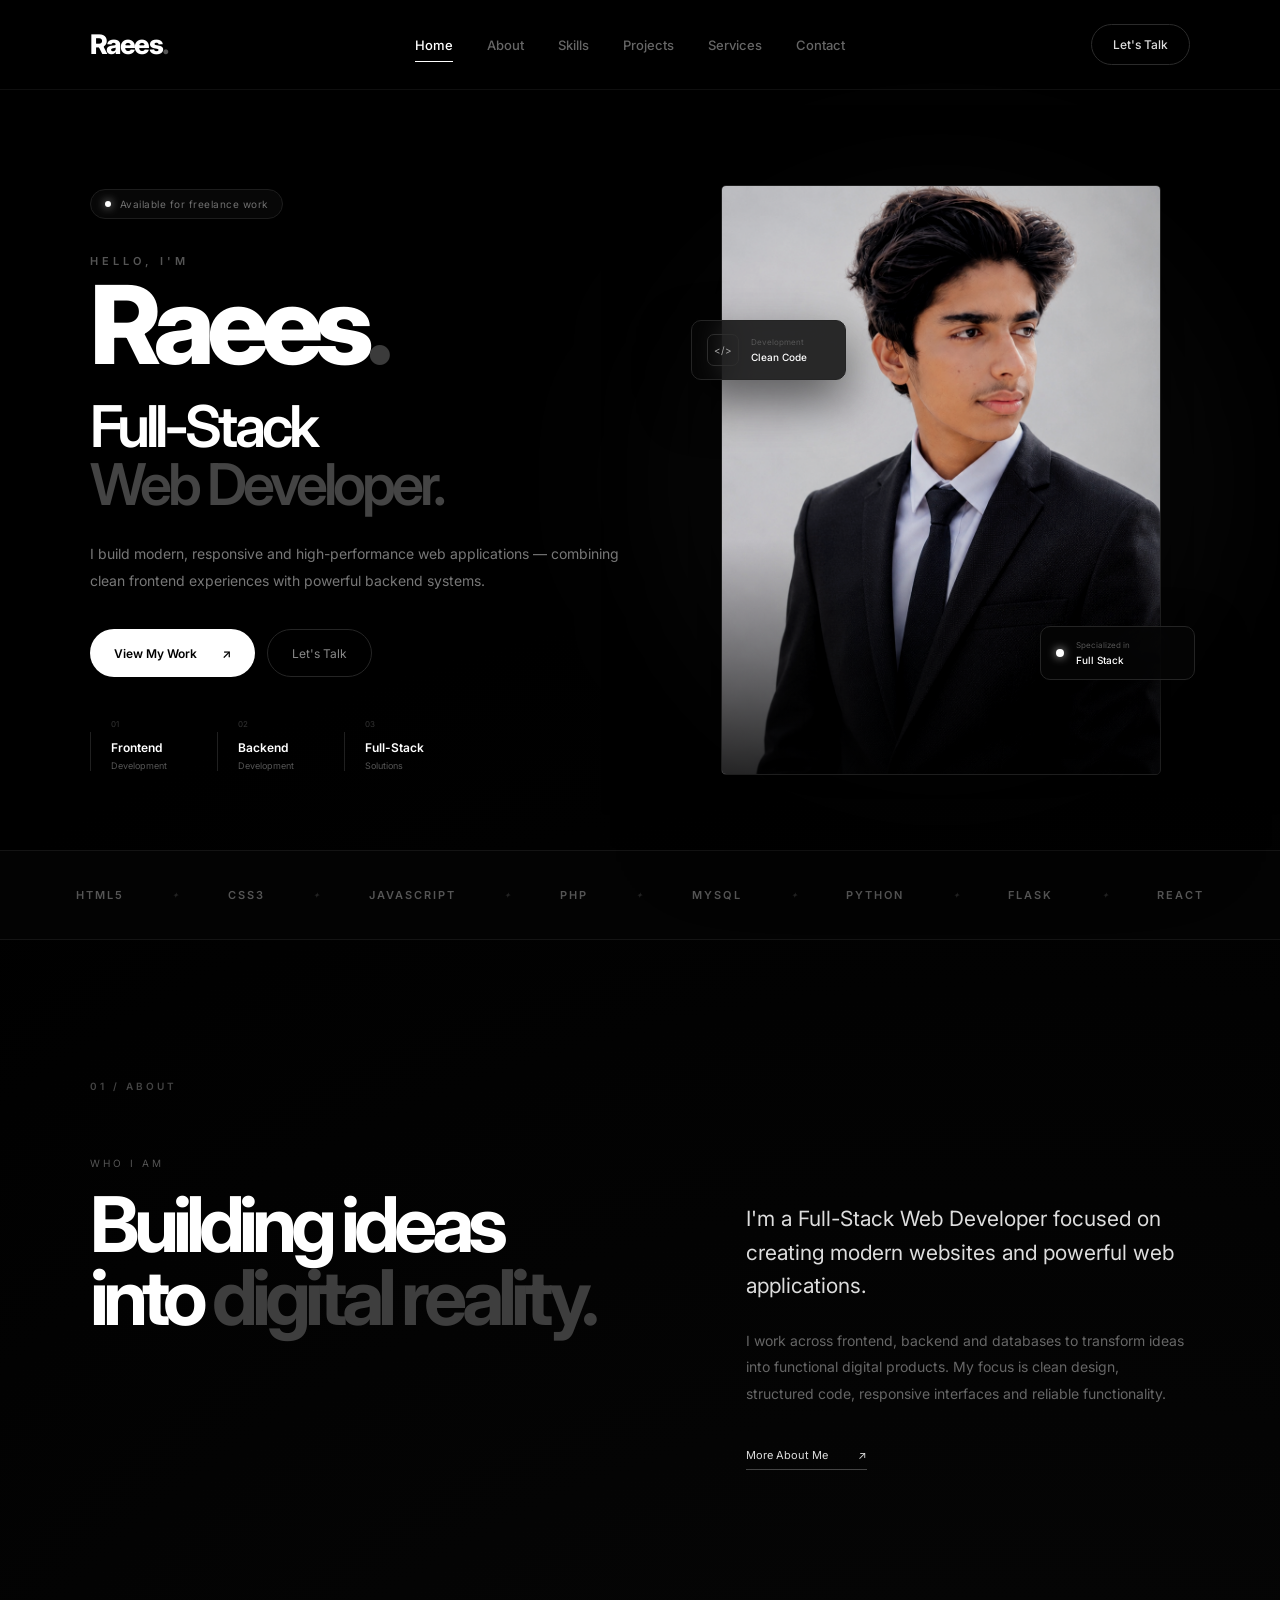
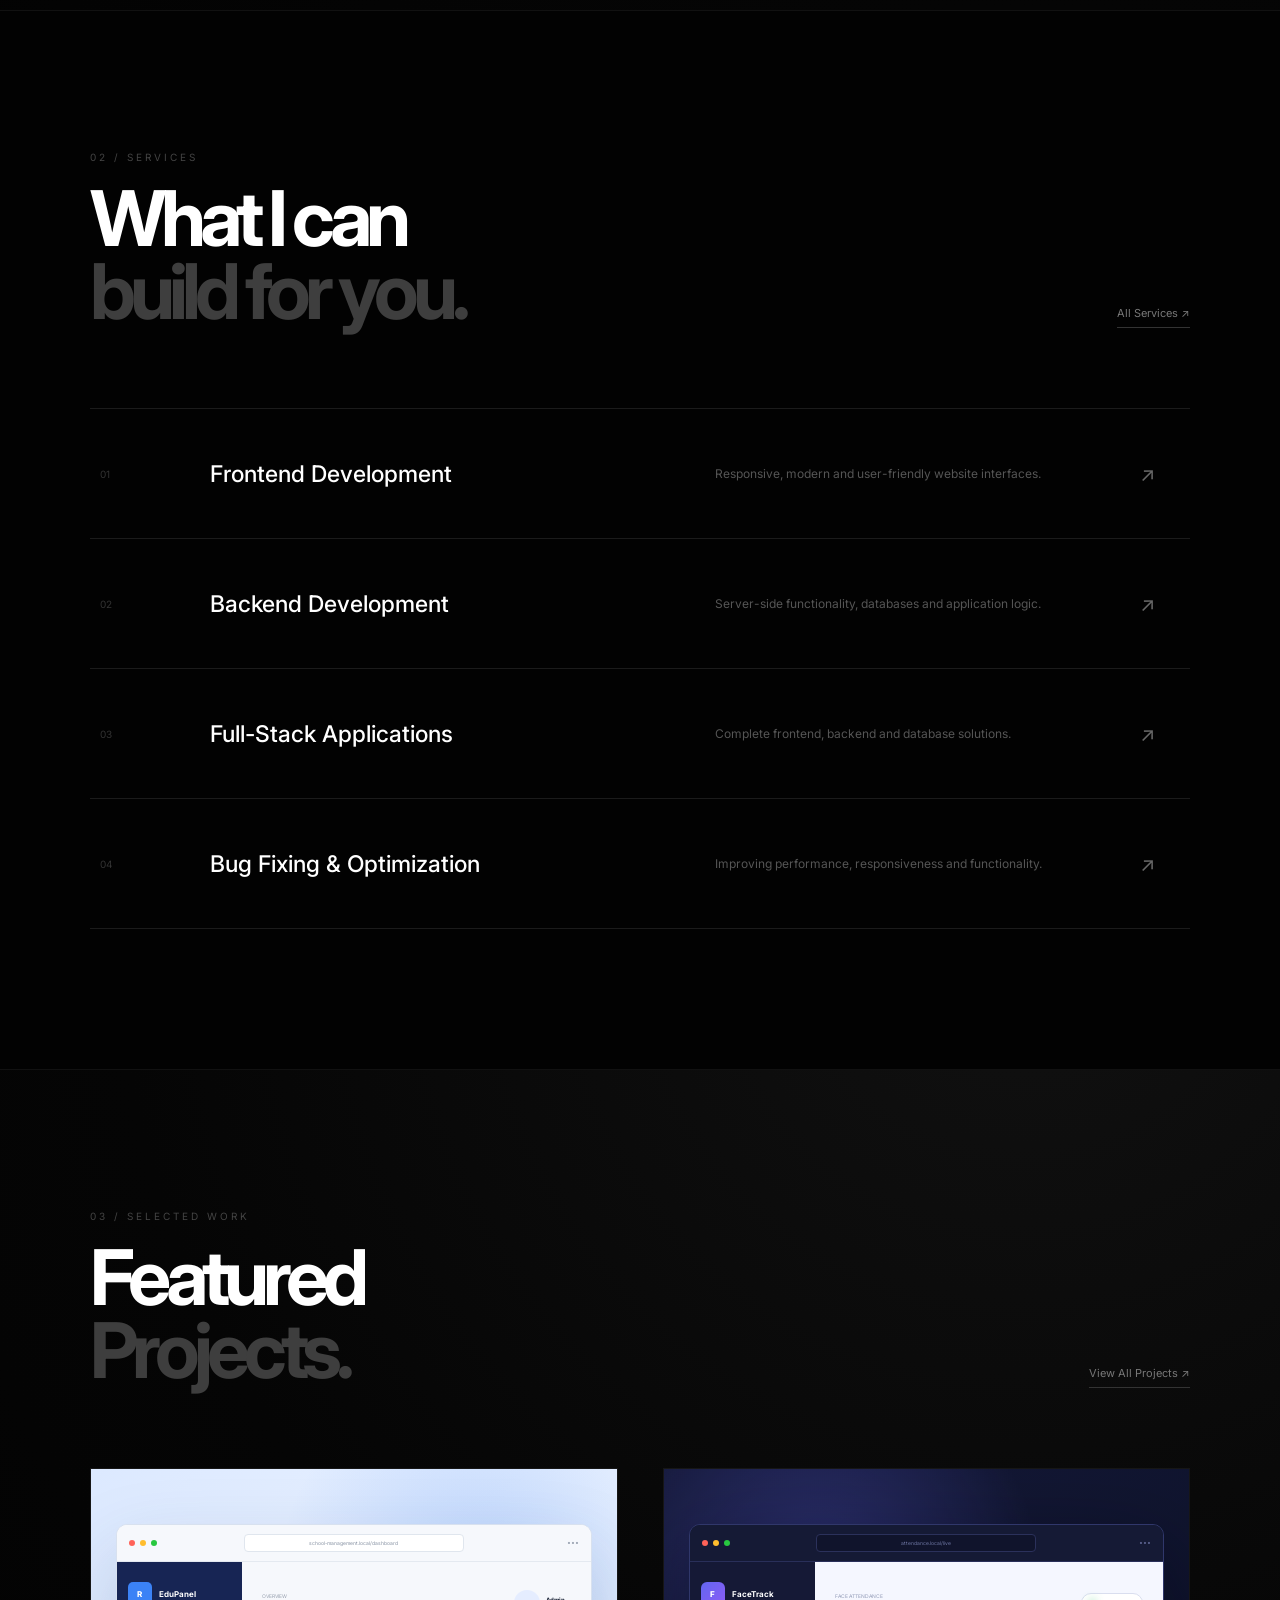
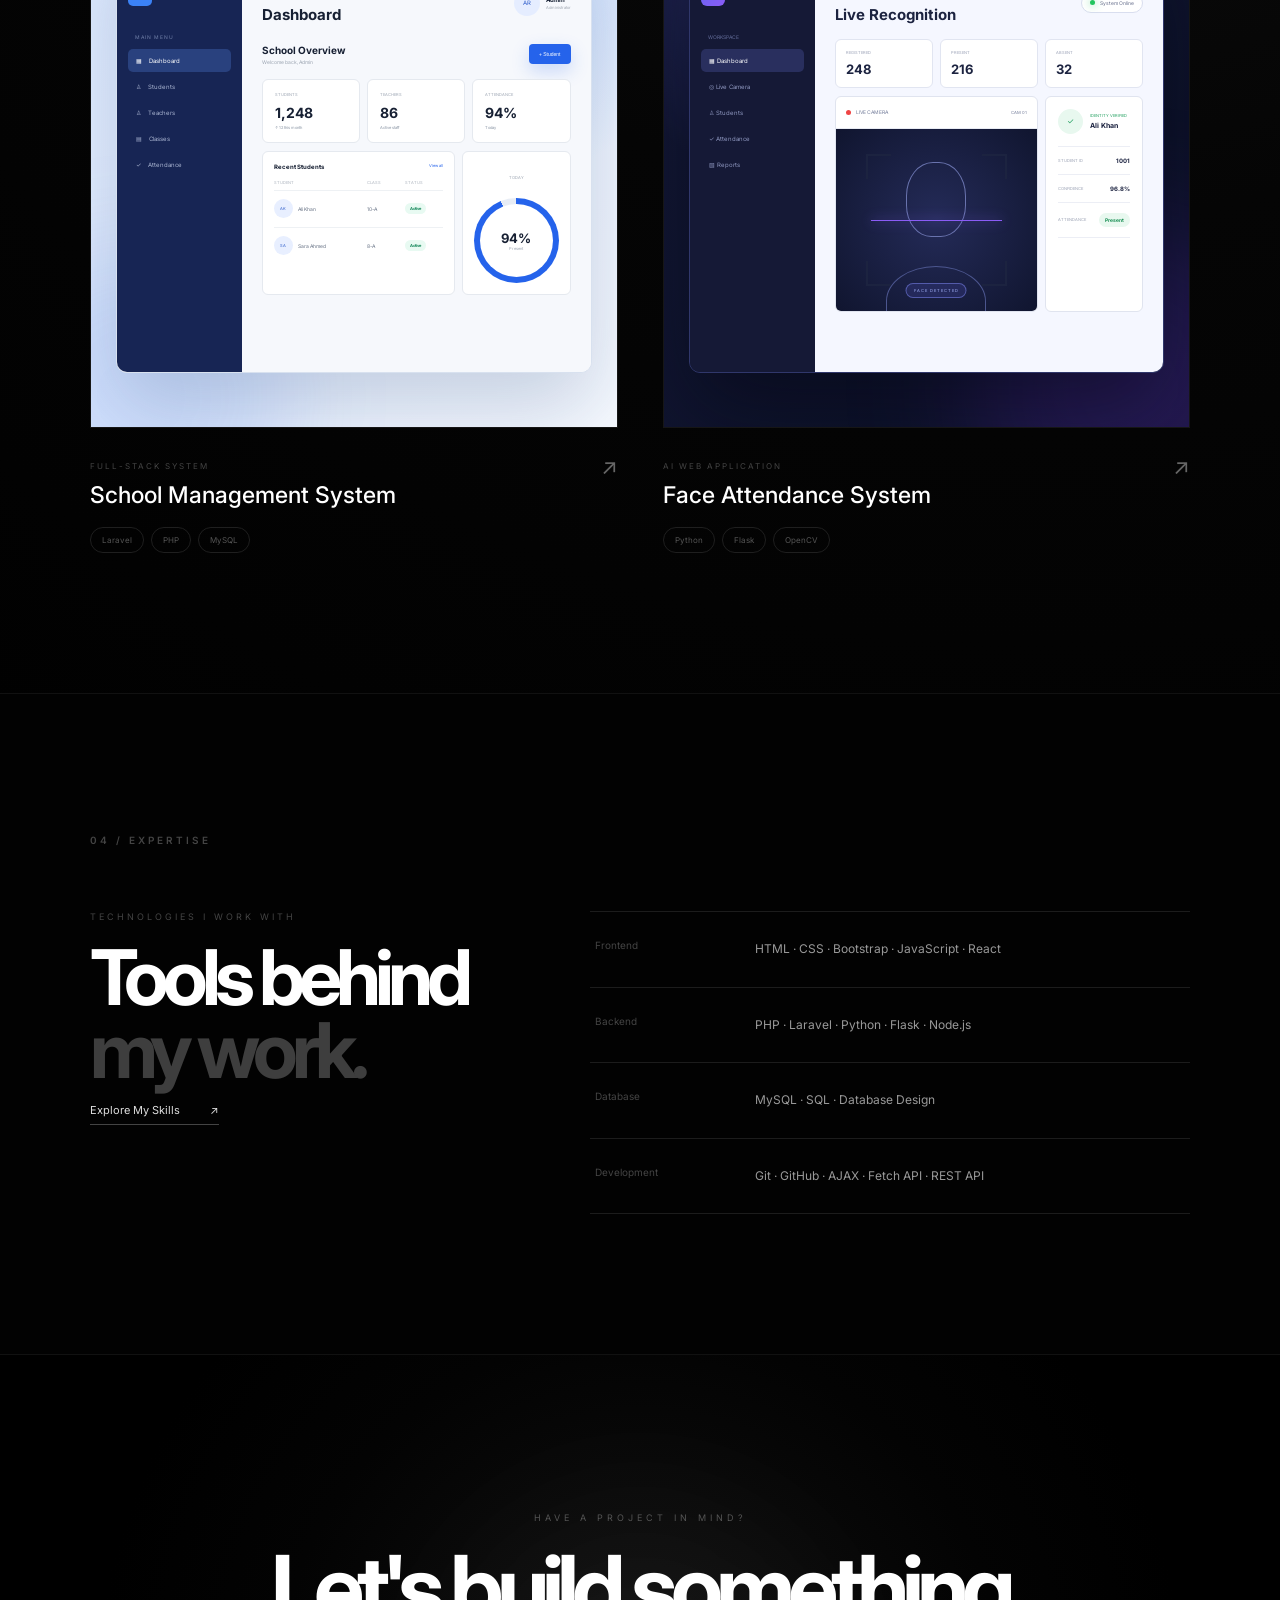
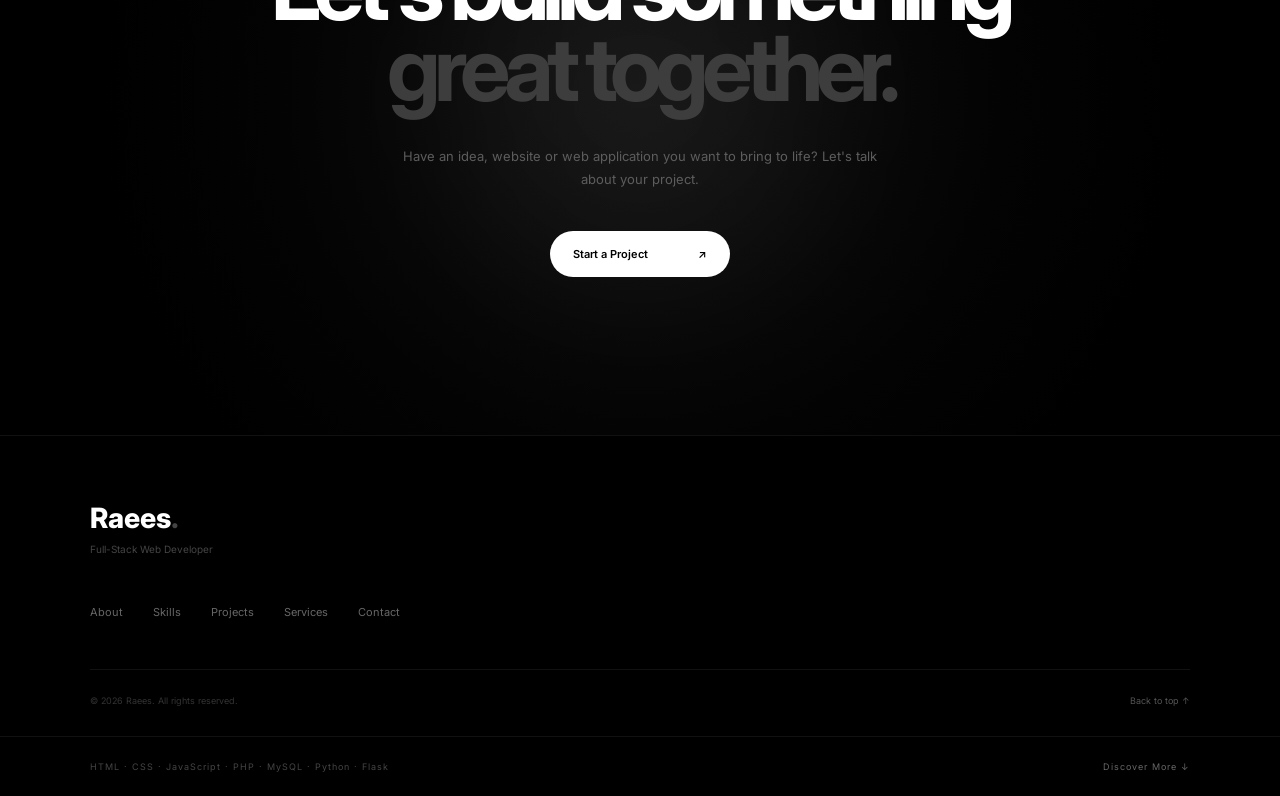
<file: index.html>
<!DOCTYPE html>
<html lang="en">

<head>
    <meta charset="UTF-8">
    <meta name="viewport" content="width=device-width, initial-scale=1.0">

    <title>Raees | Full-Stack Web Developer</title>

    <link rel="stylesheet" href="style.css">

    <link rel="preconnect" href="https://fonts.googleapis.com">
    <link rel="preconnect" href="https://fonts.gstatic.com" crossorigin>

    <link href="https://fonts.googleapis.com/css2?family=Inter:wght@400;500;600;700;800&display=swap"
          rel="stylesheet">
</head>

<body>

    <!-- ================= NAVBAR ================= -->

    <header class="header">

        <a href="index.html" class="logo">
            Raees<span>.</span>
        </a>

        <nav class="navbar">
            <a href="index.html" class="active">Home</a>
            <a href="about.html">About</a>
            <a href="skills.html">Skills</a>
            <a href="projects.html">Projects</a>
            <a href="services.html">Services</a>
            <a href="contact.html">Contact</a>
        </nav>

        <a href="contact.html" class="nav-btn">
            Let's Talk
        </a>

    
    <!-- MOBILE HAMBURGER -->
    <button class="menu-toggle" id="menuToggle" aria-label="Open menu">
        <span></span>
        <span></span>
        <span></span>
    </button>

</header>

    <main>

    <!-- ================= HERO ================= -->
    <section class="hero">

        <div class="hero-content">

            <div class="availability">
                <span></span>
                Available for freelance work
            </div>

            <p class="intro-label">HELLO, I'M</p>

            <h1>Raees<span>.</span></h1>

            <h2>
                Full-Stack
                <span>Web Developer.</span>
            </h2>

            <p class="hero-text">
                I build modern, responsive and high-performance web
                applications — combining clean frontend experiences
                with powerful backend systems.
            </p>

            <div class="hero-buttons">
                <a href="projects.html" class="btn-primary">
                    View My Work <span>↗</span>
                </a>

                <a href="contact.html" class="btn-secondary">
                    Let's Talk
                </a>

            </div>

            <div class="hero-skills">

                <div>
                    <span>01</span>
                    <strong>Frontend</strong>
                    <small>Development</small>
                </div>

                <div>
                    <span>02</span>
                    <strong>Backend</strong>
                    <small>Development</small>
                </div>

                <div>
                    <span>03</span>
                    <strong>Full-Stack</strong>
                    <small>Solutions</small>
                </div>

            </div>

        </div>


        <!-- HERO PHOTO -->

        <div class="hero-photo">

            <div class="photo-glow"></div>

            <div class="photo-frame">
                <img src="images/hero.jpg" alt="Raees Full Stack Web Developer">
                <div class="photo-overlay"></div>
            </div>

            <div class="floating-card card-code">
                <div class="floating-icon">&lt;/&gt;</div>

                <div>
                    <small>Development</small>
                    <strong>Clean Code</strong>
                </div>
            </div>

            <div class="floating-card card-stack">
                <div class="status-dot"></div>

                <div>
                    <small>Specialized in</small>
                    <strong>Full Stack</strong>
                </div>
            </div>

        </div>

    </section>


    <!-- ================= TECH STRIP ================= -->

    <section class="tech-strip">

        <span>HTML5</span>
        <i>✦</i>
        <span>CSS3</span>
        <i>✦</i>
        <span>JAVASCRIPT</span>
        <i>✦</i>
        <span>PHP</span>
        <i>✦</i>
        <span>MYSQL</span>
        <i>✦</i>
        <span>PYTHON</span>
        <i>✦</i>
        <span>FLASK</span>
        <i>✦</i>
        <span>REACT</span>

    </section>


    <!-- ================= ABOUT PREVIEW ================= -->

    <section class="home-about">

        <div class="home-section-number">
            01 / ABOUT
        </div>

        <div class="home-about-grid">

            <div class="home-about-title">

                <p>WHO I AM</p>

                <h2>
                    Building ideas<br>
                    into <span>digital reality.</span>
                </h2>

            </div>


            <div class="home-about-text">

                <p class="large-text">
                    I'm a Full-Stack Web Developer focused on creating
                    modern websites and powerful web applications.
                </p>

                <p>
                    I work across frontend, backend and databases to
                    transform ideas into functional digital products.
                    My focus is clean design, structured code,
                    responsive interfaces and reliable functionality.
                </p>

                <a href="about.html" class="text-link">
                    More About Me
                    <span>↗</span>
                </a>

            </div>

        </div>

    </section>


    <!-- ================= SERVICES PREVIEW ================= -->

    <section class="home-services">

        <div class="home-section-header">

            <div>
                <p>02 / SERVICES</p>

                <h2>
                    What I can<br>
                    <span>build for you.</span>
                </h2>
            </div>

            <a href="services.html">
                All Services ↗
            </a>

        </div>


        <div class="home-service-list">

            <a href="services.html" class="home-service-item">

                <span class="service-num">01</span>

                <h3>Frontend Development</h3>

                <p>
                    Responsive, modern and user-friendly
                    website interfaces.
                </p>

                <strong>↗</strong>

            </a>


            <a href="services.html" class="home-service-item">

                <span class="service-num">02</span>

                <h3>Backend Development</h3>

                <p>
                    Server-side functionality, databases
                    and application logic.
                </p>

                <strong>↗</strong>

            </a>


            <a href="services.html" class="home-service-item">

                <span class="service-num">03</span>

                <h3>Full-Stack Applications</h3>

                <p>
                    Complete frontend, backend and database
                    solutions.
                </p>

                <strong>↗</strong>

            </a>


            <a href="services.html" class="home-service-item">

                <span class="service-num">04</span>

                <h3>Bug Fixing & Optimization</h3>

                <p>
                    Improving performance, responsiveness
                    and functionality.
                </p>

                <strong>↗</strong>

            </a>

        </div>

    </section>


    <!-- ================= FEATURED PROJECTS ================= -->

    <section class="featured-work">

        <div class="home-section-header">

            <div>
                <p>03 / SELECTED WORK</p>

                <h2>
                    Featured<br>
                    <span>Projects.</span>
                </h2>
            </div>

            <a href="projects.html">
                View All Projects ↗
            </a>

        </div>


    <div class="featured-grid home-projects-grid">

    <!-- ================= PROJECT 01 ================= -->

    <a href="projects.html" class="featured-card home-project-card school-home-card">

        <div class="featured-image home-project-preview">

            <div class="home-app-window school-home-window">

                <div class="home-browser">
                    <div class="home-browser-dots">
                        <i></i><i></i><i></i>
                    </div>

                    <div class="home-browser-url">
                        school-management.local/dashboard
                    </div>

                    <span>•••</span>
                </div>


                <div class="home-school-app">

                    <aside class="home-school-sidebar">

                        <div class="hs-logo">
                            <span>R</span>
                            <strong>EduPanel</strong>
                        </div>

                        <small>MAIN MENU</small>

                        <div class="hs-nav active">
                            <i>▦</i>
                            Dashboard
                        </div>

                        <div class="hs-nav">
                            <i>♙</i>
                            Students
                        </div>

                        <div class="hs-nav">
                            <i>♙</i>
                            Teachers
                        </div>

                        <div class="hs-nav">
                            <i>▤</i>
                            Classes
                        </div>

                        <div class="hs-nav">
                            <i>✓</i>
                            Attendance
                        </div>

                    </aside>


                    <div class="home-school-main">

                        <div class="hs-top">

                            <div>
                                <small>OVERVIEW</small>
                                <h4>Dashboard</h4>
                            </div>

                            <div class="hs-profile">
                                <span>AR</span>

                                <div>
                                    <strong>Admin</strong>
                                    <small>Administrator</small>
                                </div>
                            </div>

                        </div>


                        <div class="hs-welcome">

                            <div>
                                <strong>School Overview</strong>
                                <small>Welcome back, Admin</small>
                            </div>

                            <button>+ Student</button>

                        </div>


                        <div class="hs-stats">

                            <div>
                                <span>STUDENTS</span>
                                <strong>1,248</strong>
                                <small>↑ 12 this month</small>
                            </div>

                            <div>
                                <span>TEACHERS</span>
                                <strong>86</strong>
                                <small>Active staff</small>
                            </div>

                            <div>
                                <span>ATTENDANCE</span>
                                <strong>94%</strong>
                                <small>Today</small>
                            </div>

                        </div>


                        <div class="hs-bottom">

                            <div class="hs-student-card">

                                <div class="hs-card-title">
                                    <strong>Recent Students</strong>
                                    <span>View all</span>
                                </div>

                                <div class="hs-table-head">
                                    <span>STUDENT</span>
                                    <span>CLASS</span>
                                    <span>STATUS</span>
                                </div>

                                <div class="hs-student">
                                    <span>
                                        <i>AK</i>
                                        Ali Khan
                                    </span>
                                    <span>10-A</span>
                                    <b>Active</b>
                                </div>

                                <div class="hs-student">
                                    <span>
                                        <i>SA</i>
                                        Sara Ahmed
                                    </span>
                                    <span>8-A</span>
                                    <b>Active</b>
                                </div>

                            </div>


                            <div class="hs-attendance">

                                <small>TODAY</small>

                                <div class="hs-ring">
                                    <div>
                                        <strong>94%</strong>
                                        <span>Present</span>
                                    </div>
                                </div>

                            </div>

                        </div>

                    </div>

                </div>

            </div>

        </div>


        <div class="featured-info">

            <div>
                <small>FULL-STACK SYSTEM</small>
                <h3>School Management System</h3>
            </div>

            <span>↗</span>

        </div>

        <div class="featured-tags">
            <span>Laravel</span>
            <span>PHP</span>
            <span>MySQL</span>
        </div>

    </a>



    <!-- ================= PROJECT 02 ================= -->

    <a href="projects.html" class="featured-card home-project-card face-home-card">

        <div class="featured-image home-project-preview">

            <div class="home-app-window face-home-window">

                <div class="home-browser">

                    <div class="home-browser-dots">
                        <i></i><i></i><i></i>
                    </div>

                    <div class="home-browser-url">
                        attendance.local/live
                    </div>

                    <span>•••</span>

                </div>


                <div class="home-face-app">

                    <aside class="hf-sidebar">

                        <div class="hf-logo">
                            <span>F</span>
                            <strong>FaceTrack</strong>
                        </div>

                        <small>WORKSPACE</small>

                        <div class="hf-nav active">▦ Dashboard</div>
                        <div class="hf-nav">◎ Live Camera</div>
                        <div class="hf-nav">♙ Students</div>
                        <div class="hf-nav">✓ Attendance</div>
                        <div class="hf-nav">▧ Reports</div>

                    </aside>


                    <div class="hf-main">

                        <div class="hf-header">

                            <div>
                                <small>FACE ATTENDANCE</small>
                                <h4>Live Recognition</h4>
                            </div>

                            <div class="hf-online">
                                <i></i>
                                System Online
                            </div>

                        </div>


                        <div class="hf-stats">

                            <div>
                                <span>REGISTERED</span>
                                <strong>248</strong>
                            </div>

                            <div>
                                <span>PRESENT</span>
                                <strong>216</strong>
                            </div>

                            <div>
                                <span>ABSENT</span>
                                <strong>32</strong>
                            </div>

                        </div>


                        <div class="hf-content">

                            <div class="hf-camera">

                                <div class="hf-camera-top">
                                    <span>
                                        <i></i>
                                        LIVE CAMERA
                                    </span>

                                    <small>CAM 01</small>
                                </div>


                                <div class="hf-scan-area">

                                    <div class="hf-face-head"></div>

                                    <div class="hf-face-body"></div>

                                    <div class="hf-corner hf-tl"></div>
                                    <div class="hf-corner hf-tr"></div>
                                    <div class="hf-corner hf-bl"></div>
                                    <div class="hf-corner hf-br"></div>

                                    <div class="hf-scan-line"></div>

                                    <div class="hf-detected">
                                        FACE DETECTED
                                    </div>

                                </div>

                            </div>


                            <div class="hf-result">

                                <div class="hf-verified">
                                    <span>✓</span>

                                    <div>
                                        <small>IDENTITY VERIFIED</small>
                                        <strong>Ali Khan</strong>
                                    </div>
                                </div>

                                <div class="hf-detail">
                                    <span>STUDENT ID</span>
                                    <strong>1001</strong>
                                </div>

                                <div class="hf-detail">
                                    <span>CONFIDENCE</span>
                                    <strong>96.8%</strong>
                                </div>

                                <div class="hf-detail">
                                    <span>ATTENDANCE</span>
                                    <b>Present</b>
                                </div>

                            </div>

                        </div>

                    </div>

                </div>

            </div>

        </div>


        <div class="featured-info">

            <div>
                <small>AI WEB APPLICATION</small>
                <h3>Face Attendance System</h3>
            </div>

            <span>↗</span>

        </div>

        <div class="featured-tags">
            <span>Python</span>
            <span>Flask</span>
            <span>OpenCV</span>
        </div>

    </a>

</div>

    </section>


    <!-- ================= SKILLS PREVIEW ================= -->

    <section class="home-expertise">

        <div class="home-section-number">
            04 / EXPERTISE
        </div>

        <div class="expertise-grid">

            <div>

                <p class="expertise-small">
                    TECHNOLOGIES I WORK WITH
                </p>

                <h2>
                    Tools behind<br>
                    <span>my work.</span>
                </h2>

                <a href="skills.html" class="text-link">
                    Explore My Skills
                    <span>↗</span>
                </a>

            </div>


            <div class="expertise-list">

                <div>
                    <span>Frontend</span>
                    <strong>
                        HTML · CSS · Bootstrap · JavaScript · React
                    </strong>
                </div>

                <div>
                    <span>Backend</span>
                    <strong>
                        PHP · Laravel · Python · Flask · Node.js
                    </strong>
                </div>

                <div>
                    <span>Database</span>
                    <strong>
                        MySQL · SQL · Database Design
                    </strong>
                </div>

                <div>
                    <span>Development</span>
                    <strong>
                        Git · GitHub · AJAX · Fetch API · REST API
                    </strong>
                </div>

            </div>

        </div>

    </section>


    <!-- ================= FINAL CTA ================= -->

    <section class="home-cta">

        <p>HAVE A PROJECT IN MIND?</p>

        <h2>
            Let's build something<br>
            <span>great together.</span>
        </h2>

        <p class="cta-text">
            Have an idea, website or web application you want
            to bring to life? Let's talk about your project.
        </p>

        <a href="contact.html" class="cta-button">
            Start a Project
            <span>↗</span>
        </a>

    </section>

</main>


<!-- ================= FOOTER ================= -->

<footer class="footer">

    <div class="footer-brand">

        <a href="index.html">
            Raees<span>.</span>
        </a>

        <p>
            Full-Stack Web Developer
        </p>

    </div>


    <div class="footer-nav">

        <a href="about.html">About</a>
        <a href="skills.html">Skills</a>
        <a href="projects.html">Projects</a>
        <a href="services.html">Services</a>
        <a href="contact.html">Contact</a>

    </div>


    <div class="footer-bottom">

        <span>
            © 2026 Raees. All rights reserved.
        </span>

        <a href="#">
            Back to top ↑
        </a>

    </div>

</footer>


    <!-- ================= BOTTOM BAR ================= -->

    <div class="bottom-bar">

        <p>
            HTML · CSS · JavaScript · PHP · MySQL · Python · Flask
        </p>

        <a href="about.html">
            Discover More ↓
        </a>

    </div>


    <script src="script.js"></script>

</body>
</html>
</file>
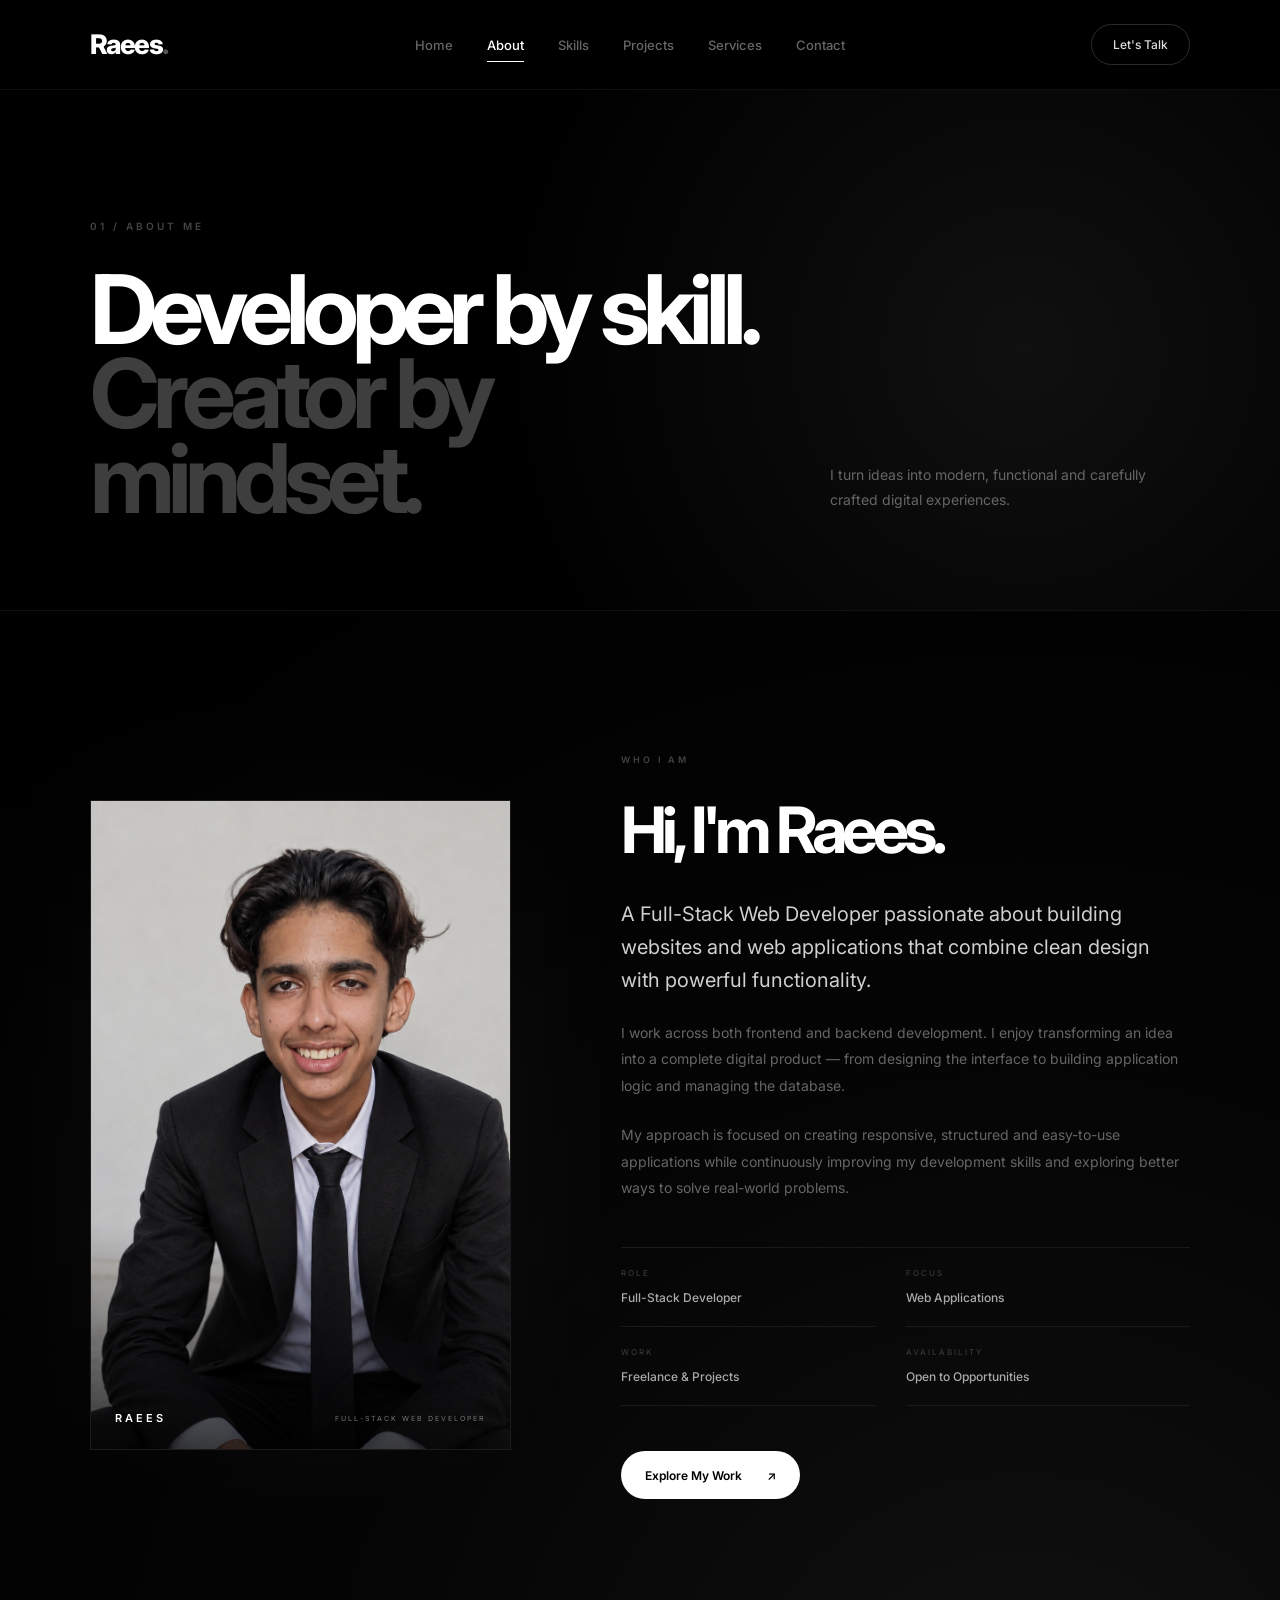
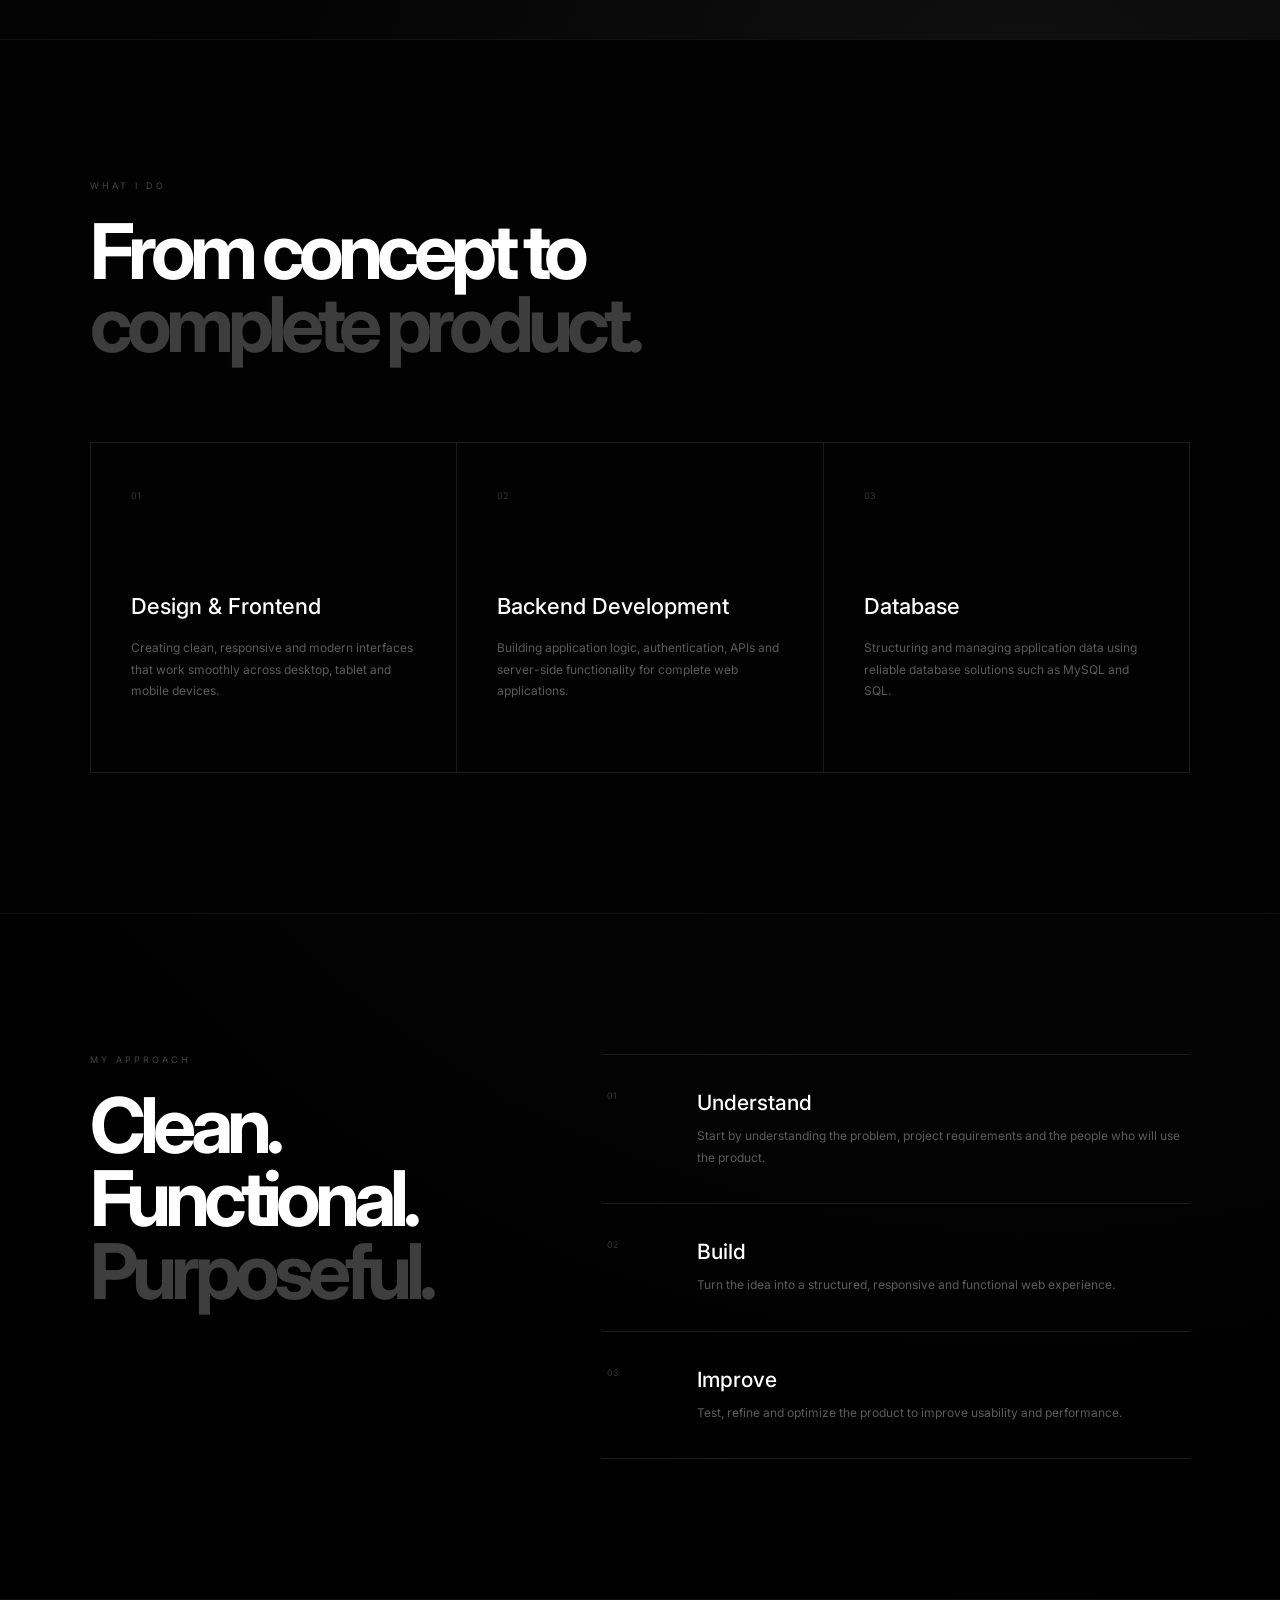
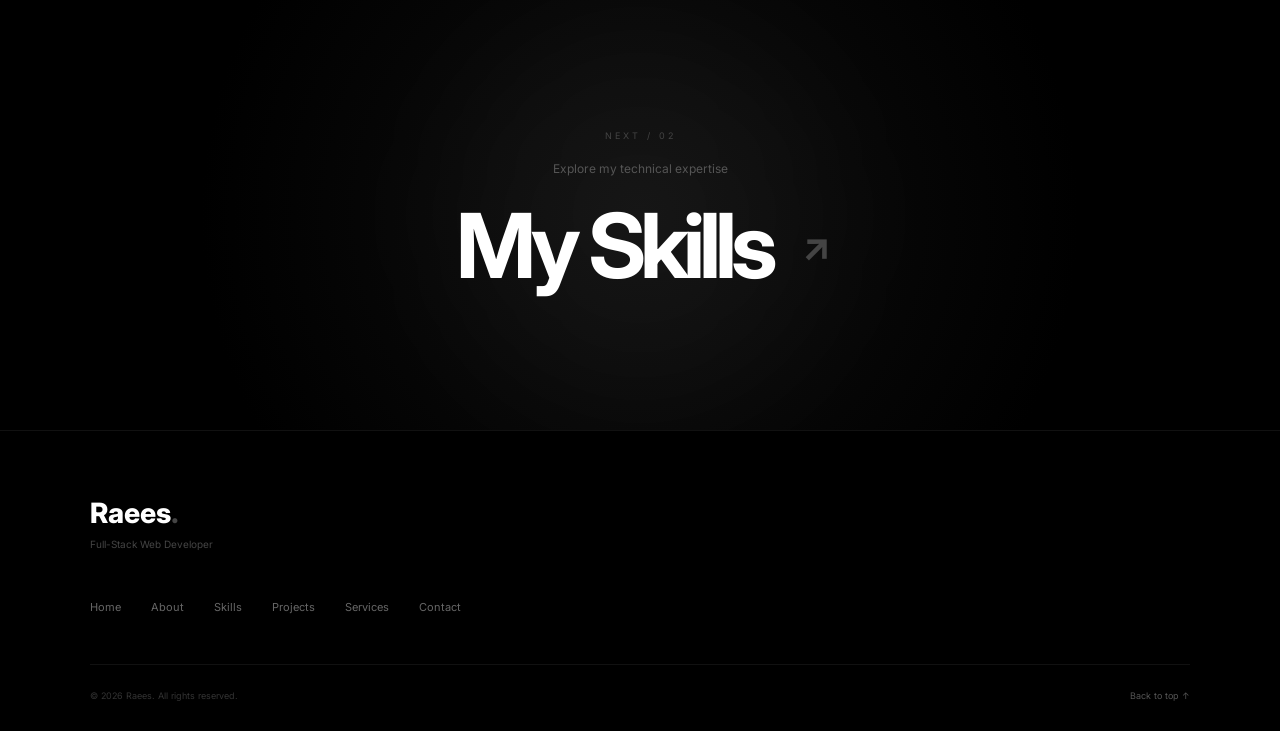
<file: about.html>
<!DOCTYPE html>
<html lang="en">

<head>
    <meta charset="UTF-8">
    <meta name="viewport" content="width=device-width, initial-scale=1.0">

    <title>About | Raees - Full-Stack Developer</title>

    <link rel="stylesheet" href="style.css">

    <link rel="preconnect" href="https://fonts.googleapis.com">
    <link rel="preconnect" href="https://fonts.gstatic.com" crossorigin>

    <link href="https://fonts.googleapis.com/css2?family=Inter:wght@400;500;600;700;800&display=swap"
          rel="stylesheet">
</head>

<body>

    <!-- NAVBAR -->

    <header class="header">

        <a href="index.html" class="logo">
            Raees<span>.</span>
        </a>

        <nav class="navbar">
            <a href="index.html">Home</a>
            <a href="about.html" class="active">About</a>
            <a href="skills.html">Skills</a>
            <a href="projects.html">Projects</a>
            <a href="services.html">Services</a>
            <a href="contact.html">Contact</a>
        </nav>

        <a href="contact.html" class="nav-btn">
            Let's Talk
        </a>

        <!-- MOBILE HAMBURGER -->

        <button class="menu-toggle" id="menuToggle" aria-label="Open menu">
            <span></span>
            <span></span>
            <span></span>
        </button>

    </header>


    <main>

        <!-- ABOUT HERO -->

        <section class="about-page-hero">

            <div class="about-page-label">
                01 / ABOUT ME
            </div>

            <div class="about-page-heading">

                <h1>
                    Developer by skill.<br>
                    <span>Creator by mindset.</span>
                </h1>

                <p>
                    I turn ideas into modern, functional and
                    carefully crafted digital experiences.
                </p>

            </div>

        </section>


        <!-- MAIN ABOUT -->

        <section class="about-main">

            <!-- PHOTO -->

            <div class="about-main-photo">

                <div class="about-photo-glow"></div>

                <div class="about-photo-box">

                    <img
                        src="images/about.jpg"
                        alt="Raees Full Stack Developer"
                    >

                    <div class="about-photo-shade"></div>

                </div>

                <div class="about-photo-caption">
                    <span>RAEES</span>
                    <small>FULL-STACK WEB DEVELOPER</small>
                </div>

            </div>


            <!-- CONTENT -->

            <div class="about-main-content">

                <p class="about-mini-title">
                    WHO I AM
                </p>

                <h2>
                    Hi, I'm Raees.
                </h2>

                <p class="about-lead">
                    A Full-Stack Web Developer passionate about
                    building websites and web applications that
                    combine clean design with powerful functionality.
                </p>

                <p>
                    I work across both frontend and backend development.
                    I enjoy transforming an idea into a complete digital
                    product — from designing the interface to building
                    application logic and managing the database.
                </p>

                <p>
                    My approach is focused on creating responsive,
                    structured and easy-to-use applications while
                    continuously improving my development skills and
                    exploring better ways to solve real-world problems.
                </p>


                <!-- DETAILS -->

                <div class="about-details">

                    <div>
                        <span>ROLE</span>
                        <strong>Full-Stack Developer</strong>
                    </div>

                    <div>
                        <span>FOCUS</span>
                        <strong>Web Applications</strong>
                    </div>

                    <div>
                        <span>WORK</span>
                        <strong>Freelance & Projects</strong>
                    </div>

                    <div>
                        <span>AVAILABILITY</span>
                        <strong>Open to Opportunities</strong>
                    </div>

                </div>


                <a href="projects.html" class="btn-primary about-button">
                    Explore My Work
                    <span>↗</span>
                </a>

            </div>

        </section>


        <!-- WHAT I DO -->

        <section class="about-what">

            <div class="about-section-top">

                <span>WHAT I DO</span>

                <h2>
                    From concept to<br>
                    <em>complete product.</em>
                </h2>

            </div>


            <div class="about-what-grid">

                <div class="about-what-card">

                    <span>01</span>

                    <h3>Design & Frontend</h3>

                    <p>
                        Creating clean, responsive and modern
                        interfaces that work smoothly across
                        desktop, tablet and mobile devices.
                    </p>

                </div>


                <div class="about-what-card">

                    <span>02</span>

                    <h3>Backend Development</h3>

                    <p>
                        Building application logic, authentication,
                        APIs and server-side functionality for
                        complete web applications.
                    </p>

                </div>


                <div class="about-what-card">

                    <span>03</span>

                    <h3>Database</h3>

                    <p>
                        Structuring and managing application data
                        using reliable database solutions such
                        as MySQL and SQL.
                    </p>

                </div>

            </div>

        </section>


        <!-- DEVELOPMENT PHILOSOPHY -->

        <section class="about-philosophy">

            <div class="philosophy-left">

                <span>MY APPROACH</span>

                <h2>
                    Clean.<br>
                    Functional.<br>
                    <em>Purposeful.</em>
                </h2>

            </div>


            <div class="philosophy-right">

                <div class="philosophy-item">

                    <span>01</span>

                    <div>
                        <h3>Understand</h3>

                        <p>
                            Start by understanding the problem,
                            project requirements and the people
                            who will use the product.
                        </p>
                    </div>

                </div>


                <div class="philosophy-item">

                    <span>02</span>

                    <div>
                        <h3>Build</h3>

                        <p>
                            Turn the idea into a structured,
                            responsive and functional web
                            experience.
                        </p>
                    </div>

                </div>


                <div class="philosophy-item">

                    <span>03</span>

                    <div>
                        <h3>Improve</h3>

                        <p>
                            Test, refine and optimize the product
                            to improve usability and performance.
                        </p>
                    </div>

                </div>

            </div>

        </section>


        <!-- NEXT PAGE -->

        <section class="about-next">

            <span>NEXT / 02</span>

            <p>
                Explore my technical expertise
            </p>

            <a href="skills.html">
                My Skills
                <strong>↗</strong>
            </a>

        </section>

    </main>


    <!-- FOOTER -->

    <footer class="footer">

        <div class="footer-brand">

            <a href="index.html">
                Raees<span>.</span>
            </a>

            <p>
                Full-Stack Web Developer
            </p>

        </div>


        <div class="footer-nav">

            <a href="index.html">Home</a>
            <a href="about.html">About</a>
            <a href="skills.html">Skills</a>
            <a href="projects.html">Projects</a>
            <a href="services.html">Services</a>
            <a href="contact.html">Contact</a>

        </div>


        <div class="footer-bottom">

            <span>
                © 2026 Raees. All rights reserved.
            </span>

            <a href="#">
                Back to top ↑
            </a>

        </div>

    </footer>


    <script src="script.js"></script>

</body>
</html>
</file>
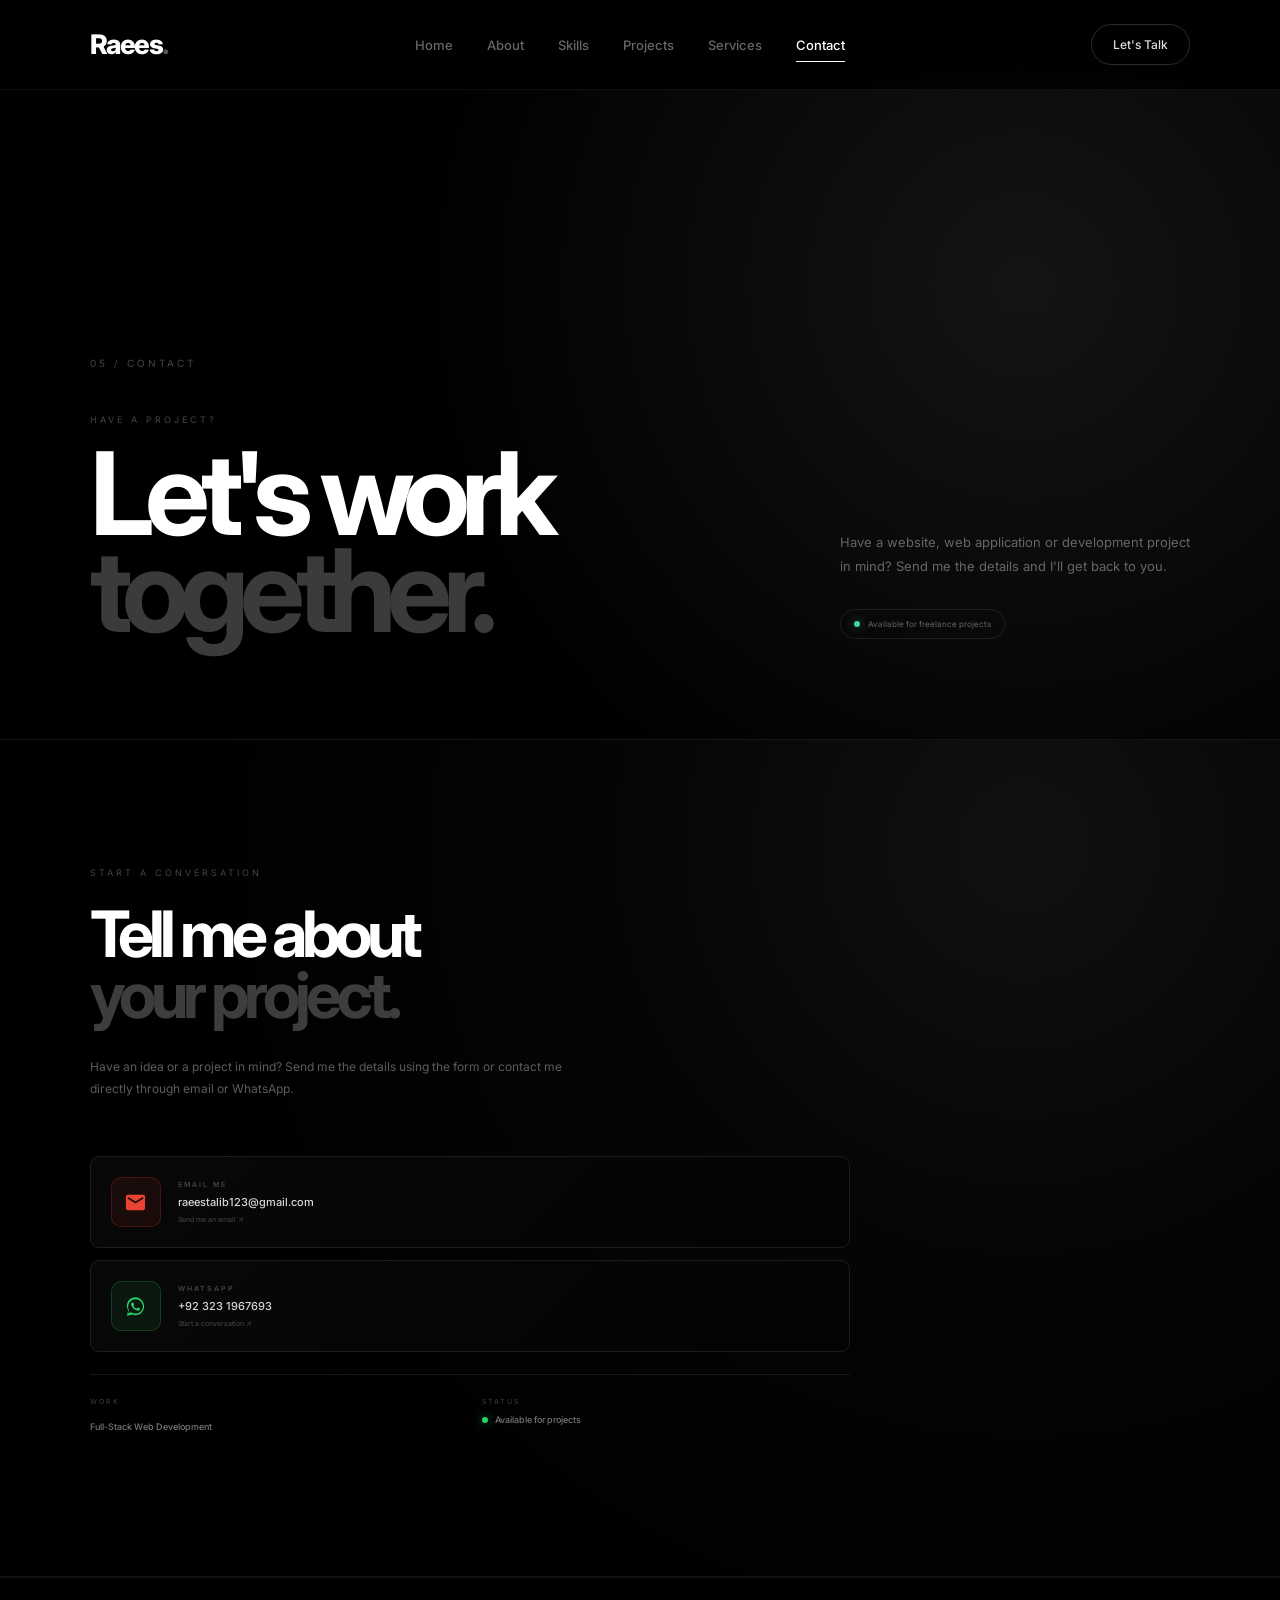
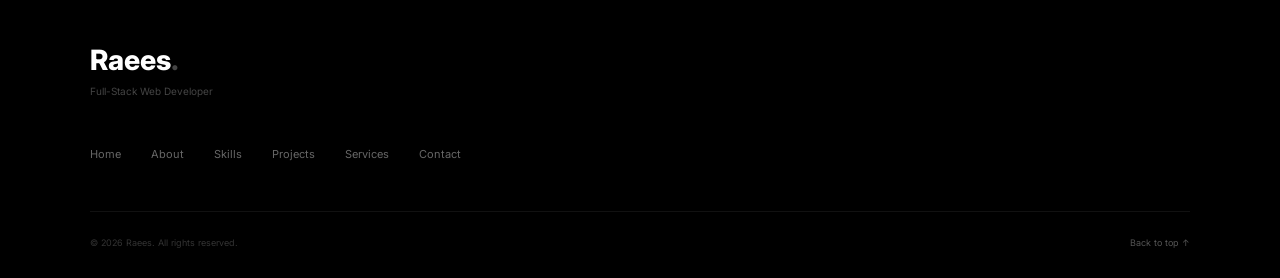
<file: contact.html>
<!DOCTYPE html>
<html lang="en">

<head>

    <meta charset="UTF-8">

    <meta
        name="viewport"
        content="width=device-width, initial-scale=1.0"
    >

    <title>
        Contact | Raees - Full-Stack Web Developer
    </title>

    <link
        rel="stylesheet"
        href="style.css"
    >

    <link
        rel="preconnect"
        href="https://fonts.googleapis.com"
    >

    <link
        rel="preconnect"
        href="https://fonts.gstatic.com"
        crossorigin
    >

    <link
        href="https://fonts.googleapis.com/css2?family=Inter:wght@400;500;600;700;800&display=swap"
        rel="stylesheet"
    >

</head>


<body>


<!-- =====================================================
     NAVBAR
===================================================== -->

<header class="header">

    <a
        href="index.html"
        class="logo"
    >
        Raees<span>.</span>
    </a>


    <nav class="navbar">

        <a href="index.html">
            Home
        </a>

        <a href="about.html">
            About
        </a>

        <a href="skills.html">
            Skills
        </a>

        <a href="projects.html">
            Projects
        </a>

        <a href="services.html">
            Services
        </a>

        <a
            href="contact.html"
            class="active"
        >
            Contact
        </a>

    </nav>


    <a
        href="mailto:raeestalib123@gmail.com"
        class="nav-btn"
    >
        Let's Talk
    </a>


    <!-- MOBILE HAMBURGER -->

    <button
        class="menu-toggle"
        id="menuToggle"
        aria-label="Open menu"
    >
        <span></span>
        <span></span>
        <span></span>
    </button>

</header>



<main>


<!-- =====================================================
     CONTACT HERO
===================================================== -->

<section class="contact-hero">

    <span class="contact-number">
        05 / CONTACT
    </span>


    <div class="contact-hero-grid">


        <div>

            <p class="contact-label">
                HAVE A PROJECT?
            </p>

            <h1>
                Let's work<br>
                <span>together.</span>
            </h1>

        </div>


        <div class="contact-intro">

            <p>
                Have a website, web application or development
                project in mind? Send me the details and I'll
                get back to you.
            </p>

            <div class="contact-status">
                <i></i>
                Available for freelance projects
            </div>

        </div>


    </div>

</section>



<!-- =====================================================
     CONTACT SECTION
===================================================== -->

<section class="contact-main">


    <!-- LEFT SIDE -->

    <div class="contact-left">


        <span class="contact-small-title">
            START A CONVERSATION
        </span>


        <h2>
            Tell me about<br>
            <span>your project.</span>
        </h2>


        <p>
            Have an idea or a project in mind? Send me the
            details using the form or contact me directly
            through email or WhatsApp.
        </p>



        <!-- CONTACT INFORMATION -->

        <div class="contact-info">


            <!-- EMAIL -->

            <a
                href="mailto:raeestalib123@gmail.com"
                class="contact-info-card"
            >

                <div class="contact-info-icon email-icon">

                    <svg
                        viewBox="0 0 24 24"
                        aria-hidden="true"
                    >
                        <path
                            d="M20 4H4C2.9 4 2 4.9 2 6v12c0 1.1.9 2 2 2h16c1.1 0 2-.9 2-2V6c0-1.1-.9-2-2-2zm0 4-8 5-8-5V6l8 5 8-5v2z"
                        />
                    </svg>

                </div>


                <div class="contact-info-text">

                    <span>
                        EMAIL ME
                    </span>

                    <strong>
                        raeestalib123@gmail.com
                    </strong>

                    <small>
                        Send me an email ↗
                    </small>

                </div>

            </a>



            <!-- WHATSAPP -->

            <a
                href="https://wa.me/923231967693"
                target="_blank"
                rel="noopener noreferrer"
                class="contact-info-card"
            >

                <div class="contact-info-icon whatsapp-icon">

                    <svg
                        viewBox="0 0 32 32"
                        aria-hidden="true"
                    >

                        <path
                            d="M16.04 3C9.4 3 4 8.37 4 15c0 2.33.68 4.6 1.96 6.54L4 29l7.68-2.01A12.03 12.03 0 0 0 16.04 28C22.68 28 28 22.63 28 16S22.68 3 16.04 3zm0 22.8c-1.94 0-3.84-.52-5.5-1.5l-.4-.24-4.55 1.2 1.22-4.43-.26-.42A9.73 9.73 0 0 1 5.8 16c0-5.65 4.6-10.24 10.24-10.24S26.2 10.35 26.2 16s-4.52 9.8-10.16 9.8zm5.62-7.36c-.3-.15-1.8-.89-2.08-.99-.28-.1-.48-.15-.68.15-.2.3-.78.99-.96 1.19-.18.2-.35.22-.66.07-.3-.15-1.28-.47-2.44-1.5-.9-.8-1.51-1.8-1.69-2.1-.18-.3-.02-.47.13-.62.14-.13.3-.35.46-.53.15-.18.2-.3.3-.5.1-.2.05-.38-.02-.53-.08-.15-.68-1.64-.93-2.25-.25-.59-.5-.5-.68-.51h-.58c-.2 0-.53.08-.81.38-.28.3-1.06 1.04-1.06 2.54s1.09 2.95 1.24 3.15c.15.2 2.14 3.27 5.19 4.59.72.31 1.29.5 1.73.64.73.23 1.39.2 1.91.12.58-.09 1.8-.74 2.05-1.45.25-.72.25-1.34.18-1.46-.08-.13-.28-.2-.58-.35z"
                        />

                    </svg>

                </div>


                <div class="contact-info-text">

                    <span>
                        WHATSAPP
                    </span>

                    <strong>
                        +92 323 1967693
                    </strong>

                    <small>
                        Start a conversation ↗
                    </small>

                </div>

            </a>



            <!-- EXTRA INFO -->

            <div class="contact-mini-info">


                <div>

                    <span>
                        WORK
                    </span>

                    <strong>
                        Full-Stack Web Development
                    </strong>

                </div>


                <div>

                    <span>
                        STATUS
                    </span>

                    <strong class="available-now">

                        <i></i>

                        Available for projects

                    </strong>

                </div>


            </div>


        </div>

    </div>



    

</section>


</main>



<!-- =====================================================
     FOOTER
===================================================== -->

<footer class="footer">


    <div class="footer-brand">

        <a href="index.html">
            Raees<span>.</span>
        </a>

        <p>
            Full-Stack Web Developer
        </p>

    </div>



    <div class="footer-nav">

        <a href="index.html">
            Home
        </a>

        <a href="about.html">
            About
        </a>

        <a href="skills.html">
            Skills
        </a>

        <a href="projects.html">
            Projects
        </a>

        <a href="services.html">
            Services
        </a>

        <a href="contact.html">
            Contact
        </a>

    </div>



    <div class="footer-bottom">

        <span>
            © 2026 Raees. All rights reserved.
        </span>

        <a href="#">
            Back to top ↑
        </a>

    </div>


</footer>



<!-- MAIN JS -->

<script src="script.js"></script>






</body>

</html>
</file>
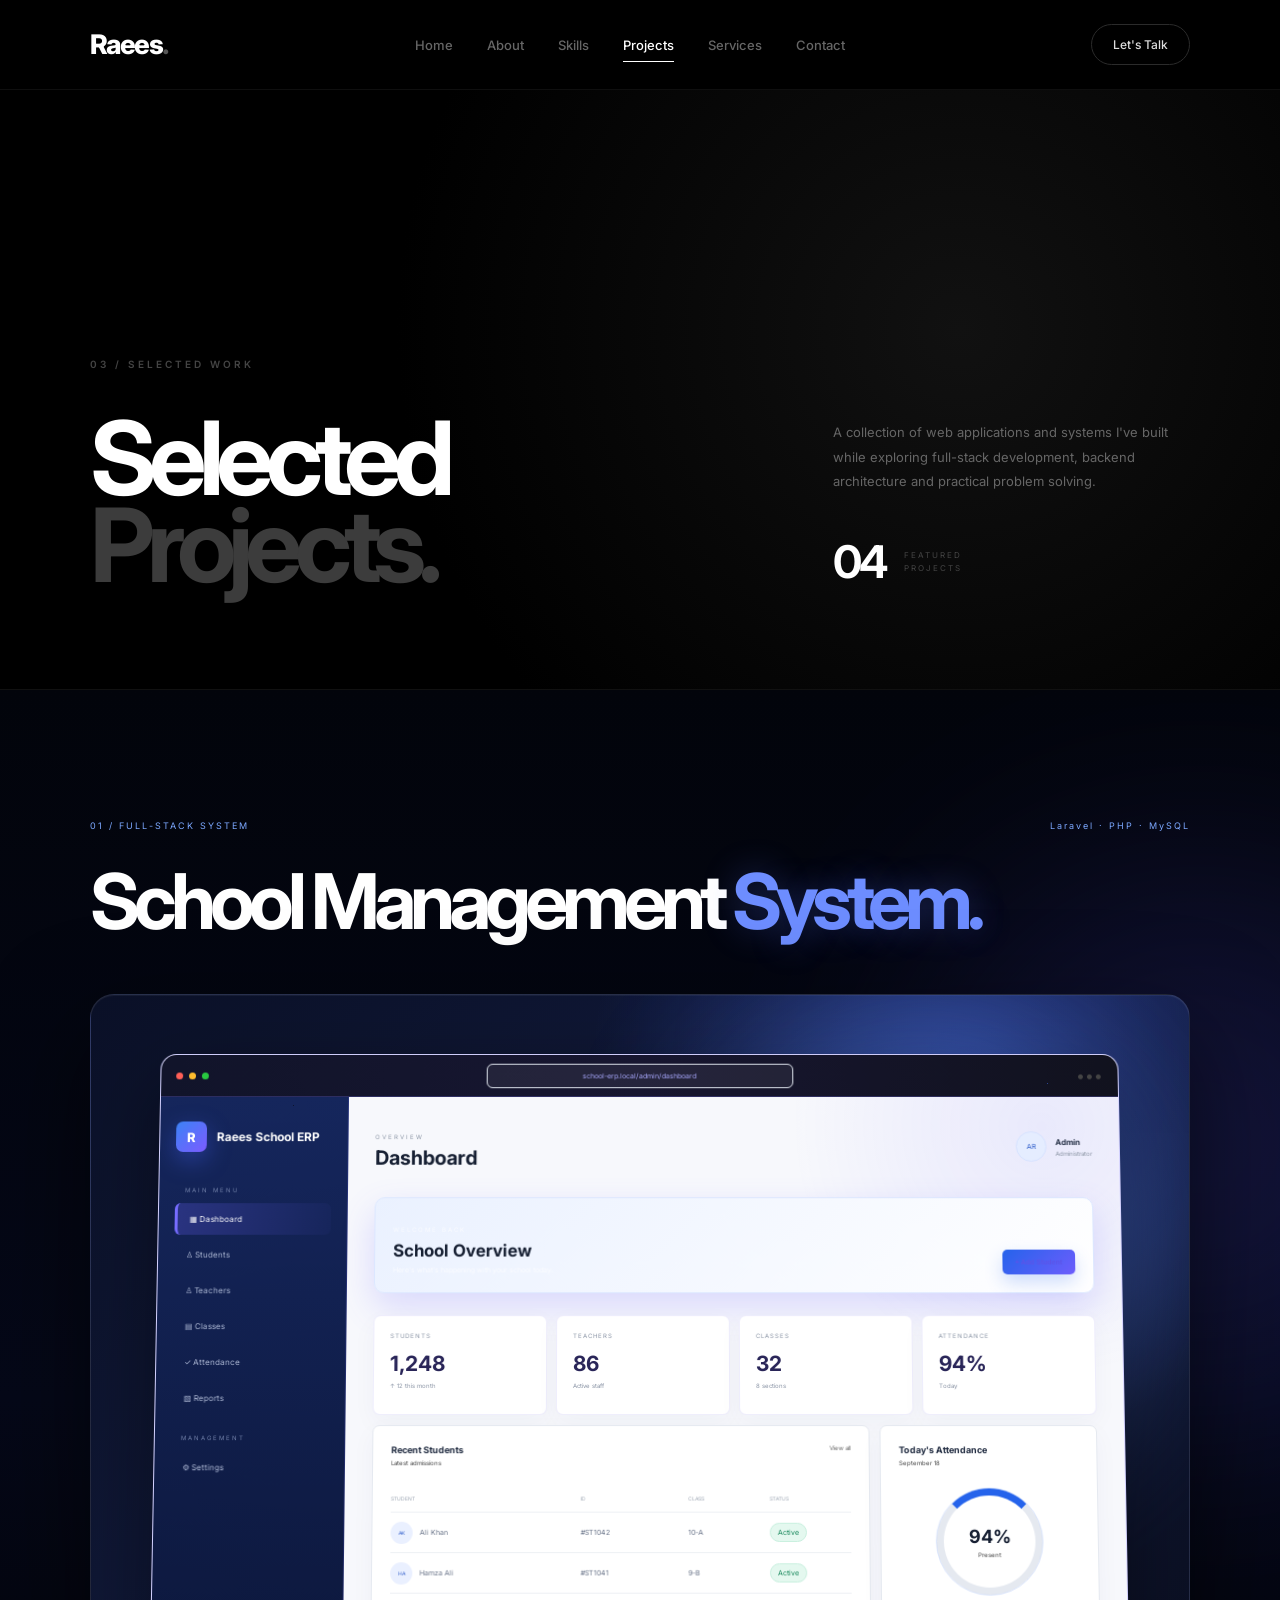
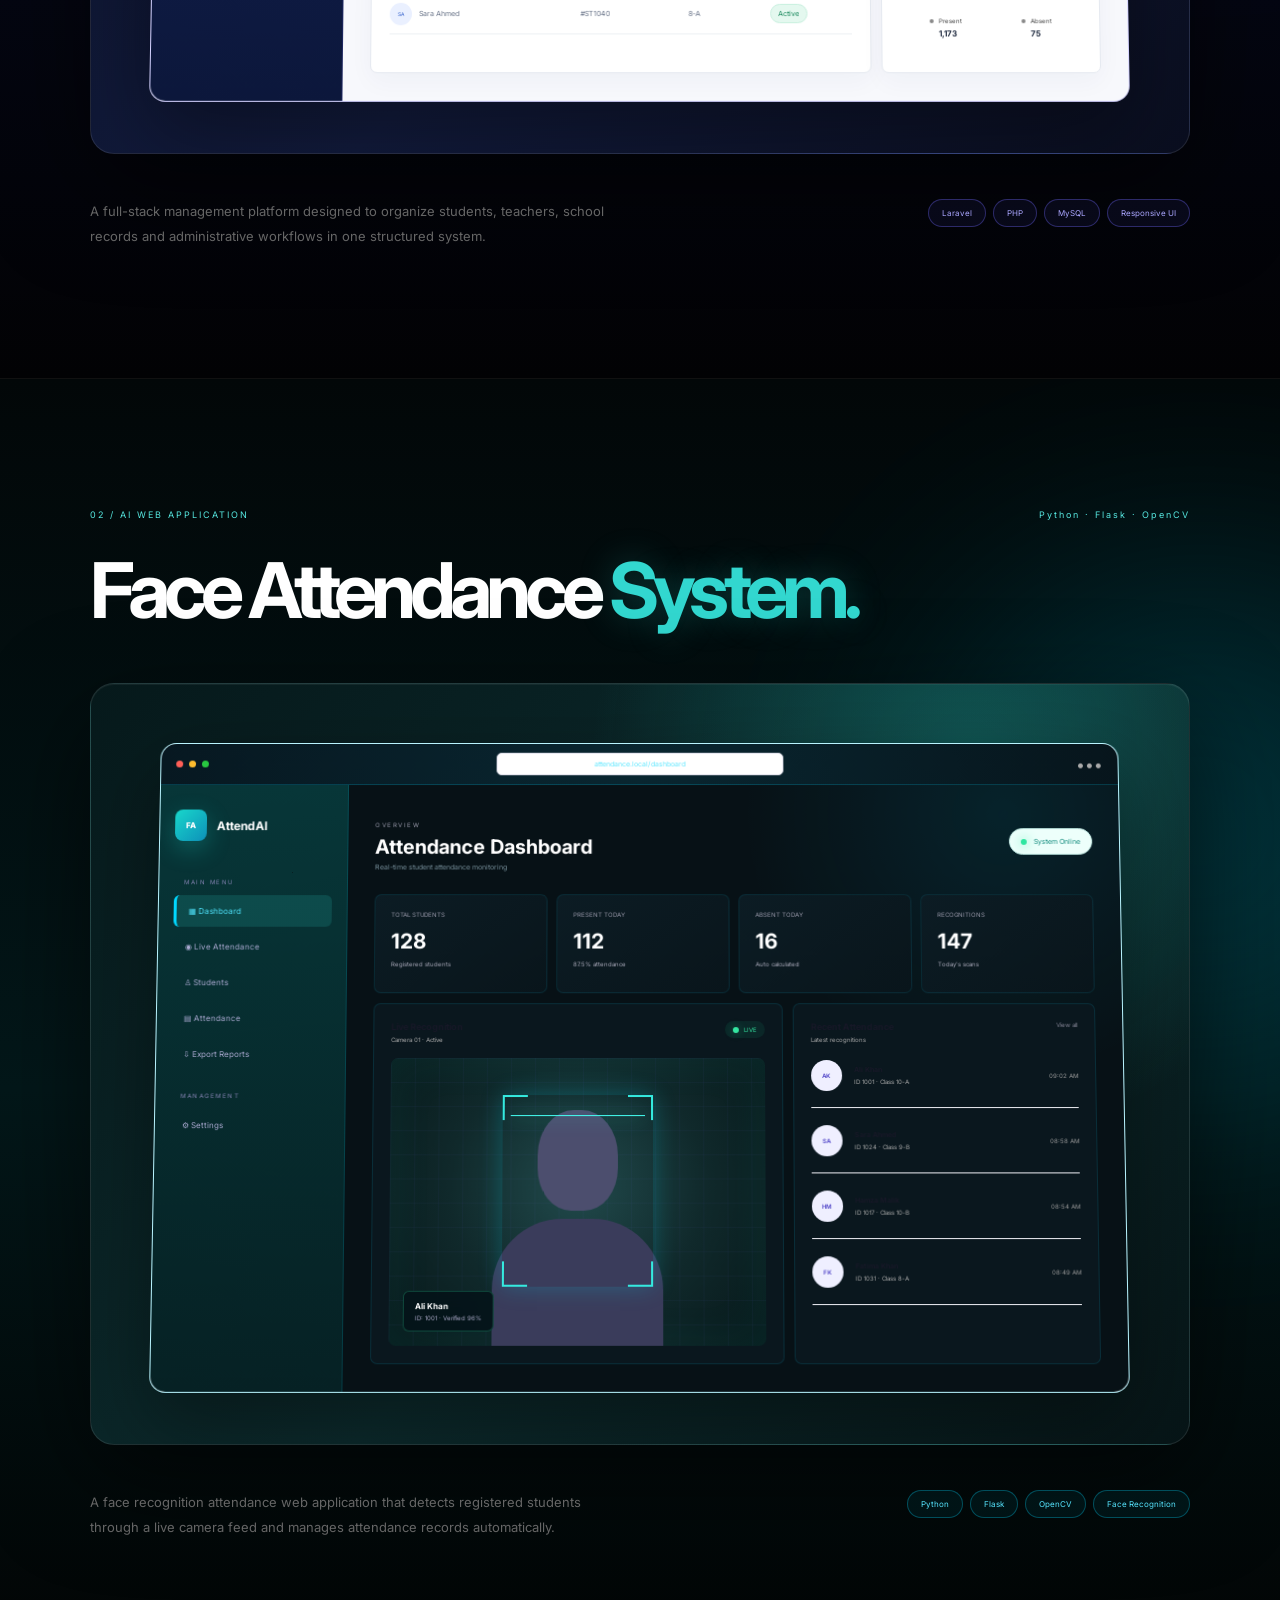
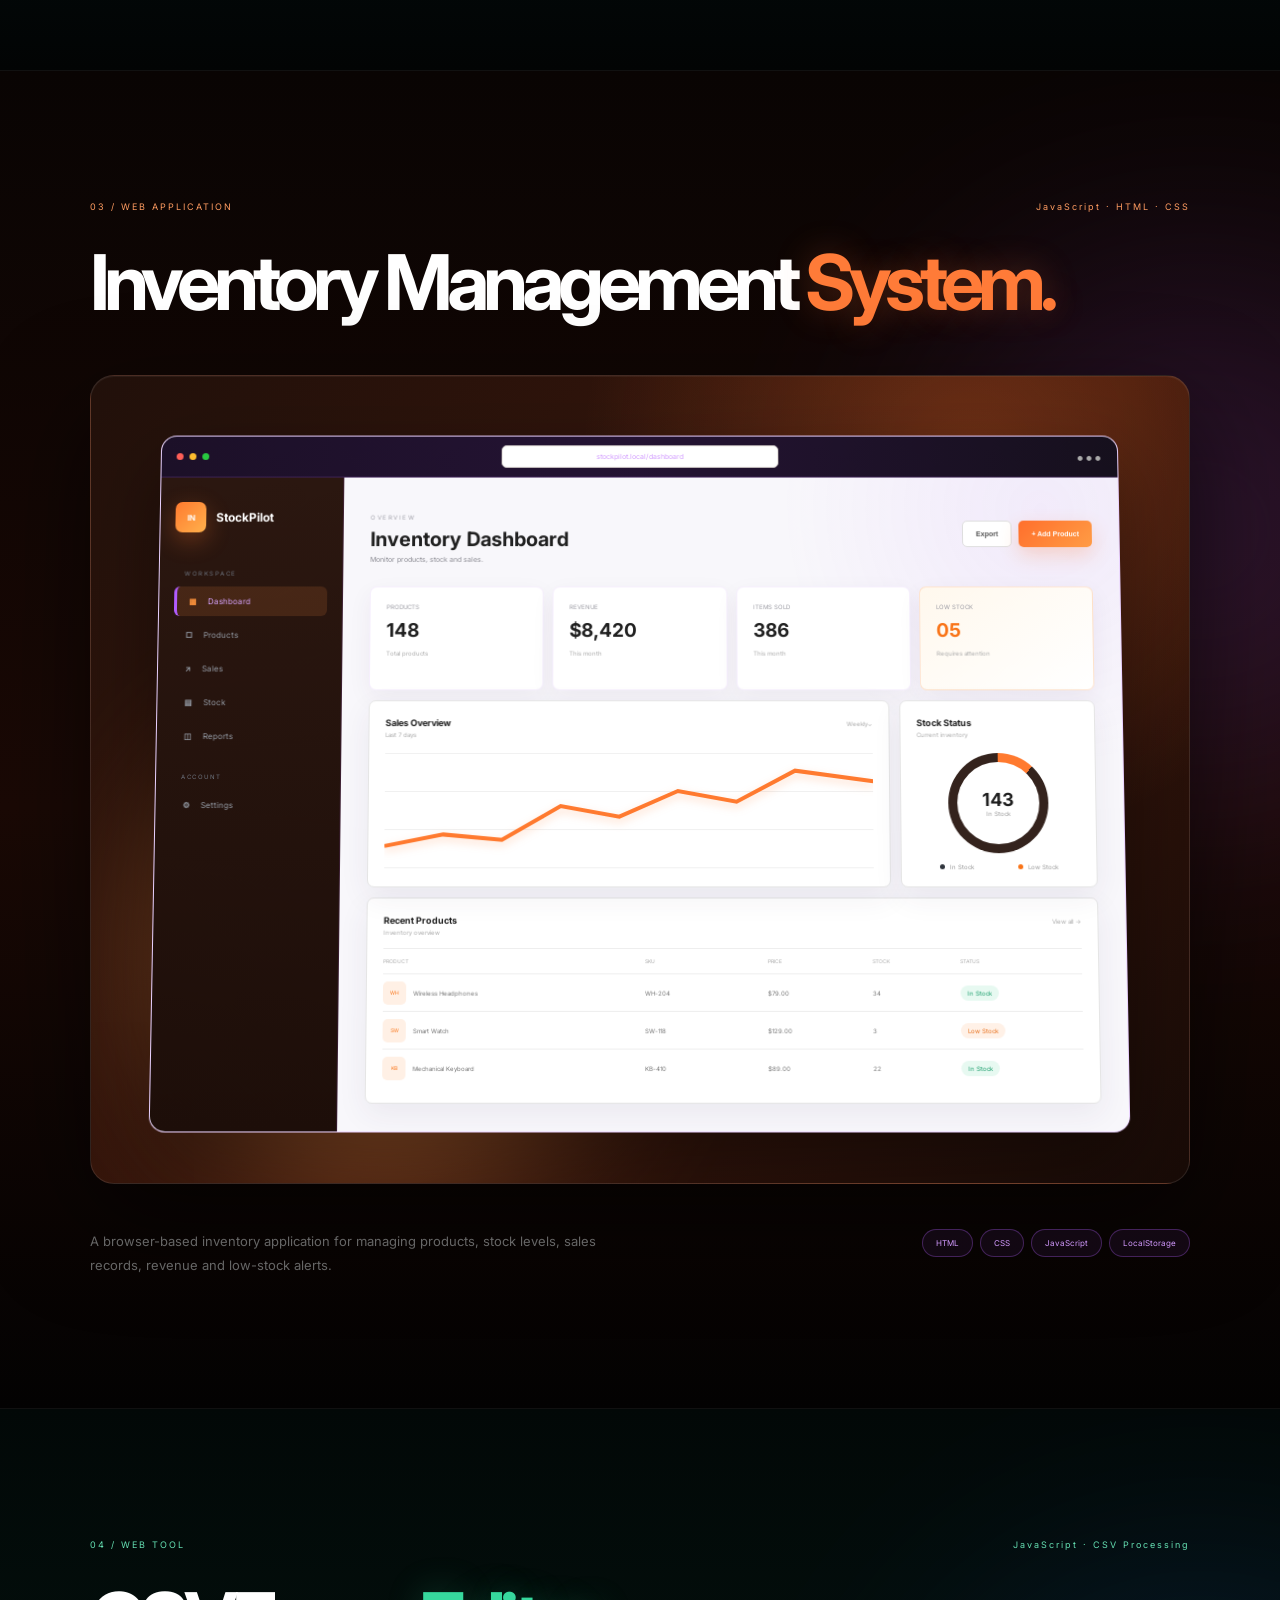
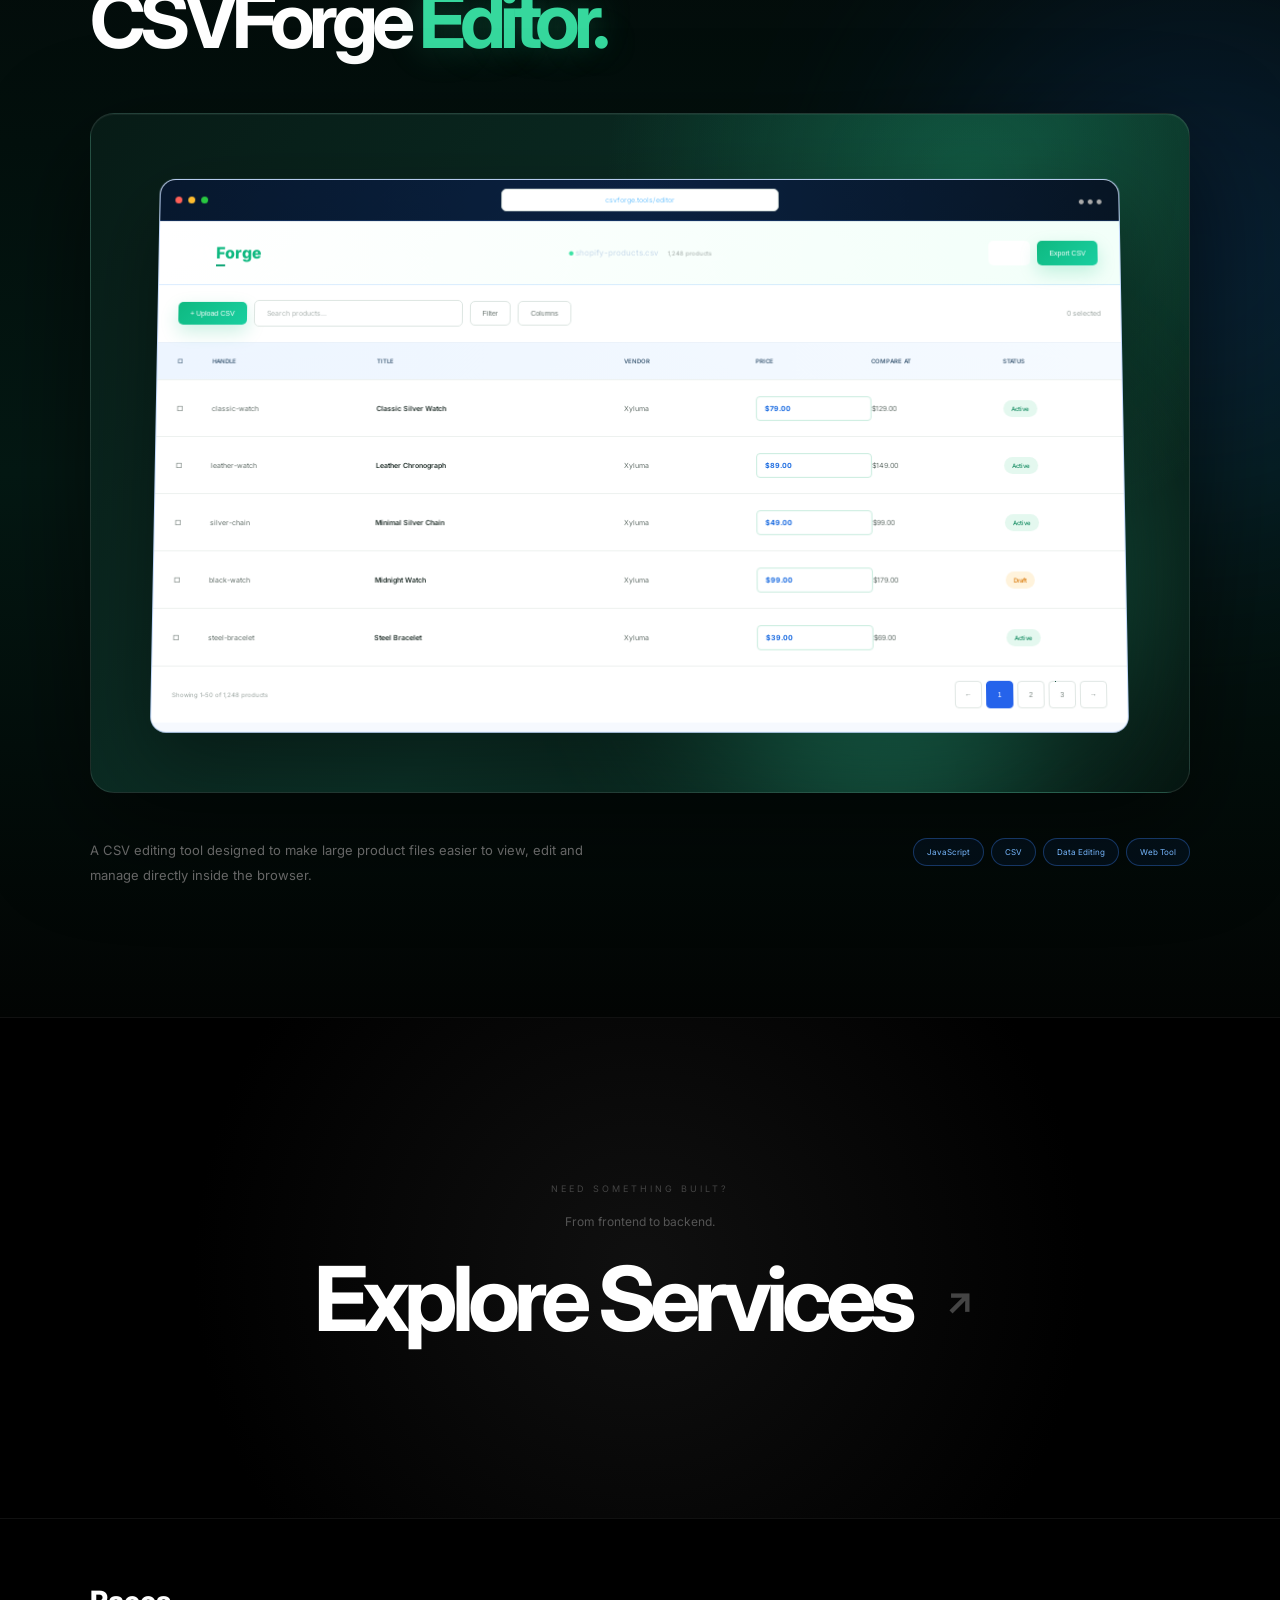
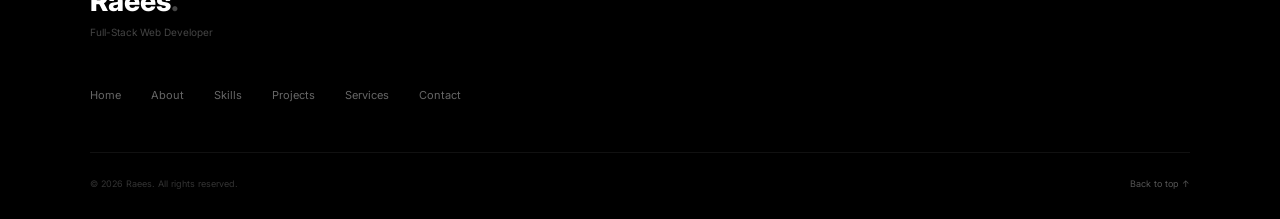
<file: projects.html>
<!DOCTYPE html>
<html lang="en">

<head>
    <meta charset="UTF-8">
    <meta name="viewport" content="width=device-width, initial-scale=1.0">

    <title>Projects | Raees - Full-Stack Developer</title>

    <link rel="stylesheet" href="style.css">

    <link rel="preconnect" href="https://fonts.googleapis.com">
    <link rel="preconnect" href="https://fonts.gstatic.com" crossorigin>

    <link href="https://fonts.googleapis.com/css2?family=Inter:wght@400;500;600;700;800&display=swap"
          rel="stylesheet">
</head>

<body>

<header class="header">

    <a href="index.html" class="logo">
        Raees<span>.</span>
    </a>

    <nav class="navbar">
        <a href="index.html">Home</a>
        <a href="about.html">About</a>
        <a href="skills.html">Skills</a>
        <a href="projects.html" class="active">Projects</a>
        <a href="services.html">Services</a>
        <a href="contact.html">Contact</a>
    </nav>

    <a href="contact.html" class="nav-btn">
        Let's Talk
    </a>


    <!-- MOBILE HAMBURGER -->
    <button class="menu-toggle" id="menuToggle" aria-label="Open menu">
        <span></span>
        <span></span>
        <span></span>
    </button>

</header>


<main>

    <!-- PROJECTS HERO -->

    <section class="projects-hero">

        <div class="projects-label">
            03 / SELECTED WORK
        </div>

        <div class="projects-hero-grid">

            <h1>
                Selected<br>
                <span>Projects.</span>
            </h1>

            <div class="projects-hero-text">

                <p>
                    A collection of web applications and systems
                    I've built while exploring full-stack development,
                    backend architecture and practical problem solving.
                </p>

                <div class="projects-count">
                    <strong>04</strong>
                    <span>FEATURED<br>PROJECTS</span>
                </div>

            </div>

        </div>

    </section>




    <!-- PROJECT 01 -->

    <section class="project-showcase project-school">

        <div class="project-top">

            <span>01 / FULL-STACK SYSTEM</span>

            <div class="project-tech">
                Laravel · PHP · MySQL
            </div>

        </div>


        <div class="project-title">

            <h2>
                School Management
                <span>System.</span>
            </h2>

        </div>


        <div class="project-visual">
            <div class="real-app-window">
                <div class="real-browser-bar"><div class="browser-dots"><i></i><i></i><i></i></div><div class="browser-address">school-erp.local/admin/dashboard</div><span>•••</span></div>
                <div class="sms-app">
                    <aside class="sms-sidebar"><div class="sms-logo"><span>R</span><strong>Raees School ERP</strong></div><small>MAIN MENU</small><a class="selected">▦ Dashboard</a><a>♙ Students</a><a>♙ Teachers</a><a>▤ Classes</a><a>✓ Attendance</a><a>▧ Reports</a><small>MANAGEMENT</small><a>⚙ Settings</a></aside>
                    <div class="sms-main">
                        <header class="sms-topbar"><div><small>OVERVIEW</small><h3>Dashboard</h3></div><div class="sms-admin"><span>AR</span><div><strong>Admin</strong><small>Administrator</small></div></div></header>
                        <div class="sms-welcome"><div><small>WELCOME BACK</small><h4>School Overview</h4><p>Here's what's happening with your school today.</p></div><button>+ Add Student</button></div>
                        <div class="sms-stats"><div class="sms-stat"><span>STUDENTS</span><strong>1,248</strong><small>↑ 12 this month</small></div><div class="sms-stat"><span>TEACHERS</span><strong>86</strong><small>Active staff</small></div><div class="sms-stat"><span>CLASSES</span><strong>32</strong><small>8 sections</small></div><div class="sms-stat"><span>ATTENDANCE</span><strong>94%</strong><small>Today</small></div></div>
                        <div class="sms-dashboard-grid"><div class="sms-table-card"><div class="sms-card-heading"><div><strong>Recent Students</strong><small>Latest admissions</small></div><span>View all</span></div><div class="student-table"><div class="student-row table-head"><span>STUDENT</span><span>ID</span><span>CLASS</span><span>STATUS</span></div><div class="student-row"><span><i>AK</i>Ali Khan</span><span>#ST1042</span><span>10-A</span><span class="active-status">Active</span></div><div class="student-row"><span><i>HA</i>Hamza Ali</span><span>#ST1041</span><span>9-B</span><span class="active-status">Active</span></div><div class="student-row"><span><i>SA</i>Sara Ahmed</span><span>#ST1040</span><span>8-A</span><span class="active-status">Active</span></div></div></div><div class="sms-attendance-card"><div><strong>Today's Attendance</strong><small>September 18</small></div><div class="attendance-circle"><strong>94%</strong><span>Present</span></div><div class="attendance-info"><div><span></span><small>Present</small><strong>1,173</strong></div><div><span></span><small>Absent</small><strong>75</strong></div></div></div></div>
                    </div>
                </div>
            </div>
        </div>

        <div class="project-bottom">

            <p>
                A full-stack management platform designed to organize
                students, teachers, school records and administrative
                workflows in one structured system.
            </p>

            <div class="project-tags">
                <span>Laravel</span>
                <span>PHP</span>
                <span>MySQL</span>
                <span>Responsive UI</span>
            </div>

        </div>

    </section>


    <!-- PROJECT 02 -->

    <section class="project-showcase project-face">

        <div class="project-top">
            <span>02 / AI WEB APPLICATION</span>
            <div class="project-tech">Python · Flask · OpenCV</div>
        </div>

        <div class="project-title">
            <h2>Face Attendance <span>System.</span></h2>
        </div>

        <div class="project-visual">
            <div class="face-web-window">
                <div class="face-browser-bar">
                    <div class="face-browser-dots"><i></i><i></i><i></i></div>
                    <div class="face-browser-url">attendance.local/dashboard</div>
                    <span>•••</span>
                </div>

                <div class="face-web-app">
                    <aside class="face-web-sidebar">
                        <div class="face-web-brand"><span>FA</span><strong>AttendAI</strong></div>
                        <small>MAIN MENU</small>
                        <a class="active">▦ Dashboard</a>
                        <a>◉ Live Attendance</a>
                        <a>♙ Students</a>
                        <a>▤ Attendance</a>
                        <a>⇩ Export Reports</a>
                        <small>MANAGEMENT</small>
                        <a>⚙ Settings</a>
                    </aside>

                    <div class="face-web-main">
                        <div class="face-web-header">
                            <div><small>OVERVIEW</small><h3>Attendance Dashboard</h3><p>Real-time student attendance monitoring</p></div>
                            <div class="face-system-status"><i></i><span>System Online</span></div>
                        </div>

                        <div class="face-web-stats">
                            <div><span>TOTAL STUDENTS</span><strong>128</strong><small>Registered students</small></div>
                            <div><span>PRESENT TODAY</span><strong>112</strong><small>87.5% attendance</small></div>
                            <div><span>ABSENT TODAY</span><strong>16</strong><small>Auto calculated</small></div>
                            <div><span>RECOGNITIONS</span><strong>147</strong><small>Today's scans</small></div>
                        </div>

                        <div class="face-web-grid">
                            <div class="face-live-card">
                                <div class="face-card-head"><div><strong>Live Recognition</strong><small>Camera 01 · Active</small></div><span class="live-pill"><i></i> LIVE</span></div>
                                <div class="face-camera">
                                    <div class="face-person"><div class="face-head"></div><div class="face-body"></div></div>
                                    <div class="face-detect-box"><i></i><i></i><i></i><i></i><div class="face-web-scan"></div></div>
                                    <div class="face-verified"><strong>Ali Khan</strong><span>ID: 1001 · Verified 96%</span></div>
                                </div>
                            </div>

                            <div class="face-recent-card">
                                <div class="face-card-head"><div><strong>Recent Attendance</strong><small>Latest recognitions</small></div><span>View all</span></div>
                                <div class="face-log"><i>AK</i><div><strong>Ali Khan</strong><small>ID 1001 · Class 10-A</small></div><span>09:02 AM</span></div>
                                <div class="face-log"><i>SA</i><div><strong>Sara Ahmed</strong><small>ID 1024 · Class 9-B</small></div><span>08:58 AM</span></div>
                                <div class="face-log"><i>HM</i><div><strong>Hamza Malik</strong><small>ID 1017 · Class 10-B</small></div><span>08:54 AM</span></div>
                                <div class="face-log"><i>FK</i><div><strong>Fatima Khan</strong><small>ID 1031 · Class 8-A</small></div><span>08:49 AM</span></div>
                            </div>
                        </div>
                    </div>
                </div>
            </div>
        </div>

        <div class="project-bottom">
            <p>A face recognition attendance web application that detects registered students through a live camera feed and manages attendance records automatically.</p>
            <div class="project-tags"><span>Python</span><span>Flask</span><span>OpenCV</span><span>Face Recognition</span></div>
        </div>

    </section>


    <!-- PROJECT 03 -->

    <section class="project-showcase project-inventory">

        <div class="project-top">

            <span>03 / WEB APPLICATION</span>

            <div class="project-tech">
                JavaScript · HTML · CSS
            </div>

        </div>


        <div class="project-title">

            <h2>
                Inventory Management
                <span>System.</span>
            </h2>

        </div>


        <div class="project-visual">
            <div class="inventory-real">
                <div class="inventory-browser"><div class="inv-browser-left"><i></i><i></i><i></i></div><div class="inv-url">stockpilot.local/dashboard</div><span>•••</span></div>
                <div class="inv-app">
                    <aside class="inv-sidebar"><div class="inv-brand"><span>IN</span><strong>StockPilot</strong></div><small>WORKSPACE</small><a class="active"><b>▦</b> Dashboard</a><a><b>□</b> Products</a><a><b>↗</b> Sales</a><a><b>▤</b> Stock</a><a><b>◫</b> Reports</a><small>ACCOUNT</small><a><b>⚙</b> Settings</a></aside>
                    <div class="inv-main">
                        <div class="inv-header"><div><small>OVERVIEW</small><h3>Inventory Dashboard</h3><p>Monitor products, stock and sales.</p></div><div class="inv-header-actions"><button class="inv-export">Export</button><button class="inv-add">+ Add Product</button></div></div>
                        <div class="inv-stats"><div class="inv-stat"><span>PRODUCTS</span><strong>148</strong><small>Total products</small></div><div class="inv-stat"><span>REVENUE</span><strong>$8,420</strong><small>This month</small></div><div class="inv-stat"><span>ITEMS SOLD</span><strong>386</strong><small>This month</small></div><div class="inv-stat warning"><span>LOW STOCK</span><strong>05</strong><small>Requires attention</small></div></div>
                        <div class="inv-middle"><div class="inv-chart-card"><div class="inv-card-head"><div><strong>Sales Overview</strong><small>Last 7 days</small></div><span>Weekly⌄</span></div><div class="inv-chart"><div class="chart-lines"><i></i><i></i><i></i><i></i></div><svg viewBox="0 0 500 130" preserveAspectRatio="none"><polyline points="0,105 60,92 120,98 180,60 240,72 300,43 360,55 420,20 500,32"/></svg></div></div><div class="inv-stock-card"><div class="inv-card-head"><div><strong>Stock Status</strong><small>Current inventory</small></div></div><div class="stock-circle"><div><strong>143</strong><span>In Stock</span></div></div><div class="stock-info"><span><i></i> In Stock</span><span><i></i> Low Stock</span></div></div></div>
                        <div class="inv-products"><div class="inv-card-head"><div><strong>Recent Products</strong><small>Inventory overview</small></div><span>View all →</span></div><div class="inv-product-table"><div class="inv-row inv-row-head"><span>PRODUCT</span><span>SKU</span><span>PRICE</span><span>STOCK</span><span>STATUS</span></div><div class="inv-row"><span class="inv-product-name"><i>WH</i>Wireless Headphones</span><span>WH-204</span><span>$79.00</span><span>34</span><span class="stock-good">In Stock</span></div><div class="inv-row"><span class="inv-product-name"><i>SW</i>Smart Watch</span><span>SW-118</span><span>$129.00</span><span>3</span><span class="stock-low">Low Stock</span></div><div class="inv-row"><span class="inv-product-name"><i>KB</i>Mechanical Keyboard</span><span>KB-410</span><span>$89.00</span><span>22</span><span class="stock-good">In Stock</span></div></div></div>
                    </div>
                </div>
            </div>
        </div>

        <div class="project-bottom">

            <p>
                A browser-based inventory application for managing
                products, stock levels, sales records, revenue and
                low-stock alerts.
            </p>

            <div class="project-tags">
                <span>HTML</span>
                <span>CSS</span>
                <span>JavaScript</span>
                <span>LocalStorage</span>
            </div>

        </div>

    </section>


    <!-- PROJECT 04 -->

    <section class="project-showcase project-csv">

        <div class="project-top">

            <span>04 / WEB TOOL</span>

            <div class="project-tech">
                JavaScript · CSV Processing
            </div>

        </div>


        <div class="project-title">

            <h2>
                CSVForge
                <span>Editor.</span>
            </h2>

        </div>


        <div class="project-visual">
            <div class="csvforge-real">
                <div class="csv-browser"><div class="csv-browser-dots"><i></i><i></i><i></i></div><div class="csv-url">csvforge.tools/editor</div><span>•••</span></div>
                <div class="csv-app">
                    <div class="csv-nav"><div class="csv-brand">CSV<span>Forge</span></div><div class="csv-file-name"><span>●</span> shopify-products.csv <small>1,248 products</small></div><div class="csv-actions"><button class="csv-save">Save</button><button class="csv-export">Export CSV</button></div></div>
                    <div class="csv-toolbar"><button class="csv-upload">+ Upload CSV</button><div class="csv-search">Search products...</div><button>Filter</button><button>Columns</button><div class="csv-selected">0 selected</div></div>
                    <div class="csv-data-table"><div class="csv-real-row csv-real-head"><span>□</span><span>HANDLE</span><span>TITLE</span><span>VENDOR</span><span>PRICE</span><span>COMPARE AT</span><span>STATUS</span></div><div class="csv-real-row"><span>□</span><span>classic-watch</span><span class="csv-title-cell">Classic Silver Watch</span><span>Xyluma</span><span class="csv-editable">$79.00</span><span>$129.00</span><span><b>Active</b></span></div><div class="csv-real-row"><span>□</span><span>leather-watch</span><span class="csv-title-cell">Leather Chronograph</span><span>Xyluma</span><span class="csv-editable">$89.00</span><span>$149.00</span><span><b>Active</b></span></div><div class="csv-real-row"><span>□</span><span>silver-chain</span><span class="csv-title-cell">Minimal Silver Chain</span><span>Xyluma</span><span class="csv-editable">$49.00</span><span>$99.00</span><span><b>Active</b></span></div><div class="csv-real-row"><span>□</span><span>black-watch</span><span class="csv-title-cell">Midnight Watch</span><span>Xyluma</span><span class="csv-editable">$99.00</span><span>$179.00</span><span><b class="draft">Draft</b></span></div><div class="csv-real-row"><span>□</span><span>steel-bracelet</span><span class="csv-title-cell">Steel Bracelet</span><span>Xyluma</span><span class="csv-editable">$39.00</span><span>$69.00</span><span><b>Active</b></span></div></div>
                    <div class="csv-pagination"><span>Showing 1–50 of 1,248 products</span><div><button>←</button><button class="page-active">1</button><button>2</button><button>3</button><button>→</button></div></div>
                </div>
            </div>
        </div>

        <div class="project-bottom">

            <p>
                A CSV editing tool designed to make large product
                files easier to view, edit and manage directly
                inside the browser.
            </p>

            <div class="project-tags">
                <span>JavaScript</span>
                <span>CSV</span>
                <span>Data Editing</span>
                <span>Web Tool</span>
            </div>

        </div>

    </section>


    <!-- PROJECT CTA -->

    <section class="projects-next">

        <span>NEED SOMETHING BUILT?</span>

        <p>
            From frontend to backend.
        </p>

        <a href="services.html">
            Explore Services
            <strong>↗</strong>
        </a>

    </section>

</main>


<footer class="footer">

    <div class="footer-brand">

        <a href="index.html">
            Raees<span>.</span>
        </a>

        <p>Full-Stack Web Developer</p>

    </div>

    <div class="footer-nav">
        <a href="index.html">Home</a>
        <a href="about.html">About</a>
        <a href="skills.html">Skills</a>
        <a href="projects.html">Projects</a>
        <a href="services.html">Services</a>
        <a href="contact.html">Contact</a>
    </div>

    <div class="footer-bottom">

        <span>© 2026 Raees. All rights reserved.</span>

        <a href="#">
            Back to top ↑
        </a>

    </div>

</footer>


<script src="script.js"></script>

</body>
</html>
</file>
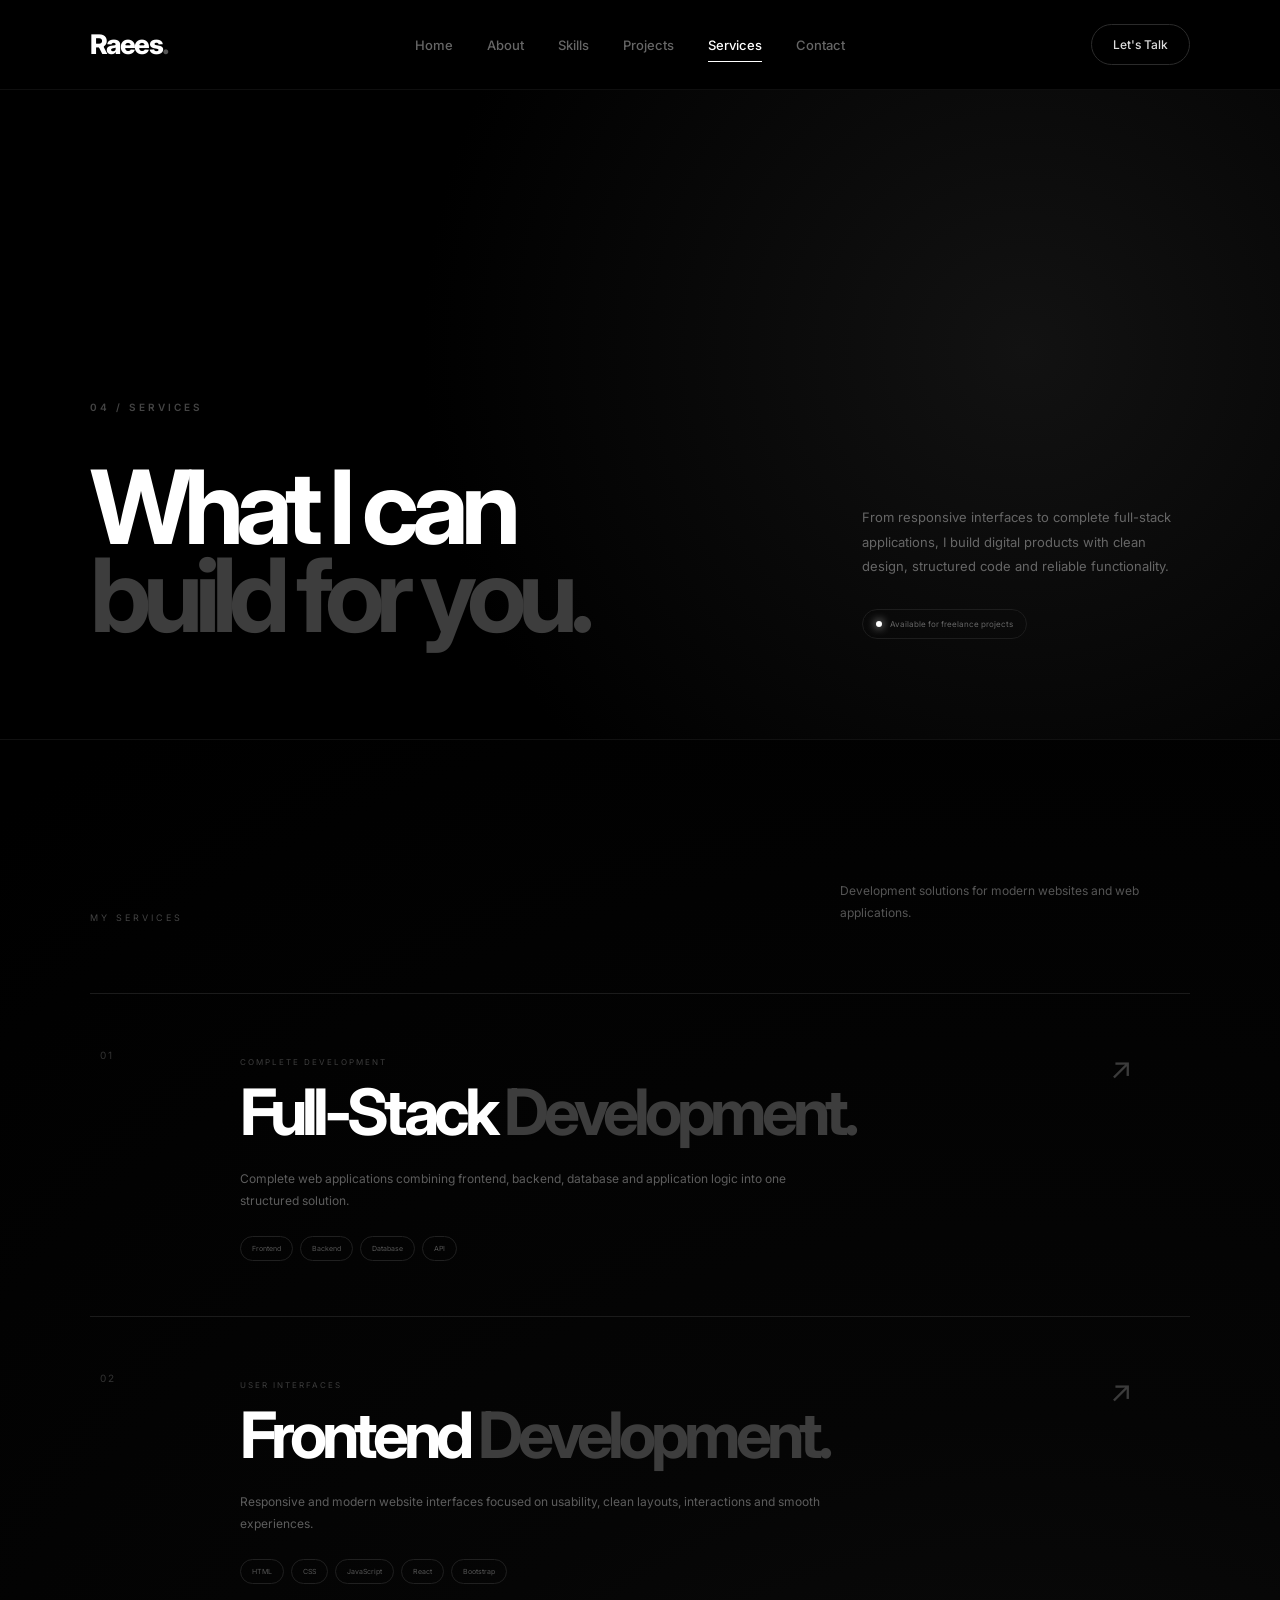
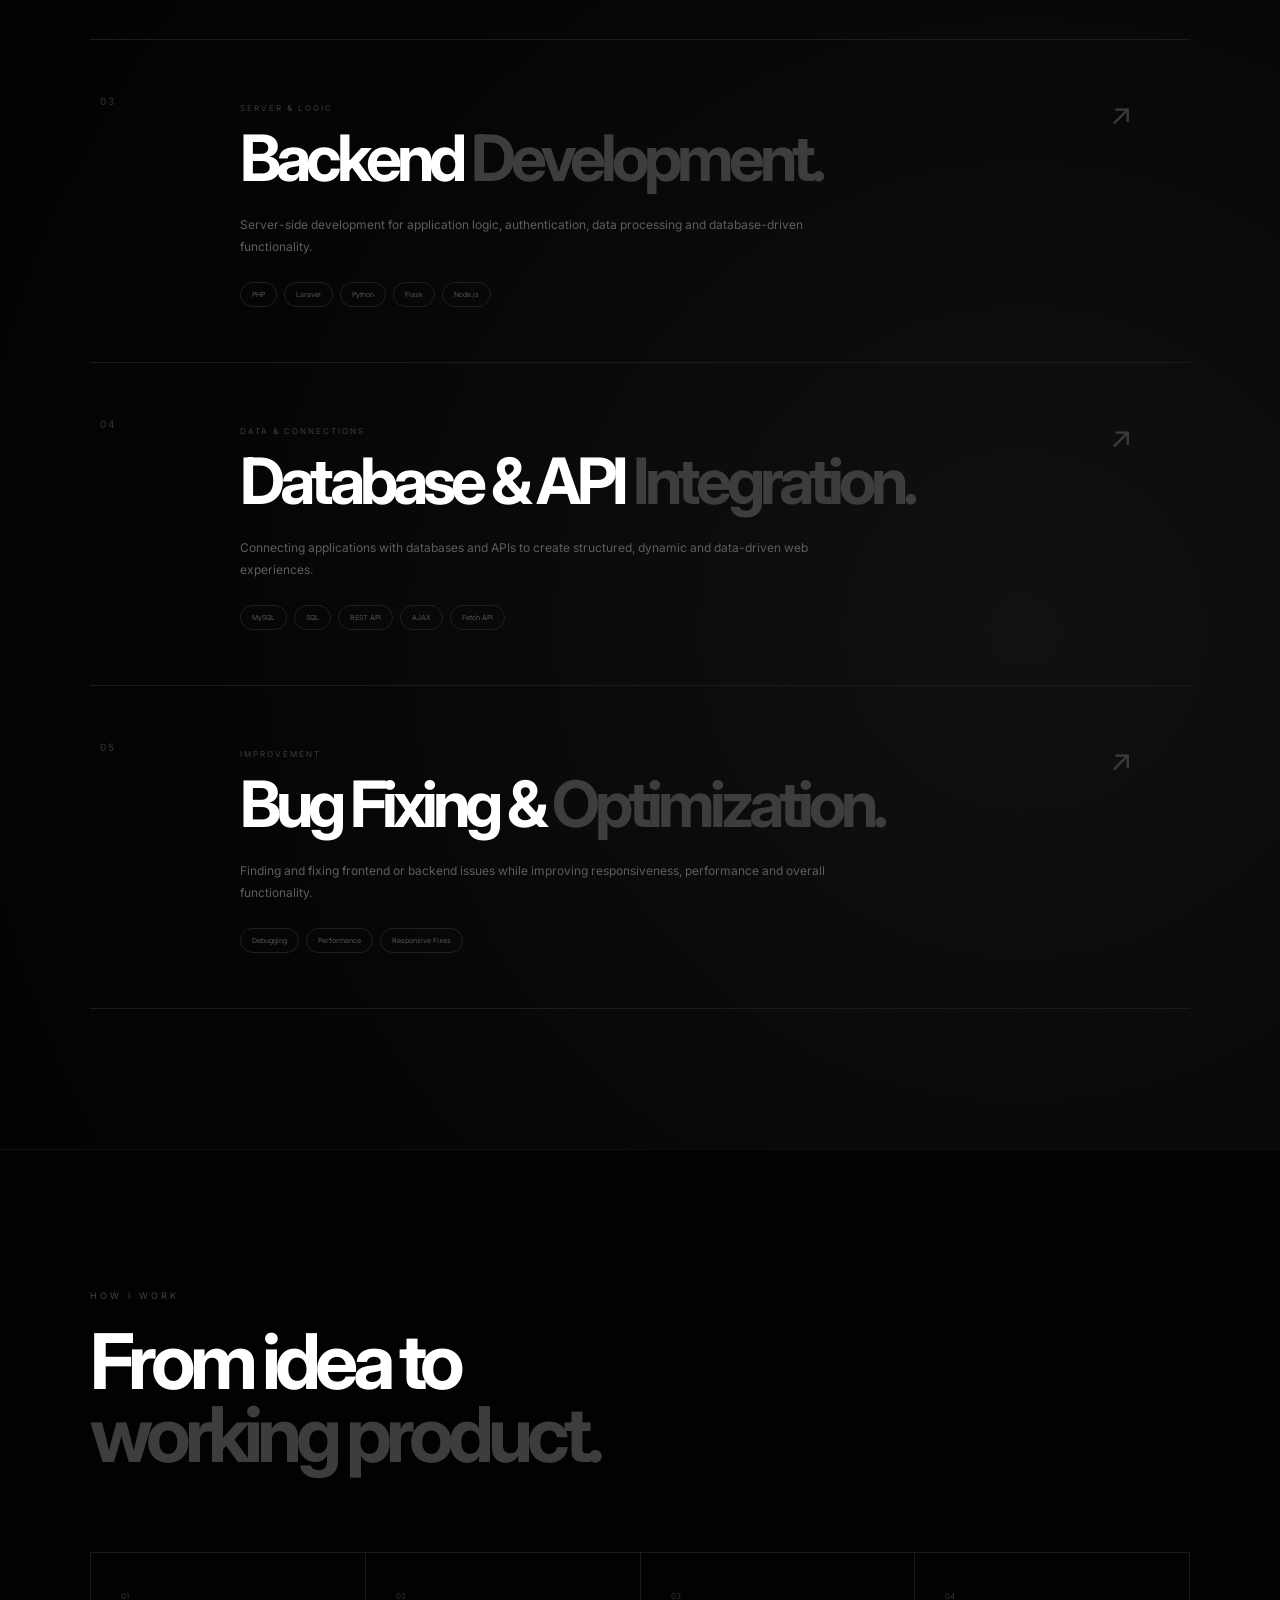
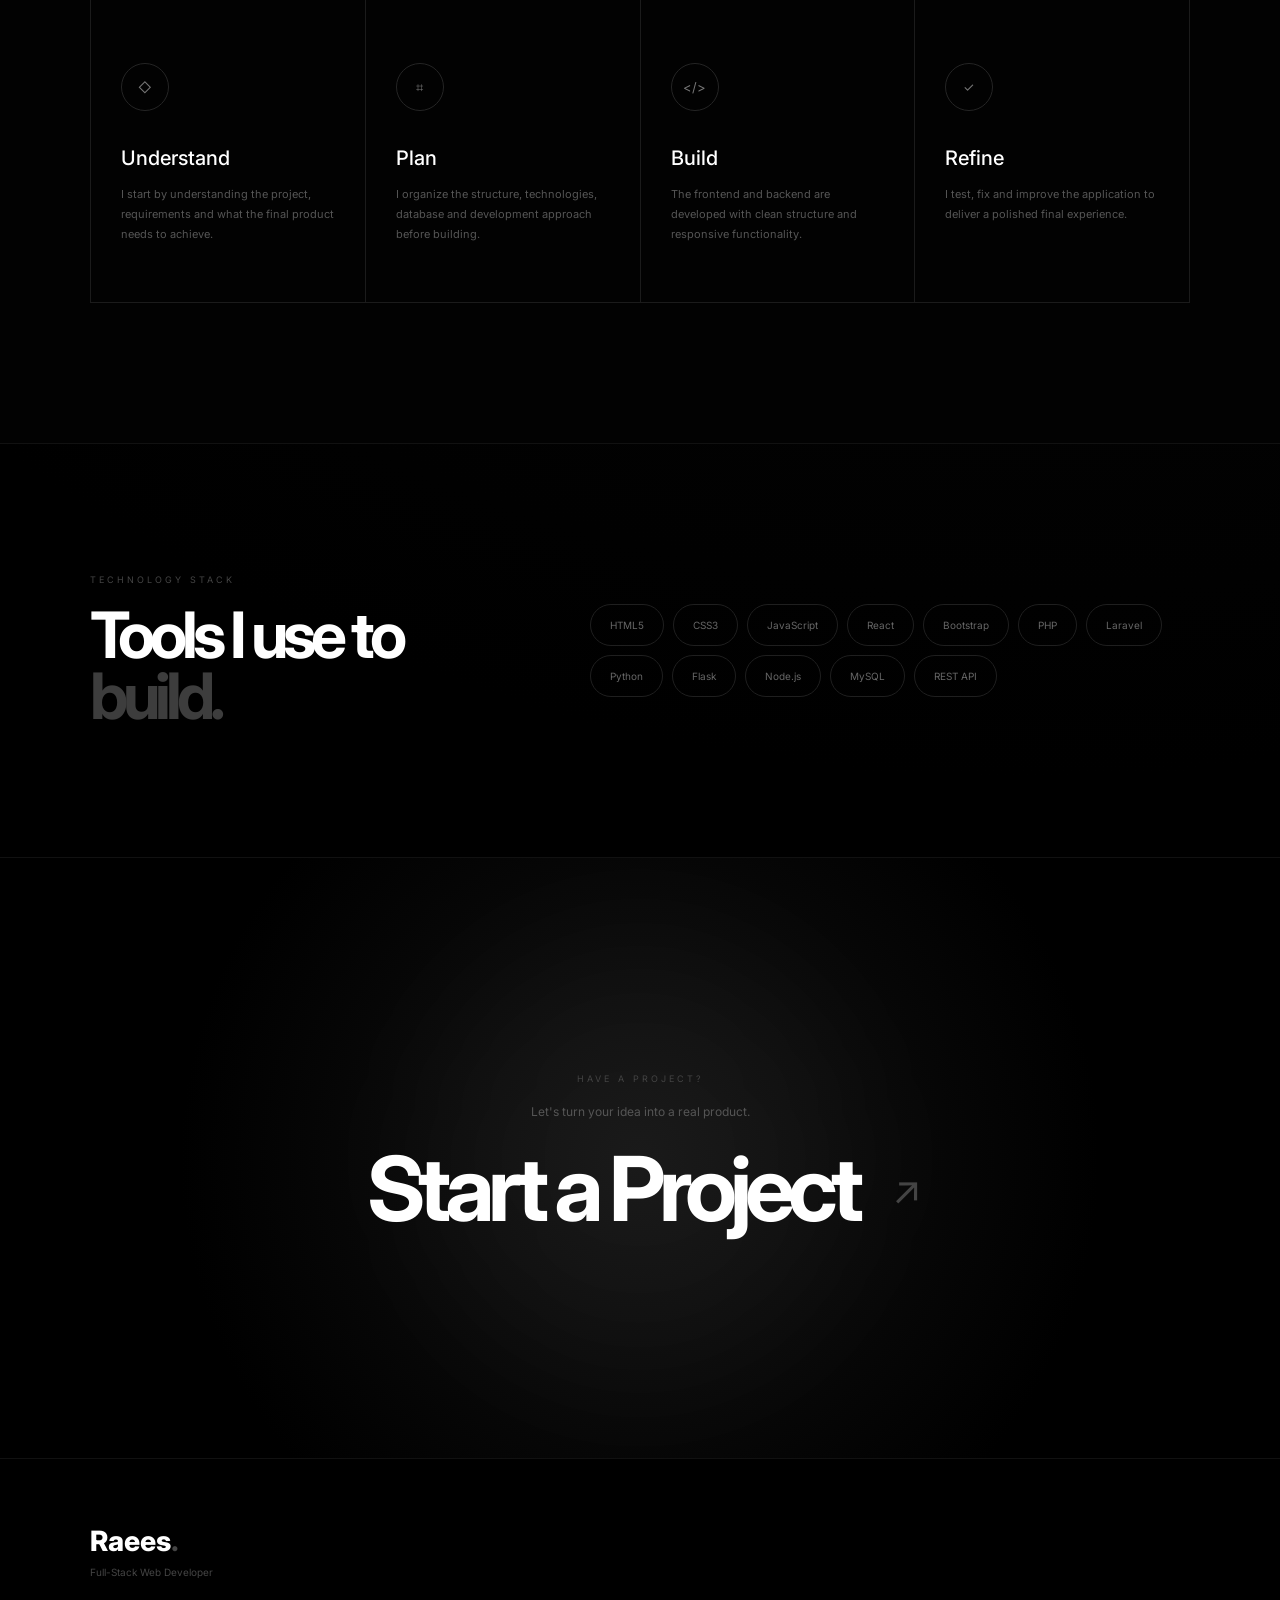
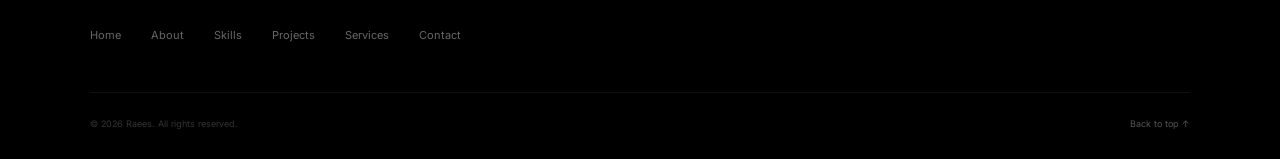
<file: services.html>
<!DOCTYPE html>
<html lang="en">

<head>
    <meta charset="UTF-8">
    <meta name="viewport" content="width=device-width, initial-scale=1.0">

    <title>Services | Raees - Full-Stack Developer</title>

    <link rel="stylesheet" href="style.css">

    <link rel="preconnect" href="https://fonts.googleapis.com">
    <link rel="preconnect" href="https://fonts.gstatic.com" crossorigin>

    <link href="https://fonts.googleapis.com/css2?family=Inter:wght@400;500;600;700;800&display=swap"
          rel="stylesheet">
</head>

<body>


<!-- ================= NAVBAR ================= -->

<header class="header">

    <a href="index.html" class="logo">
        Raees<span>.</span>
    </a>

    <nav class="navbar">
        <a href="index.html">Home</a>
        <a href="about.html">About</a>
        <a href="skills.html">Skills</a>
        <a href="projects.html">Projects</a>
        <a href="services.html" class="active">Services</a>
        <a href="contact.html">Contact</a>
    </nav>

    <a href="contact.html" class="nav-btn">
        Let's Talk
    </a>


    <!-- MOBILE HAMBURGER -->
    <button class="menu-toggle" id="menuToggle" aria-label="Open menu">
        <span></span>
        <span></span>
        <span></span>
    </button>

</header>


<main>


<!-- ================= SERVICES HERO ================= -->

<section class="services-page-hero">

    <span class="services-page-label">
        04 / SERVICES
    </span>

    <div class="services-hero-grid">

        <h1>
            What I can<br>
            <span>build for you.</span>
        </h1>

        <div class="services-hero-side">

            <p>
                From responsive interfaces to complete full-stack
                applications, I build digital products with clean
                design, structured code and reliable functionality.
            </p>

            <div class="services-availability">
                <i></i>
                Available for freelance projects
            </div>

        </div>

    </div>

</section>



<!-- ================= SERVICES LIST ================= -->

<section class="services-main">

    <div class="services-heading">

        <span>MY SERVICES</span>

        <p>
            Development solutions for modern websites
            and web applications.
        </p>

    </div>


    <div class="services-big-list">


        <!-- 01 -->

        <a href="contact.html" class="service-big-card">

            <span class="service-big-number">
                01
            </span>

            <div class="service-big-content">

                <small>COMPLETE DEVELOPMENT</small>

                <h2>
                    Full-Stack
                    <span>Development.</span>
                </h2>

                <p>
                    Complete web applications combining frontend,
                    backend, database and application logic into
                    one structured solution.
                </p>

                <div class="service-tech">
                    <span>Frontend</span>
                    <span>Backend</span>
                    <span>Database</span>
                    <span>API</span>
                </div>

            </div>

            <strong class="service-arrow">
                ↗
            </strong>

        </a>



        <!-- 02 -->

        <a href="contact.html" class="service-big-card">

            <span class="service-big-number">
                02
            </span>

            <div class="service-big-content">

                <small>USER INTERFACES</small>

                <h2>
                    Frontend
                    <span>Development.</span>
                </h2>

                <p>
                    Responsive and modern website interfaces
                    focused on usability, clean layouts,
                    interactions and smooth experiences.
                </p>

                <div class="service-tech">
                    <span>HTML</span>
                    <span>CSS</span>
                    <span>JavaScript</span>
                    <span>React</span>
                    <span>Bootstrap</span>
                </div>

            </div>

            <strong class="service-arrow">
                ↗
            </strong>

        </a>



        <!-- 03 -->

        <a href="contact.html" class="service-big-card">

            <span class="service-big-number">
                03
            </span>

            <div class="service-big-content">

                <small>SERVER & LOGIC</small>

                <h2>
                    Backend
                    <span>Development.</span>
                </h2>

                <p>
                    Server-side development for application
                    logic, authentication, data processing
                    and database-driven functionality.
                </p>

                <div class="service-tech">
                    <span>PHP</span>
                    <span>Laravel</span>
                    <span>Python</span>
                    <span>Flask</span>
                    <span>Node.js</span>
                </div>

            </div>

            <strong class="service-arrow">
                ↗
            </strong>

        </a>



        <!-- 04 -->

        <a href="contact.html" class="service-big-card">

            <span class="service-big-number">
                04
            </span>

            <div class="service-big-content">

                <small>DATA & CONNECTIONS</small>

                <h2>
                    Database & API
                    <span>Integration.</span>
                </h2>

                <p>
                    Connecting applications with databases
                    and APIs to create structured, dynamic
                    and data-driven web experiences.
                </p>

                <div class="service-tech">
                    <span>MySQL</span>
                    <span>SQL</span>
                    <span>REST API</span>
                    <span>AJAX</span>
                    <span>Fetch API</span>
                </div>

            </div>

            <strong class="service-arrow">
                ↗
            </strong>

        </a>



        <!-- 05 -->

        <a href="contact.html" class="service-big-card">

            <span class="service-big-number">
                05
            </span>

            <div class="service-big-content">

                <small>IMPROVEMENT</small>

                <h2>
                    Bug Fixing &
                    <span>Optimization.</span>
                </h2>

                <p>
                    Finding and fixing frontend or backend
                    issues while improving responsiveness,
                    performance and overall functionality.
                </p>

                <div class="service-tech">
                    <span>Debugging</span>
                    <span>Performance</span>
                    <span>Responsive Fixes</span>
                </div>

            </div>

            <strong class="service-arrow">
                ↗
            </strong>

        </a>


    </div>

</section>



<!-- ================= PROCESS ================= -->

<section class="services-process">

    <div class="process-heading">

        <span>
            HOW I WORK
        </span>

        <h2>
            From idea to<br>
            <em>working product.</em>
        </h2>

    </div>


    <div class="process-grid">


        <div class="process-card">

            <span>01</span>

            <div class="process-icon">
                ◇
            </div>

            <h3>
                Understand
            </h3>

            <p>
                I start by understanding the project,
                requirements and what the final product
                needs to achieve.
            </p>

        </div>


        <div class="process-card">

            <span>02</span>

            <div class="process-icon">
                ⌗
            </div>

            <h3>
                Plan
            </h3>

            <p>
                I organize the structure, technologies,
                database and development approach before
                building.
            </p>

        </div>


        <div class="process-card">

            <span>03</span>

            <div class="process-icon">
                &lt;/&gt;
            </div>

            <h3>
                Build
            </h3>

            <p>
                The frontend and backend are developed
                with clean structure and responsive
                functionality.
            </p>

        </div>


        <div class="process-card">

            <span>04</span>

            <div class="process-icon">
                ✓
            </div>

            <h3>
                Refine
            </h3>

            <p>
                I test, fix and improve the application
                to deliver a polished final experience.
            </p>

        </div>


    </div>

</section>



<!-- ================= STACK ================= -->

<section class="services-stack">

    <div>

        <span>
            TECHNOLOGY STACK
        </span>

        <h2>
            Tools I use to
            <em>build.</em>
        </h2>

    </div>


    <div class="services-stack-list">

        <span>HTML5</span>
        <span>CSS3</span>
        <span>JavaScript</span>
        <span>React</span>
        <span>Bootstrap</span>
        <span>PHP</span>
        <span>Laravel</span>
        <span>Python</span>
        <span>Flask</span>
        <span>Node.js</span>
        <span>MySQL</span>
        <span>REST API</span>

    </div>

</section>



<!-- ================= CTA ================= -->

<section class="services-final-cta">

    <span>
        HAVE A PROJECT?
    </span>

    <p>
        Let's turn your idea into a real product.
    </p>

    <a href="contact.html">

        Start a Project

        <strong>
            ↗
        </strong>

    </a>

</section>


</main>



<!-- ================= FOOTER ================= -->

<footer class="footer">

    <div class="footer-brand">

        <a href="index.html">
            Raees<span>.</span>
        </a>

        <p>
            Full-Stack Web Developer
        </p>

    </div>


    <div class="footer-nav">

        <a href="index.html">Home</a>
        <a href="about.html">About</a>
        <a href="skills.html">Skills</a>
        <a href="projects.html">Projects</a>
        <a href="services.html">Services</a>
        <a href="contact.html">Contact</a>

    </div>


    <div class="footer-bottom">

        <span>
            © 2026 Raees. All rights reserved.
        </span>

        <a href="#">
            Back to top ↑
        </a>

    </div>

</footer>


<script src="script.js"></script>

</body>

</html>
</file>
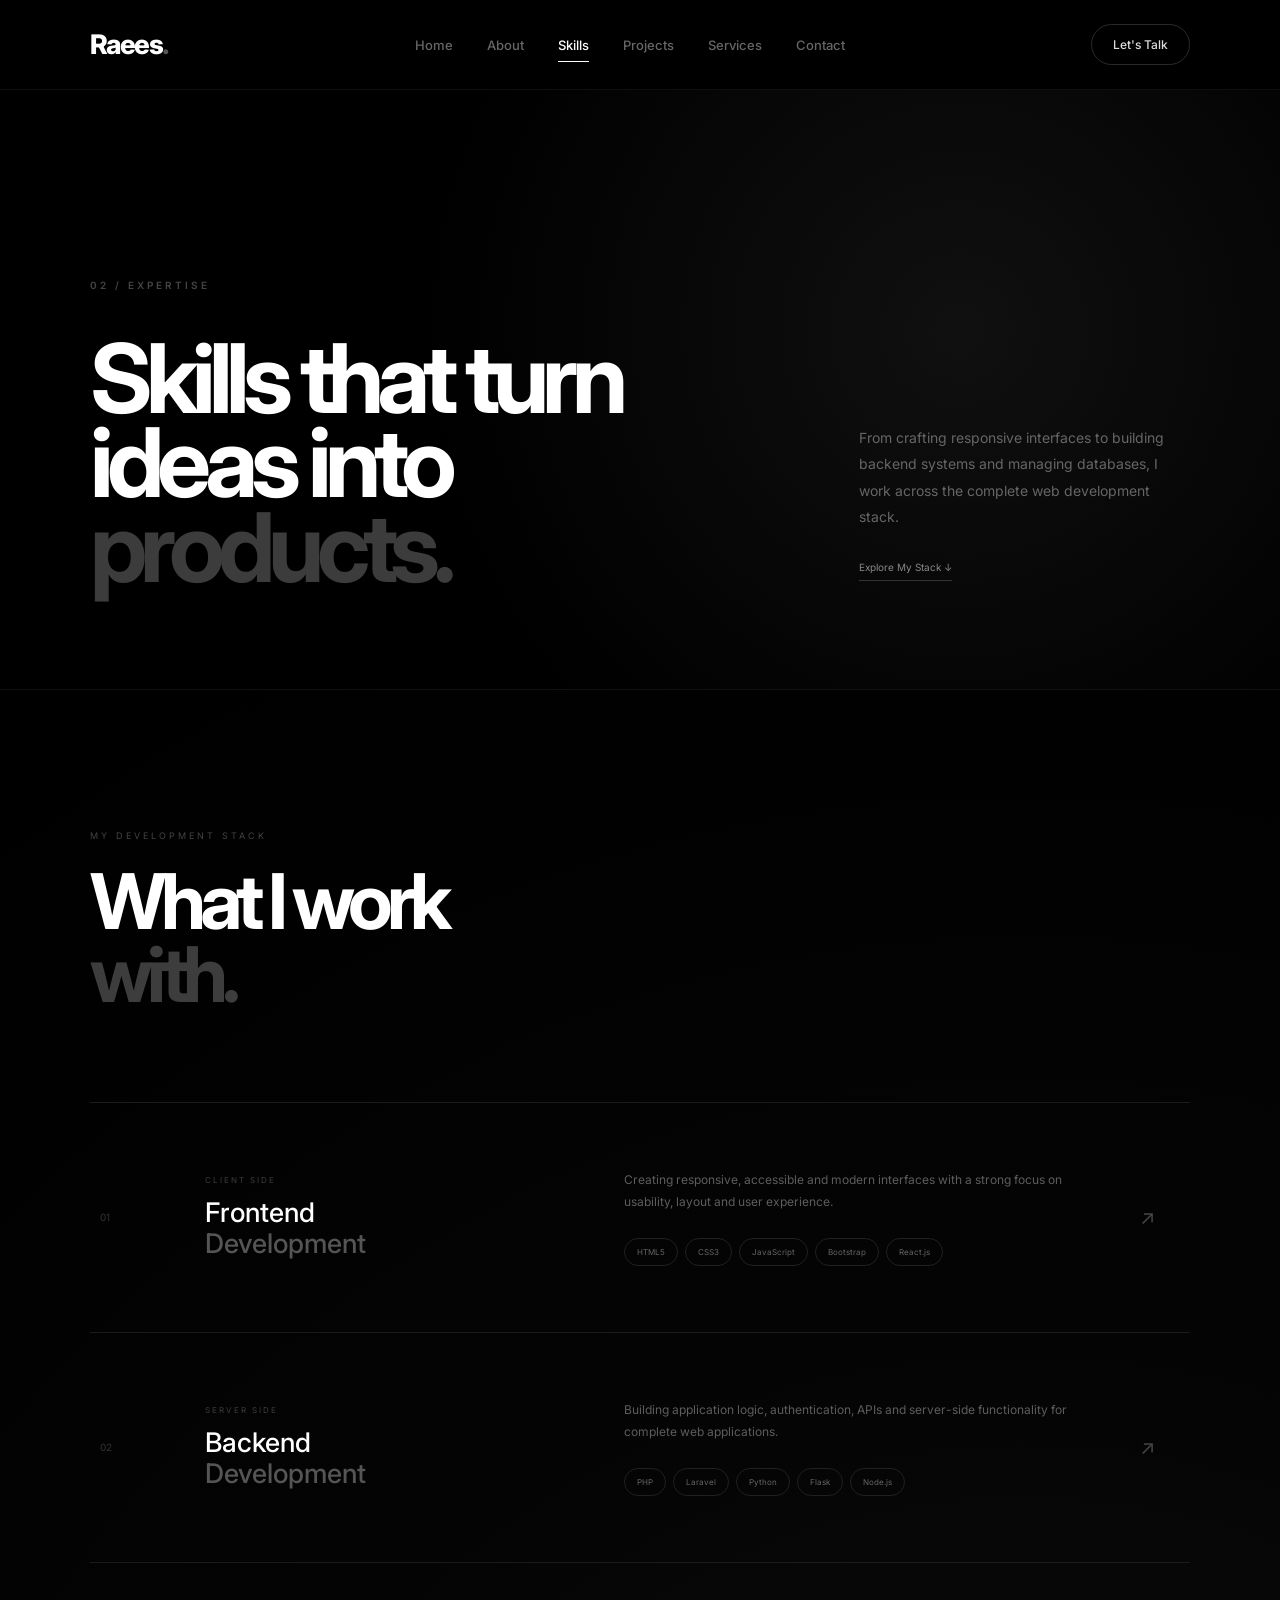
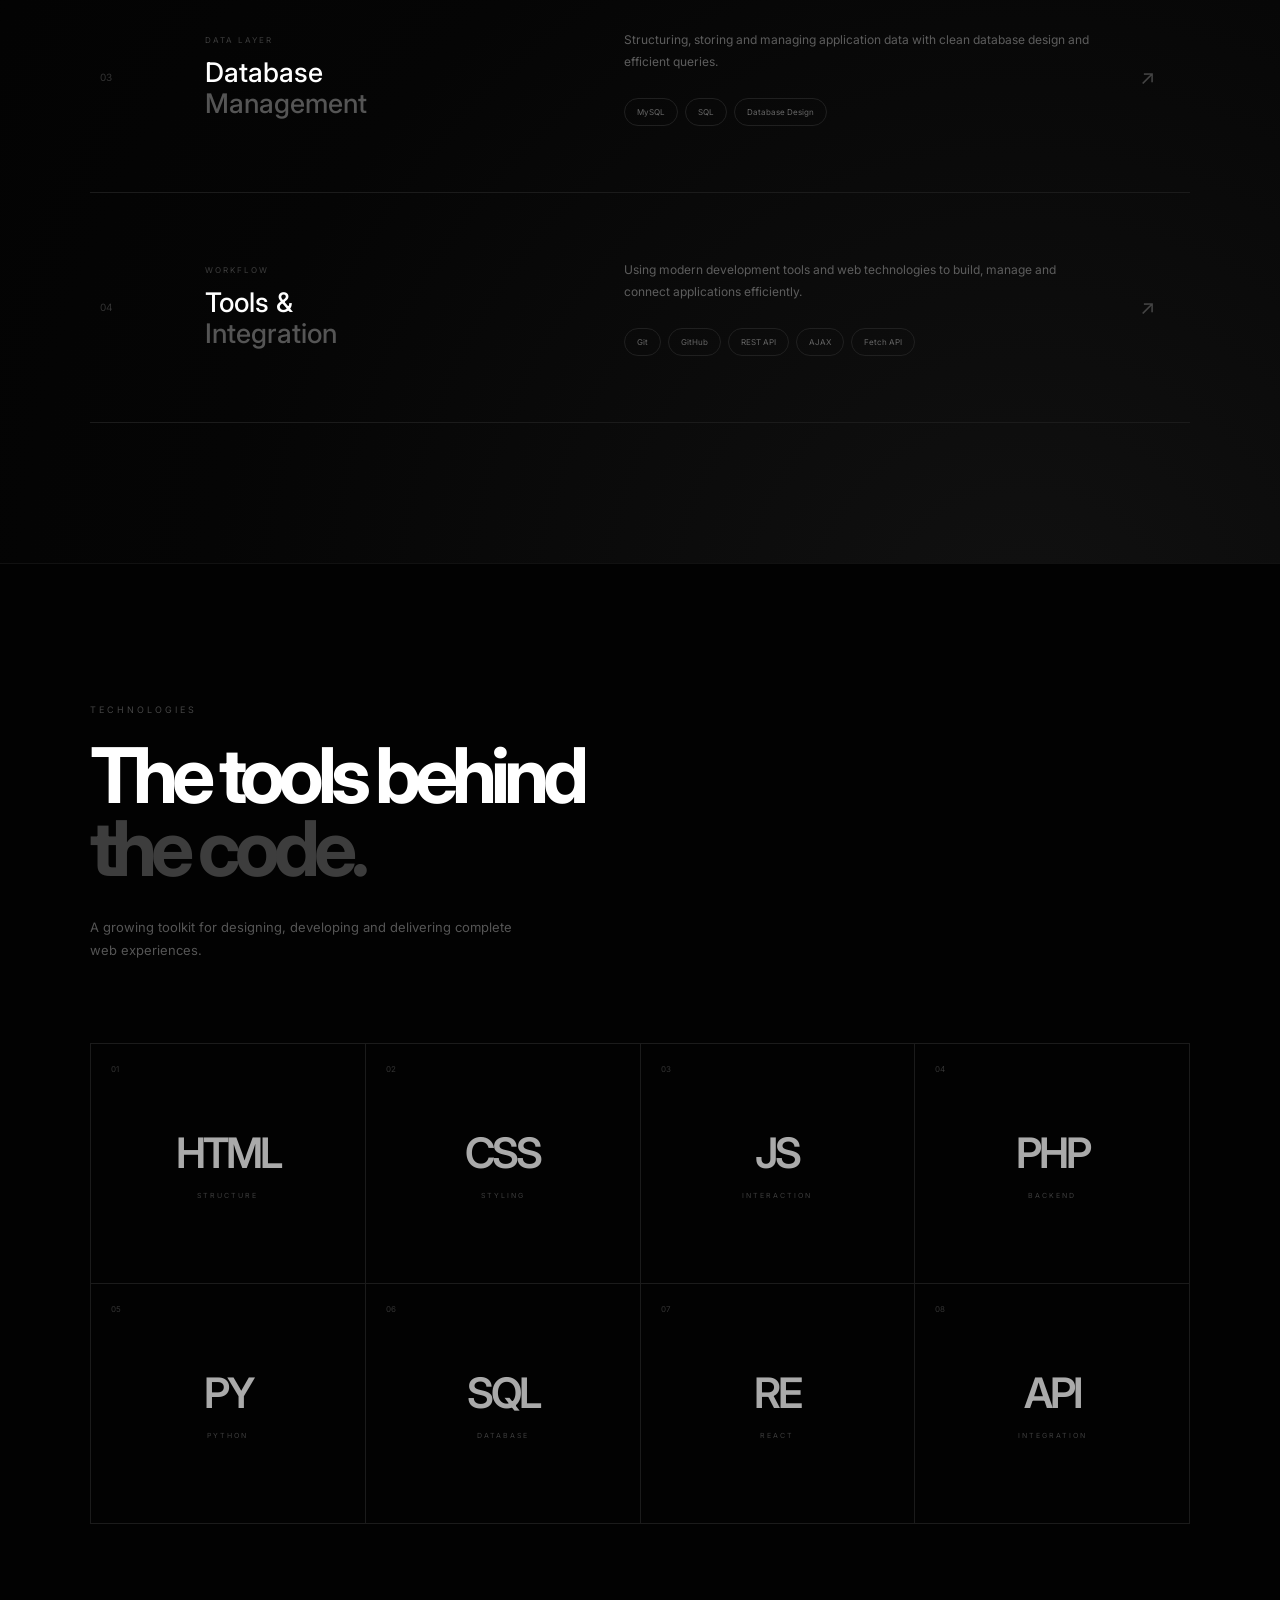
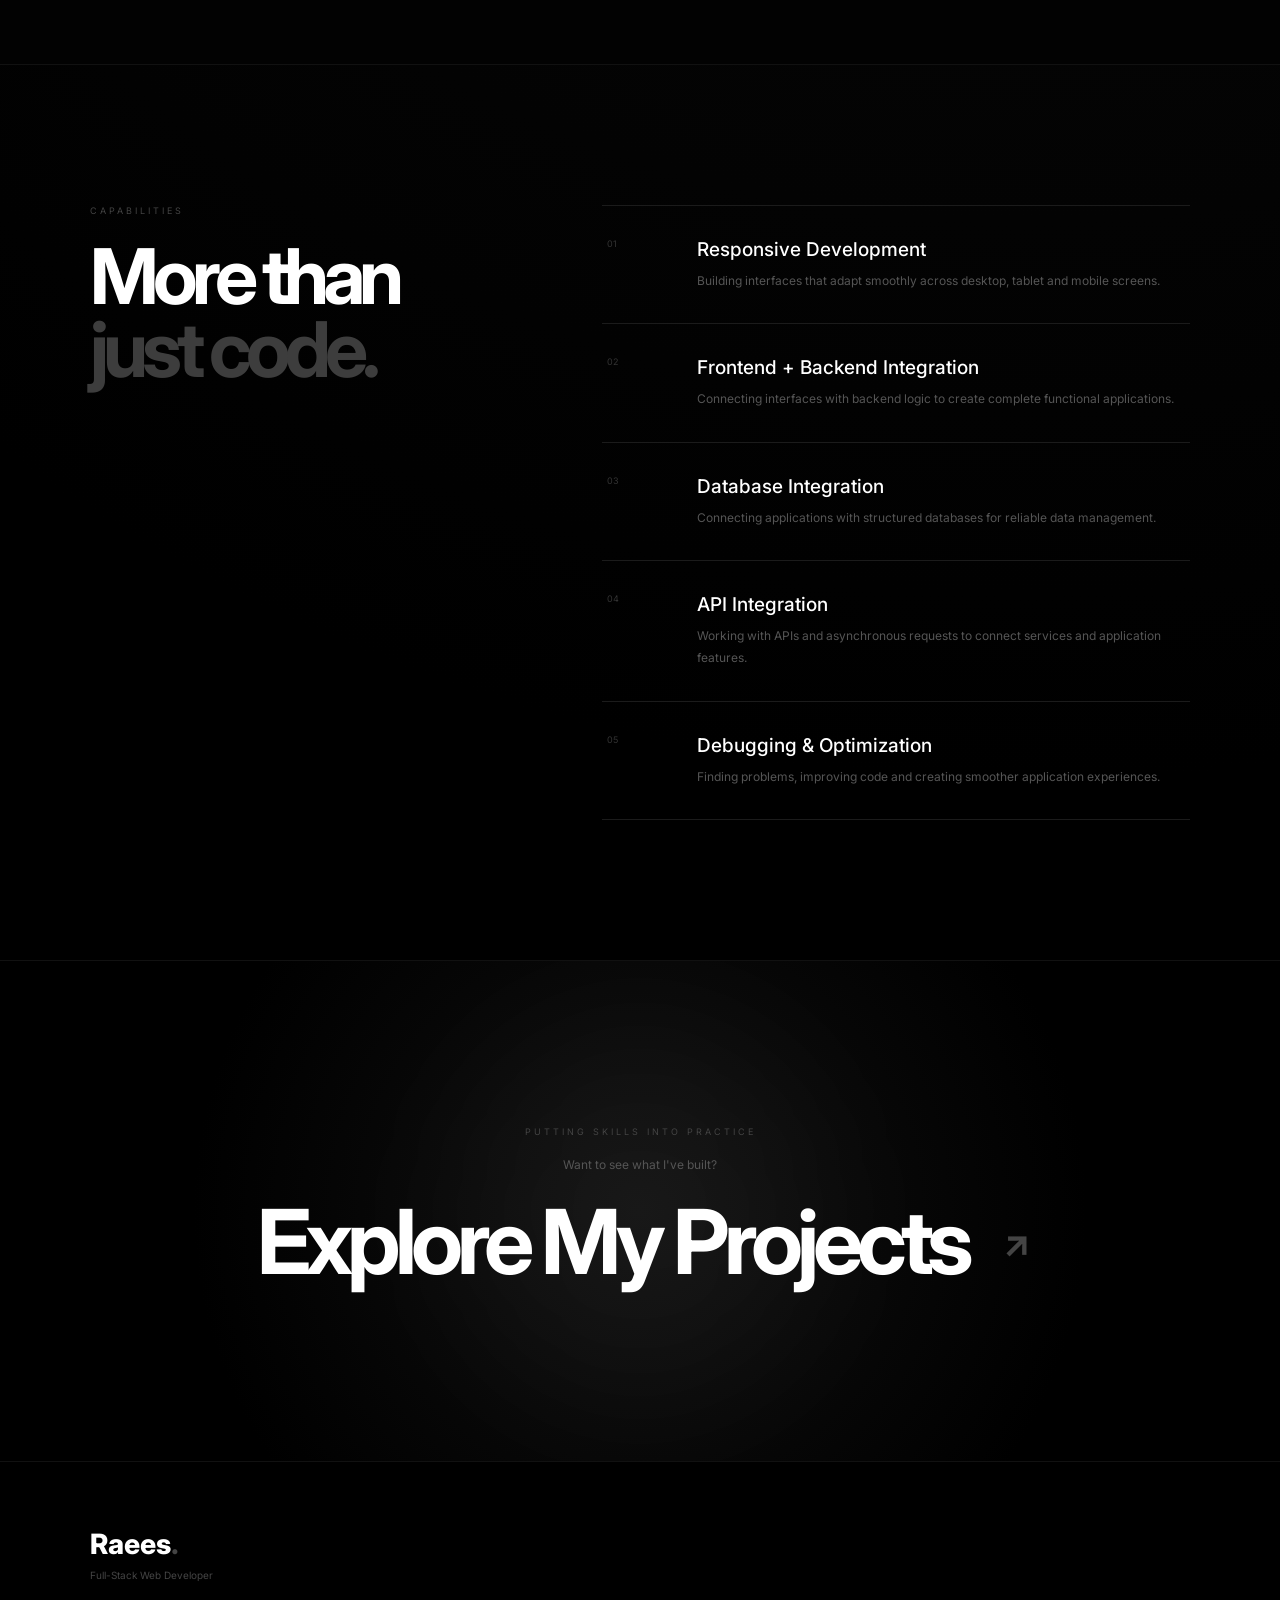
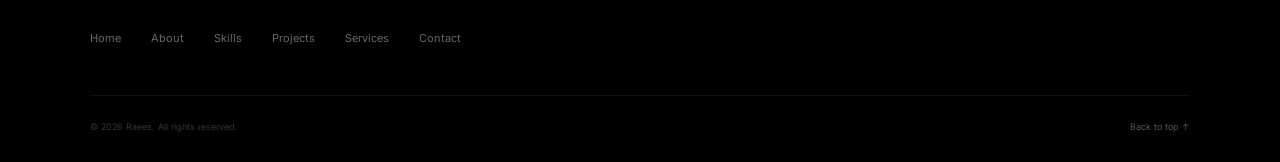
<file: skills.html>
<!DOCTYPE html>
<html lang="en">

<head>
    <meta charset="UTF-8">
    <meta name="viewport" content="width=device-width, initial-scale=1.0">

    <title>Skills | Raees - Full-Stack Developer</title>

    <link rel="stylesheet" href="style.css">

    <link rel="preconnect" href="https://fonts.googleapis.com">
    <link rel="preconnect" href="https://fonts.gstatic.com" crossorigin>

    <link href="https://fonts.googleapis.com/css2?family=Inter:wght@400;500;600;700;800&display=swap"
          rel="stylesheet">
</head>

<body>

    <!-- ================= NAVBAR ================= -->

    <header class="header">

        <a href="index.html" class="logo">
            Raees<span>.</span>
        </a>

        <nav class="navbar">
            <a href="index.html">Home</a>
            <a href="about.html">About</a>
            <a href="skills.html" class="active">Skills</a>
            <a href="projects.html">Projects</a>
            <a href="services.html">Services</a>
            <a href="contact.html">Contact</a>
        </nav>

        <a href="contact.html" class="nav-btn">
            Let's Talk
        </a>

    
    <!-- MOBILE HAMBURGER -->
    <button class="menu-toggle" id="menuToggle" aria-label="Open menu">
        <span></span>
        <span></span>
        <span></span>
    </button>

</header>


    <main>

        <!-- ================= SKILLS HERO ================= -->

        <section class="skills-page-hero">

            <div class="skills-hero-label">
                02 / EXPERTISE
            </div>

            <div class="skills-hero-grid">

                <div>

                    <h1>
                        Skills that turn<br>
                        ideas into
                        <span>products.</span>
                    </h1>

                </div>

                <div class="skills-hero-right">

                    <p>
                        From crafting responsive interfaces to building
                        backend systems and managing databases, I work
                        across the complete web development stack.
                    </p>

                    <a href="#skill-stack">
                        Explore My Stack ↓
                    </a>

                </div>

            </div>

        </section>


        <!-- ================= DEVELOPMENT STACK ================= -->

        <section class="skill-stack" id="skill-stack">

            <div class="skills-section-head">

                <span>MY DEVELOPMENT STACK</span>

                <h2>
                    What I work<br>
                    <em>with.</em>
                </h2>

            </div>


            <div class="skill-category-list">


                <!-- FRONTEND -->

                <div class="skill-category">

                    <div class="skill-category-number">
                        01
                    </div>

                    <div class="skill-category-name">

                        <small>CLIENT SIDE</small>

                        <h3>
                            Frontend
                            <span>Development</span>
                        </h3>

                    </div>


                    <div class="skill-category-description">

                        <p>
                            Creating responsive, accessible and modern
                            interfaces with a strong focus on usability,
                            layout and user experience.
                        </p>

                        <div class="skill-pills">
                            <span>HTML5</span>
                            <span>CSS3</span>
                            <span>JavaScript</span>
                            <span>Bootstrap</span>
                            <span>React.js</span>
                        </div>

                    </div>

                    <div class="skill-arrow">
                        ↗
                    </div>

                </div>


                <!-- BACKEND -->

                <div class="skill-category">

                    <div class="skill-category-number">
                        02
                    </div>

                    <div class="skill-category-name">

                        <small>SERVER SIDE</small>

                        <h3>
                            Backend
                            <span>Development</span>
                        </h3>

                    </div>


                    <div class="skill-category-description">

                        <p>
                            Building application logic, authentication,
                            APIs and server-side functionality for
                            complete web applications.
                        </p>

                        <div class="skill-pills">
                            <span>PHP</span>
                            <span>Laravel</span>
                            <span>Python</span>
                            <span>Flask</span>
                            <span>Node.js</span>
                        </div>

                    </div>

                    <div class="skill-arrow">
                        ↗
                    </div>

                </div>


                <!-- DATABASE -->

                <div class="skill-category">

                    <div class="skill-category-number">
                        03
                    </div>

                    <div class="skill-category-name">

                        <small>DATA LAYER</small>

                        <h3>
                            Database
                            <span>Management</span>
                        </h3>

                    </div>


                    <div class="skill-category-description">

                        <p>
                            Structuring, storing and managing application
                            data with clean database design and efficient
                            queries.
                        </p>

                        <div class="skill-pills">
                            <span>MySQL</span>
                            <span>SQL</span>
                            <span>Database Design</span>
                        </div>

                    </div>

                    <div class="skill-arrow">
                        ↗
                    </div>

                </div>


                <!-- TOOLS -->

                <div class="skill-category">

                    <div class="skill-category-number">
                        04
                    </div>

                    <div class="skill-category-name">

                        <small>WORKFLOW</small>

                        <h3>
                            Tools &
                            <span>Integration</span>
                        </h3>

                    </div>


                    <div class="skill-category-description">

                        <p>
                            Using modern development tools and web
                            technologies to build, manage and connect
                            applications efficiently.
                        </p>

                        <div class="skill-pills">
                            <span>Git</span>
                            <span>GitHub</span>
                            <span>REST API</span>
                            <span>AJAX</span>
                            <span>Fetch API</span>
                        </div>

                    </div>

                    <div class="skill-arrow">
                        ↗
                    </div>

                </div>

            </div>

        </section>


        <!-- ================= TECHNOLOGY WALL ================= -->

        <section class="technology-wall">

            <div class="technology-heading">

                <span>TECHNOLOGIES</span>

                <h2>
                    The tools behind<br>
                    <em>the code.</em>
                </h2>

                <p>
                    A growing toolkit for designing, developing
                    and delivering complete web experiences.
                </p>

            </div>


            <div class="technology-grid">

                <div class="technology-card">
                    <span>01</span>
                    <strong>HTML</strong>
                    <small>STRUCTURE</small>
                </div>

                <div class="technology-card">
                    <span>02</span>
                    <strong>CSS</strong>
                    <small>STYLING</small>
                </div>

                <div class="technology-card">
                    <span>03</span>
                    <strong>JS</strong>
                    <small>INTERACTION</small>
                </div>

                <div class="technology-card">
                    <span>04</span>
                    <strong>PHP</strong>
                    <small>BACKEND</small>
                </div>

                <div class="technology-card">
                    <span>05</span>
                    <strong>PY</strong>
                    <small>PYTHON</small>
                </div>

                <div class="technology-card">
                    <span>06</span>
                    <strong>SQL</strong>
                    <small>DATABASE</small>
                </div>

                <div class="technology-card">
                    <span>07</span>
                    <strong>RE</strong>
                    <small>REACT</small>
                </div>

                <div class="technology-card">
                    <span>08</span>
                    <strong>API</strong>
                    <small>INTEGRATION</small>
                </div>

            </div>

        </section>


        <!-- ================= CAPABILITIES ================= -->

        <section class="capabilities">

            <div class="capabilities-title">

                <span>CAPABILITIES</span>

                <h2>
                    More than<br>
                    <em>just code.</em>
                </h2>

            </div>


            <div class="capabilities-list">

                <div class="capability-item">

                    <span>01</span>

                    <div>
                        <h3>Responsive Development</h3>

                        <p>
                            Building interfaces that adapt smoothly
                            across desktop, tablet and mobile screens.
                        </p>
                    </div>

                </div>


                <div class="capability-item">

                    <span>02</span>

                    <div>
                        <h3>Frontend + Backend Integration</h3>

                        <p>
                            Connecting interfaces with backend logic
                            to create complete functional applications.
                        </p>
                    </div>

                </div>


                <div class="capability-item">

                    <span>03</span>

                    <div>
                        <h3>Database Integration</h3>

                        <p>
                            Connecting applications with structured
                            databases for reliable data management.
                        </p>
                    </div>

                </div>


                <div class="capability-item">

                    <span>04</span>

                    <div>
                        <h3>API Integration</h3>

                        <p>
                            Working with APIs and asynchronous requests
                            to connect services and application features.
                        </p>
                    </div>

                </div>


                <div class="capability-item">

                    <span>05</span>

                    <div>
                        <h3>Debugging & Optimization</h3>

                        <p>
                            Finding problems, improving code and
                            creating smoother application experiences.
                        </p>
                    </div>

                </div>

            </div>

        </section>


        <!-- ================= CTA ================= -->

        <section class="skills-cta">

            <span>PUTTING SKILLS INTO PRACTICE</span>

            <p>
                Want to see what I've built?
            </p>

            <a href="projects.html">
                Explore My Projects
                <strong>↗</strong>
            </a>

        </section>

    </main>


    <!-- ================= FOOTER ================= -->

    <footer class="footer">

        <div class="footer-brand">

            <a href="index.html">
                Raees<span>.</span>
            </a>

            <p>Full-Stack Web Developer</p>

        </div>


        <div class="footer-nav">

            <a href="index.html">Home</a>
            <a href="about.html">About</a>
            <a href="skills.html">Skills</a>
            <a href="projects.html">Projects</a>
            <a href="services.html">Services</a>
            <a href="contact.html">Contact</a>

        </div>


        <div class="footer-bottom">

            <span>
                © 2026 Raees. All rights reserved.
            </span>

            <a href="#">
                Back to top ↑
            </a>

        </div>

    </footer>


    <script src="script.js"></script>

</body>
</html>
</file>
<file: style.css>
/* ========================================
   RESET
======================================== */

* {
    margin: 0;
    padding: 0;
    box-sizing: border-box;
}

html {
    scroll-behavior: smooth;
}

body {
    min-height: 100vh;

    background:
        radial-gradient(
            circle at 80% 45%,
            #111 0%,
            #050505 28%,
            #000 60%
        );

    color: #fff;

    font-family: "Inter", sans-serif;

    overflow-x: hidden;
}

a {
    color: inherit;
    text-decoration: none;
}


/* ========================================
   NAVBAR
======================================== */

.header {
    width: 100%;
    height: 90px;

    padding: 0 7%;

    display: flex;
    align-items: center;
    justify-content: space-between;

    position: relative;
    z-index: 100;

    border-bottom: 1px solid rgba(255,255,255,.06);
}


/* LOGO */

.logo {
    font-size: 27px;
    font-weight: 800;
    letter-spacing: -1.5px;
}

.logo span {
    color: #555;
}


/* NAVIGATION */

.navbar {
    display: flex;
    align-items: center;

    gap: 34px;
}

.navbar a {
    position: relative;

    color: #666;

    font-size: 13px;
    font-weight: 500;

    transition: .3s;
}

.navbar a::after {
    content: "";

    position: absolute;

    left: 0;
    bottom: -9px;

    width: 0;
    height: 1px;

    background: #fff;

    transition: .3s;
}

.navbar a:hover,
.navbar a.active {
    color: #fff;
}

.navbar a:hover::after,
.navbar a.active::after {
    width: 100%;
}


/* LET'S TALK */

.nav-btn {
    padding: 12px 21px;

    border: 1px solid #2b2b2b;
    border-radius: 50px;

    color: #ddd;

    font-size: 12px;
    font-weight: 500;

    transition: .3s;
}

.nav-btn:hover {
    background: #fff;
    color: #000;

    border-color: #fff;
}


/* ========================================
   HERO
======================================== */

.hero {
    min-height: calc(100vh - 150px);

    padding: 60px 7% 40px;

    display: grid;

    grid-template-columns:
        minmax(0, 1.05fr)
        minmax(400px, .95fr);

    align-items: center;

    gap: 50px;

    position: relative;
}


/* ========================================
   LEFT CONTENT
======================================== */

.hero-content {
    position: relative;
    z-index: 5;
}


/* AVAILABLE */

.availability {
    width: fit-content;

    padding: 8px 14px;

    margin-bottom: 35px;

    display: flex;
    align-items: center;

    gap: 9px;

    background: #070707;

    border: 1px solid #1d1d1d;
    border-radius: 50px;

    color: #707070;

    font-size: 10px;
    letter-spacing: .5px;
}

.availability span {
    width: 6px;
    height: 6px;

    background: #fff;

    border-radius: 50%;

    box-shadow:
        0 0 10px rgba(255,255,255,.8);
}


/* INTRO */

.intro-label {
    margin-bottom: 12px;

    color: #555;

    font-size: 11px;
    font-weight: 600;

    letter-spacing: 4px;
}


/* NAME */

.hero h1 {
    font-size: clamp(75px, 8.5vw, 135px);

    line-height: .83;

    font-weight: 800;

    letter-spacing: -8px;
}

.hero h1 span {
    color: #3b3b3b;
}


/* JOB TITLE */

.hero h2 {
    margin-top: 28px;

    font-size: clamp(38px, 4.5vw, 68px);

    line-height: 1;

    font-weight: 600;

    letter-spacing: -4px;
}

.hero h2 > span {
    display: block;

    color: #444;
}


/* DESCRIPTION */

.hero-text {
    max-width: 600px;

    margin-top: 28px;

    color: #777;

    font-size: 14px;

    line-height: 1.9;
}


/* ========================================
   BUTTONS
======================================== */

.hero-buttons {
    margin-top: 35px;

    display: flex;

    gap: 12px;
}

.btn-primary,
.btn-secondary {
    height: 48px;

    padding: 0 24px;

    display: inline-flex;

    align-items: center;

    justify-content: center;

    gap: 25px;

    border-radius: 50px;

    font-size: 12px;

    transition: .35s;
}


/* PRIMARY */

.btn-primary {
    background: #fff;

    color: #000;

    font-weight: 600;
}

.btn-primary:hover {
    transform: translateY(-3px);

    box-shadow:
        0 15px 40px rgba(255,255,255,.12);
}


/* SECONDARY */

.btn-secondary {
    border: 1px solid #252525;

    color: #888;
}

.btn-secondary:hover {
    color: #fff;

    border-color: #555;

    transform: translateY(-3px);
}


/* ========================================
   HERO SKILLS
======================================== */

.hero-skills {
    margin-top: 55px;

    display: flex;

    gap: 50px;
}

.hero-skills div {
    position: relative;

    padding-left: 20px;

    display: flex;

    flex-direction: column;

    border-left: 1px solid #202020;
}

.hero-skills span {
    position: absolute;

    top: -13px;
    left: 20px;

    color: #333;

    font-size: 8px;
}

.hero-skills strong {
    margin-top: 8px;

    font-size: 12px;

    font-weight: 600;
}

.hero-skills small {
    margin-top: 5px;

    color: #555;

    font-size: 9px;
}


/* ========================================
   PHOTO
======================================== */

.hero-photo {
    position: relative;

    height: 660px;

    display: flex;

    align-items: center;

    justify-content: center;
}


/* GLOW */

.photo-glow {
    position: absolute;

    width: 430px;
    height: 430px;

    background:
        rgba(255,255,255,.08);

    border-radius: 50%;

    filter: blur(110px);
}


/* PHOTO FRAME */

.photo-frame {
    position: relative;

    z-index: 2;

    width: min(440px, 90%);

    height: 590px;

    overflow: hidden;

    border-radius: 5px;

    border: 1px solid #1e1e1e;

    background: #080808;

    box-shadow:
        0 40px 100px rgba(0,0,0,.8);
}

.photo-frame img {
    width: 100%;
    height: 100%;

    object-fit: cover;

    object-position: center top;

    filter:
        contrast(1.04)
        brightness(.9);
}


/* PHOTO DARK BLEND */

.photo-overlay {
    position: absolute;

    inset: 0;

    background:
        linear-gradient(
            to bottom,
            transparent 60%,
            rgba(0,0,0,.8) 100%
        );

    pointer-events: none;
}


/* ========================================
   FLOATING CARDS
======================================== */

.floating-card {
    position: absolute;

    z-index: 5;

    min-width: 155px;

    padding: 13px 15px;

    display: flex;

    align-items: center;

    gap: 12px;

    background:
        rgba(5,5,5,.82);

    backdrop-filter: blur(15px);

    border: 1px solid #242424;

    border-radius: 10px;

    box-shadow:
        0 20px 50px rgba(0,0,0,.6);

    animation:
        floating 4s ease-in-out infinite;
}

.floating-card small {
    display: block;

    margin-bottom: 4px;

    color: #555;

    font-size: 8px;
}

.floating-card strong {
    display: block;

    font-size: 10px;

    font-weight: 500;
}


/* CODE CARD */

.card-code {
    left: 0;

    top: 170px;
}

.floating-icon {
    width: 32px;
    height: 32px;

    display: flex;

    align-items: center;

    justify-content: center;

    border: 1px solid #2d2d2d;

    border-radius: 7px;

    color: #aaa;

    font-size: 10px;
}


/* STACK CARD */

.card-stack {
    right: -5px;

    bottom: 130px;

    animation-delay: 1.5s;
}

.status-dot {
    width: 8px;
    height: 8px;

    background: #fff;

    border-radius: 50%;

    box-shadow:
        0 0 10px rgba(255,255,255,.8);
}


/* FLOAT ANIMATION */

@keyframes floating {

    0%,
    100% {
        transform: translateY(0);
    }

    50% {
        transform: translateY(-10px);
    }
}


/* ========================================
   BOTTOM BAR
======================================== */

.bottom-bar {
    min-height: 60px;

    padding: 0 7%;

    display: flex;

    align-items: center;

    justify-content: space-between;

    border-top: 1px solid #111;

    color: #444;

    font-size: 9px;

    letter-spacing: 1px;
}

.bottom-bar a {
    color: #666;

    transition: .3s;
}

.bottom-bar a:hover {
    color: #fff;
}


/* ========================================
   TABLET
======================================== */

@media (max-width: 1000px) {

    .navbar {
        display: none;
    }

    .hero {
        grid-template-columns: 1fr;

        padding-top: 90px;

        text-align: center;
    }

    .availability {
        margin-left: auto;
        margin-right: auto;
    }

    .hero-text {
        margin-left: auto;
        margin-right: auto;
    }

    .hero-buttons,
    .hero-skills {
        justify-content: center;
    }

    .hero-photo {
        margin-top: 30px;
    }

}


/* ========================================
   MOBILE
======================================== */

@media (max-width: 600px) {

    .header {
        height: 75px;

        padding: 0 5%;
    }

    .logo {
        font-size: 23px;
    }

    .nav-btn {
        padding: 10px 16px;
    }

    .hero {
        padding:
            70px 5%
            30px;

        gap: 20px;
    }

    .hero h1 {
        font-size: 75px;

        letter-spacing: -5px;
    }

    .hero h2 {
        font-size: 39px;

        letter-spacing: -3px;
    }

    .hero-text {
        font-size: 13px;
    }

    .hero-buttons {
        flex-direction: column;

        align-items: center;
    }

    .btn-primary,
    .btn-secondary {
        width: 220px;
    }

    .hero-skills {
        gap: 15px;

        flex-wrap: wrap;
    }

    .hero-photo {
        height: 540px;
    }

    .photo-frame {
        height: 510px;

        width: 100%;
    }

    .floating-card {
        display: none;
    }

    .bottom-bar {
        padding: 20px 5%;

        flex-direction: column;

        gap: 12px;

        text-align: center;
    }

}

/* ==================================================
   HOME PAGE EXTENDED
================================================== */

.tech-strip {
    min-height: 90px;
    padding: 0 5%;

    display: flex;
    align-items: center;
    justify-content: space-around;
    gap: 25px;

    overflow: hidden;

    border-top: 1px solid #141414;
    border-bottom: 1px solid #141414;

    background: #030303;
}

.tech-strip span {
    color: #555;
    font-size: 11px;
    font-weight: 600;
    letter-spacing: 2px;
    white-space: nowrap;
}

.tech-strip i {
    color: #222;
    font-size: 8px;
}


/* COMMON HOME */

.home-about,
.home-services,
.featured-work,
.home-expertise {
    padding: 140px 7%;
    border-bottom: 1px solid #111;
}

.home-section-number {
    margin-bottom: 65px;

    color: #444;

    font-size: 10px;
    font-weight: 600;
    letter-spacing: 3px;
}


/* ==================================================
   ABOUT PREVIEW
================================================== */

.home-about-grid {
    display: grid;
    grid-template-columns: 1fr .8fr;

    gap: 100px;
}

.home-about-title > p {
    margin-bottom: 20px;

    color: #555;

    font-size: 10px;
    letter-spacing: 3px;
}

.home-about-title h2,
.home-section-header h2,
.home-expertise h2 {
    font-size: clamp(48px, 6vw, 90px);

    line-height: .95;

    letter-spacing: -6px;

    font-weight: 700;
}

.home-about-title h2 span,
.home-section-header h2 span,
.home-expertise h2 span {
    color: #3e3e3e;
}

.home-about-text {
    padding-top: 45px;
}

.home-about-text p {
    margin-bottom: 25px;

    color: #666;

    font-size: 14px;

    line-height: 1.9;
}

.home-about-text .large-text {
    color: #ddd;

    font-size: 21px;

    line-height: 1.6;
}

.text-link {
    display: inline-flex;

    align-items: center;

    gap: 30px;

    margin-top: 15px;

    padding-bottom: 7px;

    border-bottom: 1px solid #444;

    color: #ddd;

    font-size: 11px;

    transition: .3s;
}

.text-link:hover {
    color: #fff;

    border-color: #fff;

    gap: 40px;
}


/* ==================================================
   SECTION HEADER
================================================== */

.home-section-header {
    display: flex;

    justify-content: space-between;

    align-items: flex-end;

    gap: 50px;

    margin-bottom: 80px;
}

.home-section-header > div > p {
    margin-bottom: 20px;

    color: #444;

    font-size: 10px;

    letter-spacing: 3px;
}

.home-section-header > a {
    padding-bottom: 7px;

    border-bottom: 1px solid #333;

    color: #777;

    font-size: 11px;

    transition: .3s;
}

.home-section-header > a:hover {
    color: #fff;

    border-color: #fff;
}


/* ==================================================
   SERVICES
================================================== */

.home-services {
    background: #020202;
}

.home-service-list {
    border-top: 1px solid #1b1b1b;
}

.home-service-item {
    min-height: 130px;

    display: grid;

    grid-template-columns: 80px 1.2fr 1fr 40px;

    align-items: center;

    gap: 30px;

    padding: 25px 10px;

    border-bottom: 1px solid #1b1b1b;

    transition: .35s;
}

.home-service-item:hover {
    padding-left: 25px;

    background: #080808;
}

.service-num {
    color: #333;

    font-size: 10px;
}

.home-service-item h3 {
    font-size: 23px;

    font-weight: 500;
}

.home-service-item p {
    max-width: 370px;

    color: #555;

    font-size: 12px;

    line-height: 1.7;
}

.home-service-item strong {
    color: #666;

    font-size: 20px;

    font-weight: 400;

    transition: .3s;
}

.home-service-item:hover strong {
    color: #fff;

    transform: translate(4px, -4px);
}


/* ==================================================
   FEATURED PROJECTS
================================================== */

.featured-grid {
    display: grid;

    grid-template-columns: 1fr 1fr;

    gap: 35px;
}

.featured-card {
    display: block;
}

.featured-image {
    position: relative;

    height: 500px;

    overflow: hidden;

    display: flex;

    align-items: center;

    justify-content: center;

    border: 1px solid #161616;

    background:
        radial-gradient(
            circle at center,
            #171717,
            #050505 65%
        );
}

.big-project-number {
    position: absolute;

    left: 20px;

    bottom: -55px;

    color: rgba(255,255,255,.025);

    font-size: 190px;

    font-weight: 800;
}


/* SCHOOL MOCKUP */

.fake-window {
    position: relative;

    z-index: 2;

    width: 78%;

    height: 300px;

    overflow: hidden;

    border: 1px solid #292929;

    border-radius: 9px;

    background: #070707;

    box-shadow: 0 35px 80px #000;

    transform:
        perspective(900px)
        rotateY(-7deg)
        rotateX(3deg);

    transition: .5s;
}

.featured-card:hover .fake-window {
    transform:
        perspective(900px)
        rotateY(0)
        rotateX(0)
        scale(1.02);
}

.fake-top {
    height: 35px;

    display: flex;

    align-items: center;

    gap: 6px;

    padding-left: 15px;

    border-bottom: 1px solid #1d1d1d;
}

.fake-top i {
    width: 6px;
    height: 6px;

    border-radius: 50%;

    background: #333;
}

.fake-dashboard {
    padding: 30px;
}

.fake-dashboard small {
    color: #444;

    font-size: 8px;
}

.fake-dashboard h4 {
    margin-top: 8px;

    font-size: 20px;
}

.fake-boxes {
    display: flex;

    gap: 8px;

    margin-top: 25px;
}

.fake-boxes span {
    flex: 1;

    height: 60px;

    border: 1px solid #1c1c1c;

    background: #101010;
}

.fake-table {
    height: 70px;

    margin-top: 15px;

    border: 1px solid #191919;

    background:
        repeating-linear-gradient(
            0deg,
            #090909,
            #090909 16px,
            #151515 17px
        );
}


/* FACE MOCKUP */

.face-system {
    position: relative;

    width: 260px;
    height: 310px;

    display: flex;

    align-items: center;

    justify-content: center;
}

.face-circle {
    width: 150px;
    height: 190px;

    display: flex;

    align-items: center;

    justify-content: center;

    border: 1px solid #444;

    border-radius: 45%;

    color: #444;

    font-size: 9px;
}

.face-system > small {
    position: absolute;

    bottom: 15px;

    color: #555;

    font-size: 7px;

    letter-spacing: 2px;
}

.corner {
    position: absolute;

    width: 30px;
    height: 30px;
}

.tl {
    left: 0;
    top: 0;

    border-left: 1px solid #555;
    border-top: 1px solid #555;
}

.tr {
    right: 0;
    top: 0;

    border-right: 1px solid #555;
    border-top: 1px solid #555;
}

.bl {
    left: 0;
    bottom: 0;

    border-left: 1px solid #555;
    border-bottom: 1px solid #555;
}

.br {
    right: 0;
    bottom: 0;

    border-right: 1px solid #555;
    border-bottom: 1px solid #555;
}

.scanner {
    position: absolute;

    width: 170px;
    height: 1px;

    background: #aaa;

    box-shadow: 0 0 12px #fff;

    animation: faceScan 3s ease-in-out infinite alternate;
}

@keyframes faceScan {

    from {
        transform: translateY(-85px);
    }

    to {
        transform: translateY(85px);
    }

}


/* PROJECT INFORMATION */

.featured-info {
    display: flex;

    align-items: flex-start;

    justify-content: space-between;

    gap: 30px;

    padding-top: 25px;
}

.featured-info small {
    color: #444;

    font-size: 8px;

    letter-spacing: 2px;
}

.featured-info h3 {
    margin-top: 8px;

    font-size: 23px;

    font-weight: 500;
}

.featured-info > span {
    color: #666;

    font-size: 22px;

    transition: .3s;
}

.featured-card:hover .featured-info > span {
    color: #fff;

    transform: translate(4px, -4px);
}

.featured-tags {
    display: flex;

    gap: 7px;

    margin-top: 18px;
}

.featured-tags span {
    padding: 7px 11px;

    border: 1px solid #1f1f1f;

    border-radius: 30px;

    color: #555;

    font-size: 8px;
}


/* ==================================================
   EXPERTISE
================================================== */

.home-expertise {
    background: #020202;
}

.expertise-grid {
    display: grid;

    grid-template-columns: .8fr 1.2fr;

    gap: 100px;
}

.expertise-small {
    margin-bottom: 20px;

    color: #444;

    font-size: 9px;

    letter-spacing: 3px;
}

.expertise-list {
    border-top: 1px solid #1c1c1c;
}

.expertise-list > div {
    padding: 27px 5px;

    display: grid;

    grid-template-columns: 130px 1fr;

    gap: 30px;

    border-bottom: 1px solid #1c1c1c;
}

.expertise-list span {
    color: #444;

    font-size: 10px;
}

.expertise-list strong {
    color: #999;

    font-size: 12px;

    font-weight: 400;

    line-height: 1.7;
}


/* ==================================================
   CTA
================================================== */

.home-cta {
    min-height: 680px;

    padding: 130px 7%;

    display: flex;

    flex-direction: column;

    align-items: center;

    justify-content: center;

    text-align: center;

    background:
        radial-gradient(
            circle at center,
            #111,
            #030303 50%,
            #000 75%
        );
}

.home-cta > p:first-child {
    margin-bottom: 25px;

    color: #555;

    font-size: 9px;

    letter-spacing: 4px;
}

.home-cta h2 {
    font-size: clamp(55px, 7vw, 110px);

    line-height: .9;

    letter-spacing: -7px;
}

.home-cta h2 span {
    color: #3d3d3d;
}

.cta-text {
    max-width: 500px;

    margin-top: 35px;

    color: #5d5d5d;

    font-size: 13px;

    line-height: 1.8;
}

.cta-button {
    margin-top: 40px;

    min-width: 180px;

    padding: 16px 23px;

    display: flex;

    align-items: center;

    justify-content: space-between;

    gap: 35px;

    border-radius: 50px;

    background: #fff;

    color: #000;

    font-size: 11px;

    font-weight: 600;

    transition: .35s;
}

.cta-button:hover {
    transform: translateY(-4px);

    box-shadow:
        0 20px 50px rgba(255,255,255,.1);
}


/* ==================================================
   FOOTER
================================================== */

.footer {
    padding: 65px 7% 30px;

    border-top: 1px solid #111;

    background: #000;
}

.footer-brand > a {
    font-size: 28px;

    font-weight: 800;
}

.footer-brand > a span {
    color: #444;
}

.footer-brand p {
    margin-top: 8px;

    color: #444;

    font-size: 10px;
}

.footer-nav {
    margin: 50px 0;

    display: flex;

    flex-wrap: wrap;

    gap: 30px;
}

.footer-nav a {
    color: #666;

    font-size: 11px;

    transition: .3s;
}

.footer-nav a:hover {
    color: #fff;
}

.footer-bottom {
    padding-top: 25px;

    display: flex;

    align-items: center;

    justify-content: space-between;

    border-top: 1px solid #111;

    color: #333;

    font-size: 9px;
}

.footer-bottom a {
    color: #555;
}


/* ==================================================
   RESPONSIVE
================================================== */

@media (max-width: 900px) {

    .home-about,
    .home-services,
    .featured-work,
    .home-expertise {
        padding: 100px 6%;
    }

    .home-about-grid,
    .expertise-grid {
        grid-template-columns: 1fr;

        gap: 50px;
    }

    .home-about-text {
        padding-top: 0;
    }

    .featured-grid {
        grid-template-columns: 1fr;
    }

    .home-service-item {
        grid-template-columns: 45px 1fr 35px;
    }

    .home-service-item p {
        display: none;
    }

    .tech-strip {
        justify-content: flex-start;

        overflow-x: auto;
    }

}


@media (max-width: 600px) {

    .home-about,
    .home-services,
    .featured-work,
    .home-expertise {
        padding: 80px 5%;
    }

    .home-about-title h2,
    .home-section-header h2,
    .home-expertise h2 {
        letter-spacing: -4px;
    }

    .home-section-header {
        align-items: flex-start;

        flex-direction: column;

        margin-bottom: 50px;
    }

    .featured-image {
        height: 350px;
    }

    .fake-window {
        width: 90%;

        height: 240px;
    }

    .fake-dashboard {
        padding: 20px;
    }

    .expertise-list > div {
        grid-template-columns: 1fr;

        gap: 10px;
    }

    .home-cta {
        min-height: 550px;

        padding: 90px 5%;
    }

    .home-cta h2 {
        letter-spacing: -5px;
    }

    .footer {
        padding-left: 5%;
        padding-right: 5%;
    }

    .footer-bottom {
        align-items: flex-start;

        flex-direction: column;

        gap: 15px;
    }

}

/* ==========================================================
   ABOUT PAGE
========================================================== */

.about-page-hero {
    min-height: 520px;

    padding: 130px 7% 90px;

    display: flex;
    flex-direction: column;
    justify-content: flex-end;

    border-bottom: 1px solid #111;

    background:
        radial-gradient(
            circle at 80% 50%,
            #101010,
            #000 50%
        );
}

.about-page-label {
    margin-bottom: 35px;

    color: #444;

    font-size: 10px;
    font-weight: 600;

    letter-spacing: 3px;
}

.about-page-heading {
    display: grid;

    grid-template-columns: 1.3fr .7fr;

    align-items: flex-end;

    gap: 70px;
}

.about-page-heading h1 {
    font-size: clamp(60px, 7.5vw, 115px);

    line-height: .88;

    letter-spacing: -7px;
}

.about-page-heading h1 span {
    color: #3e3e3e;
}

.about-page-heading p {
    max-width: 400px;

    padding-bottom: 8px;

    color: #666;

    font-size: 14px;

    line-height: 1.8;
}


/* ==========================================================
   ABOUT MAIN
========================================================== */

.about-main {
    padding: 140px 7%;

    display: grid;

    grid-template-columns: .85fr 1.15fr;

    align-items: center;

    gap: 110px;

    border-bottom: 1px solid #111;
}


/* PHOTO */

.about-main-photo {
    position: relative;

    max-width: 500px;
}

.about-photo-box {
    position: relative;

    width: 100%;
    height: 650px;

    overflow: hidden;

    background: #080808;

    border: 1px solid #1b1b1b;
}

.about-photo-box img {
    width: 100%;
    height: 100%;

    object-fit: cover;
    object-position: center top;

    filter:
        brightness(.92)
        contrast(1.03);
}

.about-photo-shade {
    position: absolute;

    inset: 0;

    background:
        linear-gradient(
            to bottom,
            transparent 65%,
            rgba(0,0,0,.75)
        );
}

.about-photo-glow {
    position: absolute;

    width: 350px;
    height: 500px;

    left: 50%;
    top: 50%;

    transform:
        translate(-50%, -50%);

    background:
        rgba(255,255,255,.06);

    filter: blur(100px);
}

.about-photo-caption {
    position: absolute;

    left: 25px;
    right: 25px;
    bottom: 25px;

    z-index: 5;

    display: flex;

    align-items: center;

    justify-content: space-between;
}

.about-photo-caption span {
    font-size: 11px;

    font-weight: 600;

    letter-spacing: 3px;
}

.about-photo-caption small {
    color: #777;

    font-size: 7px;

    letter-spacing: 2px;
}


/* CONTENT */

.about-mini-title {
    margin-bottom: 22px !important;

    color: #444 !important;

    font-size: 9px !important;

    font-weight: 600;

    letter-spacing: 3px;
}

.about-main-content h2 {
    margin-bottom: 30px;

    font-size: clamp(45px, 5vw, 75px);

    letter-spacing: -5px;
}

.about-main-content > p {
    margin-bottom: 23px;

    color: #666;

    font-size: 14px;

    line-height: 1.9;
}

.about-main-content .about-lead {
    color: #d0d0d0;

    font-size: 20px;

    line-height: 1.65;
}


/* DETAILS */

.about-details {
    margin: 45px 0;

    display: grid;

    grid-template-columns: 1fr 1fr;

    border-top: 1px solid #1a1a1a;
}

.about-details div {
    padding: 20px 0;

    border-bottom: 1px solid #1a1a1a;
}

.about-details div:nth-child(odd) {
    margin-right: 30px;
}

.about-details span {
    display: block;

    margin-bottom: 8px;

    color: #3f3f3f;

    font-size: 8px;

    letter-spacing: 2px;
}

.about-details strong {
    font-size: 12px;

    font-weight: 500;

    color: #aaa;
}

.about-button {
    width: fit-content;
}


/* ==========================================================
   WHAT I DO
========================================================== */

.about-what {
    padding: 140px 7%;

    border-bottom: 1px solid #111;

    background: #020202;
}

.about-section-top > span {
    display: block;

    margin-bottom: 25px;

    color: #444;

    font-size: 9px;

    letter-spacing: 3px;
}

.about-section-top h2 {
    font-size: clamp(50px, 6vw, 90px);

    line-height: .95;

    letter-spacing: -6px;
}

.about-section-top h2 em {
    color: #3d3d3d;

    font-style: normal;
}

.about-what-grid {
    margin-top: 80px;

    display: grid;

    grid-template-columns:
        repeat(3, 1fr);

    border-top: 1px solid #1b1b1b;
    border-left: 1px solid #1b1b1b;
}

.about-what-card {
    min-height: 330px;

    padding: 40px;

    border-right: 1px solid #1b1b1b;
    border-bottom: 1px solid #1b1b1b;

    transition: .35s;
}

.about-what-card:hover {
    background: #080808;

    transform: translateY(-5px);
}

.about-what-card > span {
    color: #333;

    font-size: 9px;
}

.about-what-card h3 {
    margin-top: 90px;
    margin-bottom: 18px;

    font-size: 22px;

    font-weight: 500;
}

.about-what-card p {
    color: #5b5b5b;

    font-size: 12px;

    line-height: 1.8;
}


/* ==========================================================
   APPROACH
========================================================== */

.about-philosophy {
    padding: 140px 7%;

    display: grid;

    grid-template-columns: .8fr 1.2fr;

    gap: 120px;

    border-bottom: 1px solid #111;
}

.philosophy-left > span {
    display: block;

    margin-bottom: 25px;

    color: #444;

    font-size: 9px;

    letter-spacing: 3px;
}

.philosophy-left h2 {
    font-size: clamp(55px, 6vw, 90px);

    line-height: .95;

    letter-spacing: -6px;
}

.philosophy-left h2 em {
    color: #3e3e3e;

    font-style: normal;
}

.philosophy-right {
    border-top: 1px solid #1b1b1b;
}

.philosophy-item {
    padding: 35px 5px;

    display: grid;

    grid-template-columns: 60px 1fr;

    gap: 30px;

    border-bottom: 1px solid #1b1b1b;
}

.philosophy-item > span {
    color: #333;

    font-size: 9px;
}

.philosophy-item h3 {
    margin-bottom: 10px;

    font-size: 21px;

    font-weight: 500;
}

.philosophy-item p {
    max-width: 500px;

    color: #5c5c5c;

    font-size: 12px;

    line-height: 1.8;
}


/* ==========================================================
   NEXT PAGE
========================================================== */

.about-next {
    min-height: 430px;

    padding: 100px 7%;

    display: flex;

    flex-direction: column;

    justify-content: center;

    align-items: center;

    text-align: center;

    background:
        radial-gradient(
            circle,
            #0e0e0e,
            #000 65%
        );
}

.about-next > span {
    color: #444;

    font-size: 9px;

    letter-spacing: 3px;
}

.about-next > p {
    margin-top: 20px;

    color: #555;

    font-size: 12px;
}

.about-next > a {
    margin-top: 15px;

    display: flex;

    align-items: center;

    gap: 30px;

    font-size: clamp(55px, 7vw, 100px);

    font-weight: 700;

    letter-spacing: -6px;

    transition: .3s;
}

.about-next > a strong {
    color: #444;

    font-size: 40px;

    transition: .3s;
}

.about-next > a:hover {
    color: #aaa;
}

.about-next > a:hover strong {
    transform:
        translate(7px, -7px);

    color: #fff;
}


/* ==========================================================
   ABOUT RESPONSIVE
========================================================== */

@media (max-width: 900px) {

    .about-page-heading,
    .about-main,
    .about-philosophy {
        grid-template-columns: 1fr;
    }

    .about-page-heading {
        gap: 35px;
    }

    .about-main {
        gap: 70px;
    }

    .about-main-photo {
        width: 100%;

        max-width: 550px;

        margin: auto;
    }

    .about-what-grid {
        grid-template-columns: 1fr;
    }

    .about-philosophy {
        gap: 70px;
    }

}


@media (max-width: 600px) {

    .about-page-hero {
        min-height: 470px;

        padding:
            100px 5%
            70px;
    }

    .about-page-heading h1 {
        letter-spacing: -5px;
    }

    .about-main,
    .about-what,
    .about-philosophy {
        padding:
            90px 5%;
    }

    .about-photo-box {
        height: 520px;
    }

    .about-details {
        grid-template-columns: 1fr;
    }

    .about-details div:nth-child(odd) {
        margin-right: 0;
    }

    .about-section-top h2,
    .philosophy-left h2 {
        letter-spacing: -4px;
    }

    .about-what-card {
        min-height: 280px;

        padding: 30px;
    }

    .about-what-card h3 {
        margin-top: 60px;
    }

    .about-next > a {
        letter-spacing: -4px;
    }

}



/* ==========================================================
   SKILLS PAGE
========================================================== */

.skills-page-hero {
    min-height: 600px;

    padding: 130px 7% 100px;

    display: flex;
    flex-direction: column;
    justify-content: flex-end;

    border-bottom: 1px solid #111;

    background:
        radial-gradient(
            circle at 75% 40%,
            #101010,
            #000 52%
        );
}

.skills-hero-label {
    margin-bottom: 45px;

    color: #444;

    font-size: 10px;
    font-weight: 600;

    letter-spacing: 3px;
}

.skills-hero-grid {
    display: grid;

    grid-template-columns: 1.35fr .65fr;

    gap: 80px;

    align-items: flex-end;
}

.skills-hero-grid h1 {
    font-size: clamp(60px, 7.5vw, 115px);

    line-height: .88;

    letter-spacing: -7px;
}

.skills-hero-grid h1 span {
    display: block;

    color: #3c3c3c;
}

.skills-hero-right {
    padding-bottom: 8px;
}

.skills-hero-right p {
    max-width: 420px;

    color: #666;

    font-size: 14px;

    line-height: 1.9;
}

.skills-hero-right a {
    display: inline-block;

    margin-top: 30px;

    padding-bottom: 7px;

    border-bottom: 1px solid #333;

    color: #888;

    font-size: 10px;

    transition: .3s;
}

.skills-hero-right a:hover {
    color: #fff;

    border-color: #fff;
}


/* ==========================================================
   DEVELOPMENT STACK
========================================================== */

.skill-stack {
    padding: 140px 7%;

    border-bottom: 1px solid #111;
}

.skills-section-head {
    margin-bottom: 90px;
}

.skills-section-head > span {
    display: block;

    margin-bottom: 25px;

    color: #444;

    font-size: 9px;

    letter-spacing: 3px;
}

.skills-section-head h2 {
    font-size: clamp(50px, 6vw, 90px);

    line-height: .95;

    letter-spacing: -6px;
}

.skills-section-head h2 em {
    color: #3d3d3d;

    font-style: normal;
}


/* SKILL ROWS */

.skill-category-list {
    border-top: 1px solid #1b1b1b;
}

.skill-category {
    min-height: 230px;

    display: grid;

    grid-template-columns:
        70px
        .8fr
        1fr
        40px;

    align-items: center;

    gap: 35px;

    padding: 35px 10px;

    border-bottom: 1px solid #1b1b1b;

    transition: .4s;
}

.skill-category:hover {
    padding-left: 25px;

    background: #050505;
}

.skill-category-number {
    color: #333;

    font-size: 10px;
}

.skill-category-name small {
    display: block;

    margin-bottom: 12px;

    color: #3d3d3d;

    font-size: 8px;

    letter-spacing: 2px;
}

.skill-category-name h3 {
    font-size: 27px;

    line-height: 1.15;

    font-weight: 500;
}

.skill-category-name h3 span {
    display: block;

    color: #555;
}

.skill-category-description p {
    max-width: 470px;

    color: #5d5d5d;

    font-size: 12px;

    line-height: 1.8;
}


/* PILLS */

.skill-pills {
    display: flex;

    flex-wrap: wrap;

    gap: 7px;

    margin-top: 25px;
}

.skill-pills span {
    padding: 8px 12px;

    border: 1px solid #202020;

    border-radius: 30px;

    color: #666;

    font-size: 8px;

    transition: .3s;
}

.skill-category:hover .skill-pills span {
    border-color: #333;

    color: #aaa;
}

.skill-arrow {
    color: #444;

    font-size: 20px;

    transition: .3s;
}

.skill-category:hover .skill-arrow {
    color: #fff;

    transform: translate(5px, -5px);
}


/* ==========================================================
   TECHNOLOGY WALL
========================================================== */

.technology-wall {
    padding: 140px 7%;

    border-bottom: 1px solid #111;

    background: #020202;
}

.technology-heading {
    max-width: 750px;
}

.technology-heading > span {
    display: block;

    margin-bottom: 25px;

    color: #444;

    font-size: 9px;

    letter-spacing: 3px;
}

.technology-heading h2 {
    font-size: clamp(50px, 6vw, 90px);

    line-height: .95;

    letter-spacing: -6px;
}

.technology-heading h2 em {
    color: #3d3d3d;

    font-style: normal;
}

.technology-heading p {
    max-width: 450px;

    margin-top: 30px;

    color: #555;

    font-size: 13px;

    line-height: 1.8;
}


/* TECHNOLOGY CARDS */

.technology-grid {
    margin-top: 80px;

    display: grid;

    grid-template-columns:
        repeat(4, 1fr);

    border-top: 1px solid #1b1b1b;
    border-left: 1px solid #1b1b1b;
}

.technology-card {
    position: relative;

    min-height: 240px;

    padding: 25px;

    display: flex;

    flex-direction: column;

    align-items: center;

    justify-content: center;

    border-right: 1px solid #1b1b1b;
    border-bottom: 1px solid #1b1b1b;

    overflow: hidden;

    transition: .4s;
}

.technology-card:hover {
    background: #090909;
}

.technology-card > span {
    position: absolute;

    left: 20px;
    top: 20px;

    color: #333;

    font-size: 8px;
}

.technology-card strong {
    color: #aaa;

    font-size: 42px;

    font-weight: 600;

    letter-spacing: -3px;

    transition: .4s;
}

.technology-card small {
    margin-top: 13px;

    color: #3e3e3e;

    font-size: 7px;

    letter-spacing: 2px;
}

.technology-card:hover strong {
    color: #fff;

    transform: translateY(-5px);
}


/* ==========================================================
   CAPABILITIES
========================================================== */

.capabilities {
    padding: 140px 7%;

    display: grid;

    grid-template-columns: .8fr 1.2fr;

    gap: 120px;

    border-bottom: 1px solid #111;
}

.capabilities-title > span {
    display: block;

    margin-bottom: 25px;

    color: #444;

    font-size: 9px;

    letter-spacing: 3px;
}

.capabilities-title h2 {
    font-size: clamp(50px, 6vw, 90px);

    line-height: .95;

    letter-spacing: -6px;
}

.capabilities-title h2 em {
    color: #3d3d3d;

    font-style: normal;
}

.capabilities-list {
    border-top: 1px solid #1b1b1b;
}

.capability-item {
    display: grid;

    grid-template-columns: 60px 1fr;

    gap: 30px;

    padding: 32px 5px;

    border-bottom: 1px solid #1b1b1b;

    transition: .3s;
}

.capability-item:hover {
    padding-left: 15px;
}

.capability-item > span {
    color: #333;

    font-size: 9px;
}

.capability-item h3 {
    margin-bottom: 9px;

    font-size: 19px;

    font-weight: 500;
}

.capability-item p {
    max-width: 500px;

    color: #555;

    font-size: 12px;

    line-height: 1.8;
}


/* ==========================================================
   SKILLS CTA
========================================================== */

.skills-cta {
    min-height: 500px;

    padding: 100px 7%;

    display: flex;

    flex-direction: column;

    align-items: center;

    justify-content: center;

    text-align: center;

    background:
        radial-gradient(
            circle at center,
            #101010,
            #000 65%
        );
}

.skills-cta > span {
    color: #444;

    font-size: 9px;

    letter-spacing: 3px;
}

.skills-cta > p {
    margin-top: 20px;

    color: #555;

    font-size: 12px;
}

.skills-cta > a {
    margin-top: 15px;

    display: flex;

    align-items: center;

    gap: 35px;

    font-size: clamp(50px, 7vw, 100px);

    font-weight: 700;

    letter-spacing: -6px;

    transition: .35s;
}

.skills-cta > a strong {
    color: #444;

    font-size: 38px;

    transition: .35s;
}

.skills-cta > a:hover {
    color: #aaa;
}

.skills-cta > a:hover strong {
    color: #fff;

    transform: translate(7px, -7px);
}


/* ==========================================================
   SKILLS RESPONSIVE
========================================================== */

@media (max-width: 950px) {

    .skills-hero-grid {
        grid-template-columns: 1fr;

        gap: 40px;
    }

    .skill-category {
        grid-template-columns:
            50px 1fr;

        gap: 30px;
    }

    .skill-category-description {
        grid-column: 2;
    }

    .skill-arrow {
        display: none;
    }

    .technology-grid {
        grid-template-columns:
            repeat(2, 1fr);
    }

    .capabilities {
        grid-template-columns: 1fr;

        gap: 70px;
    }

}


@media (max-width: 600px) {

    .skills-page-hero {
        min-height: 520px;

        padding:
            110px 5%
            70px;
    }

    .skills-hero-grid h1 {
        letter-spacing: -5px;
    }

    .skill-stack,
    .technology-wall,
    .capabilities {
        padding:
            90px 5%;
    }

    .skills-section-head h2,
    .technology-heading h2,
    .capabilities-title h2 {
        letter-spacing: -4px;
    }

    .skill-category {
        padding:
            35px 5px;

        grid-template-columns: 35px 1fr;
    }

    .skill-category:hover {
        padding-left: 5px;
    }

    .skill-category-name h3 {
        font-size: 23px;
    }

    .technology-grid {
        grid-template-columns:
            repeat(2, 1fr);
    }

    .technology-card {
        min-height: 180px;

        padding: 20px;
    }

    .technology-card strong {
        font-size: 31px;
    }

    .skills-cta {
        min-height: 430px;

        padding:
            80px 5%;
    }

    .skills-cta > a {
        letter-spacing: -4px;

        gap: 15px;
    }

}


/* ==========================================================
   GLOBAL ANIMATIONS
========================================================== */


/* PAGE LOAD */

body {
    opacity: 0;
}

body.page-loaded {
    opacity: 1;

    transition:
        opacity .6s ease;
}


/* =========================================
   NAVBAR ENTRY
========================================= */

.header {
    animation:
        navEntry .8s ease forwards;
}

@keyframes navEntry {

    from {
        opacity: 0;
        transform: translateY(-25px);
    }

    to {
        opacity: 1;
        transform: translateY(0);
    }

}


/* =========================================
   HOME HERO ENTRY
========================================= */

.hero-content {
    animation:
        heroContentEntry 1s
        cubic-bezier(.16, 1, .3, 1)
        forwards;
}

@keyframes heroContentEntry {

    from {
        opacity: 0;
        transform: translateY(45px);
    }

    to {
        opacity: 1;
        transform: translateY(0);
    }

}


.hero-photo {
    animation:
        heroPhotoEntry 1.2s
        cubic-bezier(.16, 1, .3, 1)
        forwards;
}

@keyframes heroPhotoEntry {

    from {
        opacity: 0;
        transform:
            translateX(60px)
            scale(.95);
    }

    to {
        opacity: 1;
        transform:
            translateX(0)
            scale(1);
    }

}


/* =========================================
   HERO PHOTO 3D
========================================= */

.photo-frame {
    transition:
        transform .2s ease-out,
        box-shadow .4s ease;
}

.hero-photo:hover .photo-frame {
    box-shadow:
        0 45px 110px rgba(0,0,0,.9),
        0 0 40px rgba(255,255,255,.04);
}


/* =========================================
   SCROLL REVEAL
========================================= */

.reveal {
    opacity: 0;

    transform:
        translateY(55px);

    transition:
        opacity .85s
        cubic-bezier(.16, 1, .3, 1),

        transform .85s
        cubic-bezier(.16, 1, .3, 1);

    transition-delay:
        var(--delay, 0s);
}

.reveal.reveal-active {
    opacity: 1;

    transform:
        translateY(0);
}


/* =========================================
   ABOUT IMAGE REVEAL
========================================= */

.about-main-photo.reveal {
    transform:
        translateX(-60px);
}

.about-main-photo.reveal-active {
    transform:
        translateX(0);
}


.about-main-content.reveal {
    transform:
        translateX(60px);
}

.about-main-content.reveal-active {
    transform:
        translateX(0);
}


/* =========================================
   CARD HOVER
========================================= */

.about-what-card,
.technology-card {
    position: relative;

    overflow: hidden;
}

.about-what-card::before,
.technology-card::before {
    content: "";

    position: absolute;

    left: -100%;
    top: 0;

    width: 70%;
    height: 100%;

    background:
        linear-gradient(
            90deg,
            transparent,
            rgba(255,255,255,.025),
            transparent
        );

    transform: skewX(-20deg);

    transition:
        left .7s ease;

    pointer-events: none;
}

.about-what-card:hover::before,
.technology-card:hover::before {
    left: 140%;
}


/* =========================================
   SERVICE ARROW
========================================= */

.home-service-item strong,
.featured-info > span,
.skill-arrow {
    transition:
        transform .3s ease,
        color .3s ease;
}


/* =========================================
   TECH STRIP MOVEMENT
========================================= */

.tech-strip span {
    animation:
        techGlow 3s ease-in-out infinite;
}

.tech-strip span:nth-of-type(2) {
    animation-delay: .3s;
}

.tech-strip span:nth-of-type(3) {
    animation-delay: .6s;
}

.tech-strip span:nth-of-type(4) {
    animation-delay: .9s;
}

.tech-strip span:nth-of-type(5) {
    animation-delay: 1.2s;
}

.tech-strip span:nth-of-type(6) {
    animation-delay: 1.5s;
}

@keyframes techGlow {

    0%,
    100% {
        color: #444;
    }

    50% {
        color: #aaa;
    }

}


/* =========================================
   CTA GLOW
========================================= */

.home-cta,
.skills-cta,
.about-next {
    position: relative;

    overflow: hidden;
}

.home-cta::before,
.skills-cta::before,
.about-next::before {

    content: "";

    position: absolute;

    width: 400px;
    height: 400px;

    left: 50%;
    top: 50%;

    transform:
        translate(-50%, -50%);

    border-radius: 50%;

    background:
        rgba(255,255,255,.035);

    filter: blur(80px);

    animation:
        ctaGlow 5s
        ease-in-out infinite;

    pointer-events: none;
}

@keyframes ctaGlow {

    0%,
    100% {
        transform:
            translate(-50%, -50%)
            scale(.8);

        opacity: .4;
    }

    50% {
        transform:
            translate(-50%, -50%)
            scale(1.3);

        opacity: 1;
    }

}


/* KEEP CTA CONTENT ABOVE GLOW */

.home-cta > *,
.skills-cta > *,
.about-next > * {
    position: relative;
    z-index: 2;
}


/* =========================================
   BUTTON ARROW
========================================= */

.btn-primary span,
.cta-button span {
    display: inline-block;

    transition:
        transform .3s ease;
}


/* =========================================
   SCROLLED NAVBAR
========================================= */

.header {
    transition:
        background .3s ease,
        border-color .3s ease,
        backdrop-filter .3s ease;
}

.header.header-scrolled {
    position: sticky;

    top: 0;

    background:
        rgba(0,0,0,.82);

    backdrop-filter:
        blur(18px);

    border-color:
        rgba(255,255,255,.08);
}


/* =========================================
   REDUCED MOTION
========================================= */

@media (prefers-reduced-motion: reduce) {

    *,
    *::before,
    *::after {
        animation-duration: .01ms !important;
        animation-iteration-count: 1 !important;
        transition-duration: .01ms !important;
    }

}

/* =========================================================
   PROJECTS PAGE
========================================================= */

.projects-hero {
    min-height: 600px;
    padding: 130px 7% 100px;

    display: flex;
    flex-direction: column;
    justify-content: flex-end;

    border-bottom: 1px solid #111;

    background:
        radial-gradient(circle at 75% 40%, #111, #000 55%);
}

.projects-label {
    margin-bottom: 45px;

    color: #444;

    font-size: 10px;
    font-weight: 600;
    letter-spacing: 3px;
}

.projects-hero-grid {
    display: grid;
    grid-template-columns: 1.3fr .7fr;

    align-items: flex-end;

    gap: 80px;
}

.projects-hero h1 {
    font-size: clamp(65px, 8vw, 125px);

    line-height: .85;

    letter-spacing: -8px;
}

.projects-hero h1 span {
    color: #3c3c3c;
}

.projects-hero-text p {
    max-width: 430px;

    color: #666;

    font-size: 13px;

    line-height: 1.9;
}

.projects-count {
    margin-top: 40px;

    display: flex;
    align-items: center;

    gap: 18px;
}

.projects-count strong {
    font-size: 45px;

    letter-spacing: -3px;
}

.projects-count span {
    color: #444;

    font-size: 8px;

    line-height: 1.6;

    letter-spacing: 2px;
}


/* =========================================================
   PROJECT SHOWCASE
========================================================= */

.project-showcase {
    padding: 130px 7%;

    border-bottom: 1px solid #111;
}

.project-dark {
    background: #020202;
}

.project-top {
    display: flex;

    align-items: center;
    justify-content: space-between;

    margin-bottom: 35px;

    color: #444;

    font-size: 9px;

    letter-spacing: 2px;
}

.project-tech {
    color: #555;
}

.project-title {
    margin-bottom: 55px;
}

.project-title h2 {
    max-width: 1100px;

    font-size: clamp(50px, 6vw, 92px);

    line-height: .95;

    letter-spacing: -6px;
}

.project-title h2 span {
    color: #3d3d3d;
}


/* =========================================================
   PROJECT VISUAL
========================================================= */

.project-visual {
    position: relative;

    min-height: 620px;

    padding: 70px;

    display: flex;

    align-items: center;
    justify-content: center;

    overflow: hidden;

    border: 1px solid #171717;

    background:
        radial-gradient(circle at center, #151515, #050505 65%);

    transition: .5s;
}

.project-visual:hover {
    border-color: #292929;
}


/* =========================================================
   SCHOOL SYSTEM
========================================================= */

.project-browser {
    width: min(950px, 95%);

    border: 1px solid #292929;

    border-radius: 10px;

    overflow: hidden;

    background: #050505;

    box-shadow: 0 50px 120px #000;

    transform:
        perspective(1200px)
        rotateX(3deg);

    transition: .6s;
}

.project-visual:hover .project-browser {
    transform:
        perspective(1200px)
        rotateX(0)
        scale(1.015);
}

.browser-bar {
    height: 45px;

    padding: 0 18px;

    display: flex;
    align-items: center;
    justify-content: space-between;

    border-bottom: 1px solid #191919;
}

.browser-bar > div {
    display: flex;

    gap: 6px;
}

.browser-bar i {
    width: 6px;
    height: 6px;

    display: block;

    border-radius: 50%;

    background: #333;
}

.browser-bar > span {
    color: #444;

    font-size: 8px;
}


/* SCHOOL DASHBOARD */

.school-demo {
    min-height: 430px;

    display: grid;

    grid-template-columns: 65px 1fr;
}

.school-demo aside {
    padding: 25px 0;

    display: flex;
    flex-direction: column;
    align-items: center;

    gap: 25px;

    border-right: 1px solid #191919;
}

.school-demo aside strong {
    font-size: 18px;
}

.school-demo aside span {
    width: 17px;
    height: 3px;

    background: #272727;
}

.school-dashboard {
    padding: 45px;
}

.school-dashboard > small {
    color: #444;

    font-size: 8px;

    letter-spacing: 2px;
}

.school-dashboard h3 {
    margin-top: 8px;

    font-size: 27px;
}

.dashboard-stats {
    margin-top: 35px;

    display: grid;

    grid-template-columns: repeat(3, 1fr);

    gap: 12px;
}

.dashboard-stats > div {
    height: 95px;

    padding: 20px;

    border: 1px solid #1d1d1d;

    background: #090909;
}

.dashboard-stats small {
    display: block;

    margin-bottom: 12px;

    color: #444;

    font-size: 7px;
}

.dashboard-stats strong {
    font-size: 22px;
}

.dashboard-bottom {
    margin-top: 15px;

    display: grid;

    grid-template-columns: 1.3fr .7fr;

    gap: 12px;
}

.demo-chart,
.demo-list {
    height: 150px;

    padding: 20px;

    border: 1px solid #1d1d1d;

    background: #080808;
}

.demo-chart {
    display: flex;

    align-items: flex-end;

    justify-content: space-around;
}

.demo-chart span {
    width: 7%;

    background: #383838;
}

.demo-list {
    display: flex;

    flex-direction: column;

    justify-content: space-around;
}

.demo-list span {
    height: 8px;

    background: #1e1e1e;
}


/* =========================================================
   FACE SYSTEM
========================================================= */

.face-project-screen {
    width: min(950px, 95%);

    min-height: 480px;

    border: 1px solid #292929;

    background: #050505;

    box-shadow: 0 50px 120px #000;
}

.face-project-header {
    height: 55px;

    padding: 0 25px;

    display: flex;
    align-items: center;
    justify-content: space-between;

    border-bottom: 1px solid #191919;

    color: #555;

    font-size: 8px;

    letter-spacing: 2px;
}

.face-project-center {
    min-height: 420px;

    display: flex;

    align-items: center;
    justify-content: center;

    gap: 100px;
}

.recognition-frame {
    position: relative;

    width: 240px;
    height: 280px;
}

.scan-corner {
    position: absolute;

    width: 35px;
    height: 35px;
}

.corner-one {
    top: 0;
    left: 0;

    border-top: 1px solid #777;
    border-left: 1px solid #777;
}

.corner-two {
    top: 0;
    right: 0;

    border-top: 1px solid #777;
    border-right: 1px solid #777;
}

.corner-three {
    bottom: 0;
    left: 0;

    border-bottom: 1px solid #777;
    border-left: 1px solid #777;
}

.corner-four {
    bottom: 0;
    right: 0;

    border-bottom: 1px solid #777;
    border-right: 1px solid #777;
}

.head-outline {
    position: absolute;

    width: 120px;
    height: 160px;

    left: 60px;
    top: 55px;

    border: 1px solid #333;

    border-radius: 50%;
}

.face-scan-line {
    position: absolute;

    left: 25px;
    top: 50%;

    width: 190px;
    height: 1px;

    background: #aaa;

    box-shadow: 0 0 15px #fff;

    animation: projectScan 3s ease-in-out infinite alternate;
}

@keyframes projectScan {

    from {
        transform: translateY(-100px);
    }

    to {
        transform: translateY(100px);
    }

}

.recognition-data {
    width: 250px;
}

.recognition-data > span {
    color: #444;

    font-size: 8px;

    letter-spacing: 2px;
}

.recognition-data h3 {
    margin: 10px 0 35px;

    font-size: 28px;
}

.recognition-data > div {
    padding: 15px 0;

    display: flex;

    justify-content: space-between;

    border-bottom: 1px solid #1b1b1b;
}

.recognition-data small {
    color: #444;

    font-size: 8px;
}

.recognition-data strong {
    font-size: 10px;

    font-weight: 500;
}


/* =========================================================
   INVENTORY
========================================================= */

.inventory-screen {
    width: min(950px, 95%);

    min-height: 450px;

    display: grid;

    grid-template-columns: 110px 1fr;

    border: 1px solid #292929;

    background: #050505;

    box-shadow: 0 50px 120px #000;
}

.inventory-sidebar {
    padding: 30px;

    border-right: 1px solid #191919;
}

.inventory-sidebar strong {
    font-size: 20px;
}

.inventory-sidebar > div {
    margin-top: 60px;

    display: flex;

    flex-direction: column;

    gap: 30px;
}

.inventory-sidebar span {
    width: 35px;
    height: 4px;

    background: #222;
}

.inventory-content {
    padding: 40px;
}

.inventory-heading {
    display: flex;

    justify-content: space-between;

    align-items: center;
}

.inventory-heading small {
    color: #444;

    font-size: 7px;
}

.inventory-heading h3 {
    margin-top: 7px;

    font-size: 25px;
}

.inventory-heading button,
.csv-tools button {
    padding: 10px 16px;

    border: none;

    border-radius: 30px;

    background: #eee;

    color: #000;

    font-size: 8px;
}

.inventory-cards {
    margin-top: 35px;

    display: grid;

    grid-template-columns: repeat(3, 1fr);

    gap: 10px;
}

.inventory-cards > div {
    padding: 20px;

    border: 1px solid #1d1d1d;

    background: #090909;
}

.inventory-cards small {
    display: block;

    margin-bottom: 13px;

    color: #444;

    font-size: 7px;
}

.inventory-cards strong {
    font-size: 22px;
}

.inventory-table {
    margin-top: 20px;

    border: 1px solid #191919;
}

.inventory-table div {
    height: 34px;

    border-bottom: 1px solid #161616;
}


/* =========================================================
   CSVFORGE
========================================================= */

.csv-screen {
    width: min(950px, 95%);

    min-height: 450px;

    border: 1px solid #292929;

    background: #050505;

    box-shadow: 0 50px 120px #000;
}

.csv-top {
    height: 55px;

    padding: 0 25px;

    display: flex;

    align-items: center;
    justify-content: space-between;

    border-bottom: 1px solid #191919;
}

.csv-top strong {
    font-size: 16px;
}

.csv-top span {
    color: #444;

    font-size: 8px;
}

.csv-content {
    padding: 35px;
}

.csv-tools {
    display: flex;

    align-items: center;

    gap: 10px;
}

.csv-tools span {
    padding: 10px 15px;

    border: 1px solid #1d1d1d;

    border-radius: 30px;

    color: #555;

    font-size: 8px;
}

.csv-table {
    margin-top: 30px;

    border: 1px solid #1b1b1b;
}

.csv-row {
    min-height: 50px;

    padding: 0 15px;

    display: grid;

    grid-template-columns:
        40px 1.5fr 1fr .7fr .7fr;

    align-items: center;

    border-bottom: 1px solid #171717;

    color: #666;

    font-size: 9px;
}

.csv-head {
    color: #aaa;

    background: #0b0b0b;
}


/* =========================================================
   PROJECT DESCRIPTION
========================================================= */

.project-bottom {
    margin-top: 45px;

    display: grid;

    grid-template-columns: 1fr 1fr;

    align-items: flex-start;

    gap: 70px;
}

.project-bottom > p {
    max-width: 600px;

    color: #666;

    font-size: 13px;

    line-height: 1.9;
}

.project-tags {
    display: flex;

    justify-content: flex-end;

    flex-wrap: wrap;

    gap: 7px;
}

.project-tags span {
    padding: 8px 13px;

    border: 1px solid #202020;

    border-radius: 30px;

    color: #555;

    font-size: 8px;
}


/* =========================================================
   PROJECT CTA
========================================================= */

.projects-next {
    min-height: 500px;

    padding: 100px 7%;

    display: flex;

    flex-direction: column;

    align-items: center;
    justify-content: center;

    text-align: center;

    background:
        radial-gradient(circle at center, #101010, #000 65%);
}

.projects-next > span {
    color: #444;

    font-size: 9px;

    letter-spacing: 3px;
}

.projects-next > p {
    margin-top: 20px;

    color: #555;

    font-size: 12px;
}

.projects-next > a {
    margin-top: 15px;

    display: flex;

    align-items: center;

    gap: 35px;

    font-size: clamp(50px, 7vw, 100px);

    font-weight: 700;

    letter-spacing: -6px;

    transition: .35s;
}

.projects-next > a strong {
    color: #444;

    font-size: 38px;

    transition: .35s;
}

.projects-next > a:hover {
    color: #aaa;
}

.projects-next > a:hover strong {
    color: #fff;

    transform: translate(7px, -7px);
}


/* =========================================================
   RESPONSIVE
========================================================= */

@media (max-width: 900px) {

    .projects-hero-grid {
        grid-template-columns: 1fr;

        gap: 40px;
    }

    .project-visual {
        min-height: 520px;

        padding: 35px;
    }

    .project-bottom {
        grid-template-columns: 1fr;
    }

    .project-tags {
        justify-content: flex-start;
    }

    .face-project-center {
        gap: 40px;
    }

}


@media (max-width: 600px) {

    .projects-hero {
        min-height: 520px;

        padding: 110px 5% 70px;
    }

    .projects-hero h1 {
        letter-spacing: -5px;
    }

    .project-showcase {
        padding: 90px 5%;
    }

    .project-title h2 {
        letter-spacing: -4px;
    }

    .project-tech {
        display: none;
    }

    .project-visual {
        min-height: 400px;

        padding: 15px;
    }

    .school-demo {
        grid-template-columns: 45px 1fr;
    }

    .school-dashboard {
        padding: 20px;
    }

    .dashboard-stats {
        grid-template-columns: 1fr;
    }

    .dashboard-stats > div:nth-child(3) {
        display: none;
    }

    .dashboard-bottom {
        display: none;
    }

    .face-project-center {
        flex-direction: column;

        padding: 40px 20px;
    }

    .inventory-screen {
        grid-template-columns: 55px 1fr;
    }

    .inventory-sidebar {
        padding: 20px 12px;
    }

    .inventory-content {
        padding: 20px;
    }

    .inventory-cards {
        grid-template-columns: 1fr;
    }

    .inventory-cards > div:nth-child(3) {
        display: none;
    }

    .csv-content {
        padding: 20px;
    }

    .csv-row {
        grid-template-columns:
            30px 1fr .6fr;
    }

    .csv-row span:nth-child(3),
    .csv-row span:nth-child(5) {
        display: none;
    }

    .projects-next > a {
        letter-spacing: -4px;
    }

}

/* =========================================================
   REAL SCHOOL MANAGEMENT UI
========================================================= */

.real-app-window {
    width: min(1100px, 98%);

    overflow: hidden;

    border: 1px solid #252525;
    border-radius: 12px;

    background: #080808;

    box-shadow:
        0 50px 120px rgba(0,0,0,.9);

    transition: .5s;
}

.project-visual:hover .real-app-window {
    transform: translateY(-7px) scale(1.01);

    border-color: #333;
}


/* BROWSER */

.real-browser-bar {
    height: 43px;

    padding: 0 15px;

    display: grid;

    grid-template-columns: 100px 1fr 100px;

    align-items: center;

    border-bottom: 1px solid #1b1b1b;

    background: #0c0c0c;
}

.browser-dots {
    display: flex;

    gap: 6px;
}

.browser-dots i {
    width: 7px;
    height: 7px;

    border-radius: 50%;

    background: #333;
}

.browser-address {
    width: 310px;

    margin: auto;

    padding: 7px 15px;

    text-align: center;

    border: 1px solid #1c1c1c;
    border-radius: 6px;

    color: #555;

    background: #080808;

    font-size: 7px;
}

.real-browser-bar > span {
    text-align: right;

    color: #444;
}


/* APP */

.sms-app {
    min-height: 550px;

    display: grid;

    grid-template-columns: 190px 1fr;
}


/* SIDEBAR */

.sms-sidebar {
    padding: 25px 16px;

    border-right: 1px solid #1b1b1b;

    background: #070707;
}

.sms-logo {
    margin-bottom: 35px;

    display: flex;

    align-items: center;

    gap: 10px;
}

.sms-logo span {
    width: 31px;
    height: 31px;

    display: flex;

    align-items: center;
    justify-content: center;

    border-radius: 7px;

    background: #fff;

    color: #000;

    font-size: 13px;

    font-weight: 800;
}

.sms-logo strong {
    font-size: 12px;
}

.sms-sidebar > small {
    display: block;

    margin: 20px 10px 10px;

    color: #353535;

    font-size: 6px;

    letter-spacing: 2px;
}

.sms-sidebar a {
    margin-bottom: 4px;

    padding: 11px 12px;

    display: block;

    border-radius: 6px;

    color: #555;

    font-size: 8px;

    transition: .3s;
}

.sms-sidebar a:hover,
.sms-sidebar a.selected {
    color: #fff;

    background: #111;
}


/* MAIN */

.sms-main {
    padding: 27px;

    background: #090909;
}

.sms-topbar {
    display: flex;

    align-items: center;
    justify-content: space-between;
}

.sms-topbar > div:first-child small {
    color: #3d3d3d;

    font-size: 6px;

    letter-spacing: 2px;
}

.sms-topbar h3 {
    margin-top: 3px;

    font-size: 20px;
}

.sms-admin {
    display: flex;

    align-items: center;

    gap: 9px;
}

.sms-admin > span {
    width: 31px;
    height: 31px;

    display: flex;

    align-items: center;
    justify-content: center;

    border: 1px solid #252525;
    border-radius: 50%;

    color: #aaa;

    font-size: 7px;
}

.sms-admin strong,
.sms-admin small {
    display: block;
}

.sms-admin strong {
    font-size: 8px;
}

.sms-admin small {
    margin-top: 3px;

    color: #444;

    font-size: 6px;
}


/* WELCOME */

.sms-welcome {
    margin-top: 28px;

    display: flex;

    justify-content: space-between;

    align-items: flex-end;
}

.sms-welcome small {
    color: #444;

    font-size: 6px;

    letter-spacing: 2px;
}

.sms-welcome h4 {
    margin-top: 5px;

    font-size: 17px;
}

.sms-welcome p {
    margin-top: 5px;

    color: #444;

    font-size: 7px;
}

.sms-welcome button {
    padding: 9px 13px;

    border: 0;

    border-radius: 5px;

    background: #fff;

    color: #000;

    font-size: 7px;

    font-weight: 600;
}


/* STATS */

.sms-stats {
    margin-top: 22px;

    display: grid;

    grid-template-columns:
        repeat(4, 1fr);

    gap: 9px;
}

.sms-stat {
    min-height: 100px;

    padding: 16px;

    border: 1px solid #1c1c1c;

    border-radius: 7px;

    background: #0d0d0d;
}

.sms-stat > span {
    display: block;

    color: #444;

    font-size: 6px;

    letter-spacing: 1px;
}

.sms-stat > strong {
    display: block;

    margin-top: 12px;

    font-size: 21px;
}

.sms-stat > small {
    display: block;

    margin-top: 6px;

    color: #4c4c4c;

    font-size: 6px;
}


/* BOTTOM */

.sms-dashboard-grid {
    margin-top: 10px;

    display: grid;

    grid-template-columns: 1.6fr .7fr;

    gap: 10px;
}

.sms-table-card,
.sms-attendance-card {
    min-height: 245px;

    padding: 18px;

    border: 1px solid #1c1c1c;

    border-radius: 7px;

    background: #0c0c0c;
}

.sms-card-heading {
    display: flex;

    justify-content: space-between;

    align-items: flex-start;
}

.sms-card-heading strong,
.sms-card-heading small {
    display: block;
}

.sms-card-heading strong,
.sms-attendance-card strong {
    font-size: 9px;
}

.sms-card-heading small,
.sms-attendance-card small {
    margin-top: 4px;

    color: #444;

    font-size: 6px;
}

.sms-card-heading > span {
    color: #666;

    font-size: 6px;
}


/* STUDENT TABLE */

.student-table {
    margin-top: 18px;
}

.student-row {
    min-height: 40px;

    display: grid;

    grid-template-columns:
        1.4fr .8fr .6fr .6fr;

    align-items: center;

    border-bottom: 1px solid #171717;

    color: #777;

    font-size: 7px;
}

.student-row > span:first-child {
    display: flex;

    align-items: center;

    gap: 7px;
}

.student-row i {
    width: 22px;
    height: 22px;

    display: flex;

    align-items: center;
    justify-content: center;

    border-radius: 50%;

    background: #171717;

    color: #777;

    font-size: 5px;

    font-style: normal;
}

.table-head {
    min-height: 28px;

    color: #3c3c3c;

    font-size: 5px;
}

.active-status {
    width: fit-content;

    padding: 4px 7px;

    border: 1px solid #252525;

    border-radius: 20px;
}


/* ATTENDANCE */

.sms-attendance-card {
    text-align: center;
}

.sms-attendance-card > div:first-child {
    text-align: left;
}

.sms-attendance-card > div:first-child strong,
.sms-attendance-card > div:first-child small {
    display: block;
}

.attendance-circle {
    width: 105px;
    height: 105px;

    margin: 22px auto;

    display: flex;

    flex-direction: column;

    align-items: center;
    justify-content: center;

    border: 7px solid #222;

    border-top-color: #aaa;

    border-radius: 50%;
}

.attendance-circle strong {
    font-size: 18px;
}

.attendance-circle span {
    margin-top: 4px;

    color: #444;

    font-size: 6px;
}

.attendance-info {
    display: flex;

    justify-content: space-around;
}

.attendance-info > div {
    display: grid;

    grid-template-columns: 5px auto;

    align-items: center;

    gap: 4px;

    text-align: left;
}

.attendance-info > div > span {
    width: 4px;
    height: 4px;

    border-radius: 50%;

    background: #888;
}

.attendance-info small {
    margin: 0;
}

.attendance-info strong {
    grid-column: 2;

    font-size: 8px;
}


/* MOBILE */

@media (max-width: 700px) {

    .sms-app {
        grid-template-columns: 55px 1fr;
    }

    .sms-sidebar {
        padding:
            20px 8px;
    }

    .sms-logo strong,
    .sms-sidebar small,
    .sms-sidebar a {
        font-size: 0;
    }

    .sms-sidebar a {
        height: 35px;

        border: 1px solid #171717;
    }

    .sms-logo span {
        margin: auto;
    }

    .sms-main {
        padding: 16px;
    }

    .sms-stats {
        grid-template-columns:
            repeat(2, 1fr);
    }

    .sms-dashboard-grid {
        grid-template-columns: 1fr;
    }

    .sms-attendance-card {
        display: none;
    }

    .browser-address {
        width: 180px;
    }

}

/* =========================================================
   SCHOOL MANAGEMENT — REAL BLUE ADMIN UI
========================================================= */

.project-school .project-visual {
    background:
        linear-gradient(135deg, #dce8ff, #f7f9fd);
}

.project-school .real-app-window {
    background: #ffffff;
    border-color: #dbe2ec;

    box-shadow:
        0 35px 90px rgba(22, 43, 82, .18);
}

.project-school .real-browser-bar {
    background: #f5f7fb;
    border-color: #e1e6ee;
}

.project-school .browser-dots i:nth-child(1) {
    background: #ff6b6b;
}

.project-school .browser-dots i:nth-child(2) {
    background: #f6c344;
}

.project-school .browser-dots i:nth-child(3) {
    background: #46c979;
}

.project-school .browser-address {
    background: #fff;
    border-color: #dde3ec;
    color: #8993a4;
}

.project-school .sms-app {
    background: #f5f7fb;
}

.project-school .sms-sidebar {
    background: #172554;
    border: none;
}

.project-school .sms-logo strong {
    color: #fff;
}

.project-school .sms-logo span {
    background: #3b82f6;
    color: #fff;
}

.project-school .sms-sidebar > small {
    color: #7180a9;
}

.project-school .sms-sidebar a {
    color: #aeb9d5;
}

.project-school .sms-sidebar a.selected,
.project-school .sms-sidebar a:hover {
    color: #fff;
    background: #263b75;
}

.project-school .sms-main {
    background: #f6f8fc;
}

.project-school .sms-topbar h3,
.project-school .sms-welcome h4 {
    color: #172033;
}

.project-school .sms-topbar > div:first-child small,
.project-school .sms-welcome small {
    color: #8b95a5;
}

.project-school .sms-admin strong {
    color: #273248;
}

.project-school .sms-admin small,
.project-school .sms-welcome p {
    color: #8993a3;
}

.project-school .sms-admin > span {
    background: #e5edff;
    border-color: #d6e2ff;
    color: #315fcb;
}

.project-school .sms-welcome button {
    background: #2563eb;
    color: #fff;
}

.project-school .sms-stat,
.project-school .sms-table-card,
.project-school .sms-attendance-card {
    background: #fff;
    border-color: #e5e9f0;

    box-shadow:
        0 8px 25px rgba(30, 50, 90, .04);
}

.project-school .sms-stat > span,
.project-school .sms-stat > small {
    color: #8993a4;
}

.project-school .sms-stat > strong {
    color: #172033;
}

.project-school .sms-card-heading strong,
.project-school .sms-attendance-card strong {
    color: #202b40;
}

.project-school .student-row {
    color: #677287;
    border-color: #edf0f4;
}

.project-school .table-head {
    color: #9aa3b1;
}

.project-school .student-row i {
    background: #eaf0ff;
    color: #315fcb;
}

.project-school .active-status {
    color: #16945d;
    background: #e8faf2;
    border-color: #c9f0df;
}

.project-school .attendance-circle {
    border-color: #e5e9f0;
    border-top-color: #2563eb;
}

.project-school .attendance-circle strong {
    color: #172033;
}

/* =========================================================
   REAL COLORED PROJECT UIs — FINAL OVERRIDES
========================================================= */
.project-inventory .project-visual{background:linear-gradient(135deg,#fff1e8,#f7e8dc)}
.inventory-real{width:min(1120px,98%);overflow:hidden;border:1px solid #e2ddd8;border-radius:12px;background:#fff;box-shadow:0 35px 90px rgba(82,48,25,.18);transition:.5s}.project-inventory .project-visual:hover .inventory-real{transform:translateY(-7px) scale(1.01)}
.inventory-browser,.csv-browser{height:42px;padding:0 15px;display:grid;grid-template-columns:100px 1fr 100px;align-items:center}.inventory-browser{background:#f6f4f2;border-bottom:1px solid #e7e3df}.inv-browser-left,.csv-browser-dots{display:flex;gap:6px}.inv-browser-left i,.csv-browser-dots i{width:7px;height:7px;border-radius:50%}.inv-browser-left i:nth-child(1),.csv-browser-dots i:nth-child(1){background:#ff6961}.inv-browser-left i:nth-child(2),.csv-browser-dots i:nth-child(2){background:#ffbd44}.inv-browser-left i:nth-child(3),.csv-browser-dots i:nth-child(3){background:#00ca4e}.inv-url,.csv-url{width:280px;margin:auto;padding:6px;text-align:center;border:1px solid #e4dfda;border-radius:5px;background:#fff;color:#9a938c;font-size:7px}.inventory-browser>span,.csv-browser>span{text-align:right;color:#aaa}
.inv-app{min-height:610px;display:grid;grid-template-columns:185px 1fr;color:#202020}.inv-sidebar{padding:25px 15px;background:#20242b;color:#fff}.inv-brand{margin-bottom:38px;display:flex;align-items:center;gap:10px}.inv-brand>span{width:31px;height:31px;display:flex;align-items:center;justify-content:center;border-radius:7px;background:#f97316;font-size:8px;font-weight:700}.inv-brand strong{font-size:12px}.inv-sidebar>small{display:block;margin:22px 10px 10px;color:#6e7580;font-size:6px;letter-spacing:1.5px}.inv-sidebar a{margin-bottom:4px;padding:10px 12px;display:flex;align-items:center;gap:11px;border-radius:6px;color:#959ca6;font-size:8px}.inv-sidebar a.active,.inv-sidebar a:hover{color:#fff;background:#30353d}.inv-sidebar a.active b{color:#fb923c}.inv-main{padding:27px;background:#f7f7f8}.inv-header{display:flex;justify-content:space-between;align-items:center}.inv-header small{color:#a1a1aa;font-size:6px;letter-spacing:1.5px}.inv-header h3{margin-top:4px;font-size:20px}.inv-header p{margin-top:4px;color:#8b8b93;font-size:7px}.inv-header-actions{display:flex;gap:7px}.inv-header-actions button{padding:9px 13px;border-radius:5px;font-size:7px;font-weight:600}.inv-export{border:1px solid #dedede;background:#fff;color:#555}.inv-add{border:1px solid #f97316;background:#f97316;color:#fff}.inv-stats{margin-top:23px;display:grid;grid-template-columns:repeat(4,1fr);gap:9px}.inv-stat{min-height:105px;padding:16px;border:1px solid #e5e5e5;border-radius:7px;background:#fff}.inv-stat>span{display:block;color:#9b9ba3;font-size:6px}.inv-stat strong{display:block;margin-top:9px;font-size:19px}.inv-stat small{display:block;margin-top:8px;color:#aaa;font-size:6px}.inv-stat.warning strong{color:#f97316}.inv-middle{margin-top:10px;display:grid;grid-template-columns:1.6fr .6fr;gap:10px}.inv-chart-card,.inv-stock-card,.inv-products{padding:16px;border:1px solid #e5e5e5;border-radius:7px;background:#fff}.inv-card-head{display:flex;justify-content:space-between}.inv-card-head strong,.inv-card-head small{display:block}.inv-card-head strong{font-size:9px}.inv-card-head small,.inv-card-head>span{margin-top:3px;color:#aaa;font-size:6px}.inv-chart{position:relative;height:115px;margin-top:15px}.chart-lines{position:absolute;inset:0;display:flex;flex-direction:column;justify-content:space-between}.chart-lines i{width:100%;height:1px;background:#f0f0f0}.inv-chart svg{position:absolute;inset:0;width:100%;height:100%}.inv-chart polyline{fill:none;stroke:#f97316;stroke-width:3;vector-effect:non-scaling-stroke}.stock-circle{width:100px;height:100px;margin:15px auto 10px;padding:8px;display:flex;align-items:center;justify-content:center;border-radius:50%;background:conic-gradient(#f97316 0 12%,#30353d 12% 100%)}.stock-circle>div{width:82px;height:82px;display:flex;flex-direction:column;align-items:center;justify-content:center;border-radius:50%;background:#fff}.stock-circle strong{font-size:18px}.stock-circle span,.stock-info span{color:#999;font-size:6px}.stock-info{display:flex;justify-content:space-around}.stock-info i{width:5px;height:5px;display:inline-block;margin-right:3px;border-radius:50%;background:#30353d}.stock-info span:last-child i{background:#f97316}.inv-products{margin-top:10px}.inv-product-table{margin-top:12px}.inv-row{min-height:37px;display:grid;grid-template-columns:1.5fr .7fr .6fr .5fr .7fr;align-items:center;border-top:1px solid #eee;color:#777;font-size:6px}.inv-row-head{min-height:25px;color:#aaa;font-size:5px}.inv-product-name{display:flex;align-items:center;gap:7px}.inv-product-name i{width:23px;height:23px;display:flex;align-items:center;justify-content:center;border-radius:5px;background:#fff0e5;color:#f97316;font-size:5px;font-style:normal}.stock-good,.stock-low{width:fit-content;padding:4px 7px;border-radius:20px}.stock-good{background:#eaf9f1;color:#27845a}.stock-low{background:#fff0e5;color:#e66a12}
.project-csv .project-visual{background:linear-gradient(135deg,#dff7ef,#edfdf8)}.csvforge-real{width:min(1120px,98%);overflow:hidden;border:1px solid #cfe4dc;border-radius:12px;background:#fff;box-shadow:0 35px 90px rgba(20,100,78,.16);transition:.5s}.project-csv .project-visual:hover .csvforge-real{transform:translateY(-7px) scale(1.01)}.csv-browser{background:#f4f7f6;border-bottom:1px solid #e2e9e6}.csv-url{border-color:#dde6e2;color:#8a9994}.csv-app{min-height:510px;color:#17211e;background:#f7faf9}.csv-nav{height:65px;padding:0 22px;display:grid;grid-template-columns:1fr 1.5fr 1fr;align-items:center;background:#fff;border-bottom:1px solid #e6ece9}.csv-brand{font-size:16px;font-weight:800}.csv-brand span{color:#10a678}.csv-file-name{text-align:center;color:#4f5f59;font-size:8px}.csv-file-name>span{color:#10a678;font-size:6px}.csv-file-name small{margin-left:7px;color:#a1aaa7;font-size:6px}.csv-actions{display:flex;justify-content:flex-end;gap:7px}.csv-actions button,.csv-toolbar button{padding:8px 12px;border-radius:5px;font-size:7px}.csv-save{border:1px solid #dce5e1;background:#fff;color:#58635f}.csv-export,.csv-toolbar .csv-upload{border:1px solid #0fa678;background:#0fa678;color:#fff}.csv-toolbar{padding:15px 20px;display:flex;align-items:center;gap:7px;border-bottom:1px solid #e6ece9;background:#fbfdfc}.csv-toolbar button{border:1px solid #dce5e1;background:#fff;color:#68746f}.csv-search{width:210px;padding:8px 12px;border:1px solid #dce5e1;border-radius:5px;background:#fff;color:#adb5b2;font-size:7px}.csv-selected{margin-left:auto;color:#9ca6a2;font-size:7px}.csv-data-table{overflow:hidden;background:#fff}.csv-real-row{min-height:57px;padding:0 20px;display:grid;grid-template-columns:35px 1fr 1.5fr .8fr .7fr .8fr .6fr;align-items:center;border-bottom:1px solid #edf1ef;color:#65716c;font-size:7px}.csv-real-head{min-height:38px;background:#f5f8f7;color:#9aa5a1;font-size:6px;font-weight:600}.csv-title-cell{color:#26342f;font-weight:600}.csv-editable{padding:7px 8px;border:1px solid #dce6e2;border-radius:4px;background:#fff}.csv-real-row b{width:fit-content;padding:5px 8px;border-radius:20px;background:#e6f8f1;color:#16845f;font-size:6px;font-weight:500}.csv-real-row b.draft{background:#f0f1f1;color:#7b8581}.csv-pagination{min-height:55px;padding:0 20px;display:flex;align-items:center;justify-content:space-between;background:#fff}.csv-pagination>span{color:#99a39f;font-size:6px}.csv-pagination div{display:flex;gap:4px}.csv-pagination button{width:27px;height:27px;border:1px solid #e0e7e4;border-radius:4px;background:#fff;color:#7c8883;font-size:7px}.csv-pagination button.page-active{border-color:#10a678;background:#10a678;color:#fff}
@media(max-width:700px){.inv-app{grid-template-columns:55px 1fr}.inv-sidebar{padding:20px 8px}.inv-brand strong,.inv-sidebar>small,.inv-sidebar a{font-size:0}.inv-brand>span{margin:auto}.inv-sidebar a{justify-content:center}.inv-sidebar a b{font-size:11px}.inv-main{padding:15px}.inv-stats{grid-template-columns:repeat(2,1fr)}.inv-middle{grid-template-columns:1fr}.inv-stock-card{display:none}.inv-row{grid-template-columns:1.5fr .7fr .6fr}.inv-row span:nth-child(2),.inv-row span:nth-child(4){display:none}.csv-nav{grid-template-columns:1fr 1fr}.csv-file-name{display:none}.csv-toolbar button:not(.csv-upload){display:none}.csv-search{flex:1}.csv-selected{display:none}.csv-real-row{grid-template-columns:25px 1.4fr .7fr .6fr}.csv-real-row span:nth-child(2),.csv-real-row span:nth-child(4),.csv-real-row span:nth-child(6){display:none}}


/* =========================================================
   FACE ATTENDANCE — REAL WEB APP / INDIGO THEME
========================================================= */
.project-face .project-visual{background:linear-gradient(135deg,#e8e9ff,#f5f3ff);}
.face-web-window{width:min(1120px,98%);overflow:hidden;border:1px solid #d8d9ef;border-radius:12px;background:#fff;box-shadow:0 35px 90px rgba(67,56,202,.18);transition:.5s;color:#171827;}
.project-face .project-visual:hover .face-web-window{transform:translateY(-7px) scale(1.01);}
.face-browser-bar{height:42px;padding:0 15px;display:grid;grid-template-columns:100px 1fr 100px;align-items:center;background:#f5f5fa;border-bottom:1px solid #e4e4ef;}
.face-browser-dots{display:flex;gap:6px}.face-browser-dots i{width:7px;height:7px;border-radius:50%}.face-browser-dots i:nth-child(1){background:#ff6961}.face-browser-dots i:nth-child(2){background:#ffbd44}.face-browser-dots i:nth-child(3){background:#00ca4e}.face-browser-url{width:290px;margin:auto;padding:6px;text-align:center;border:1px solid #e0e0eb;border-radius:5px;background:#fff;color:#9293a5;font-size:7px}.face-browser-bar>span{text-align:right;color:#aaa}.face-web-app{min-height:600px;display:grid;grid-template-columns:190px 1fr;background:#f7f7fc}.face-web-sidebar{padding:25px 15px;background:#25245d;color:#fff}.face-web-brand{display:flex;align-items:center;gap:10px;margin-bottom:38px}.face-web-brand span{width:32px;height:32px;display:flex;align-items:center;justify-content:center;border-radius:8px;background:#7c6cff;color:#fff;font-size:8px;font-weight:800}.face-web-brand strong{font-size:12px}.face-web-sidebar>small{display:block;margin:22px 10px 10px;color:#8584b3;font-size:6px;letter-spacing:1.5px}.face-web-sidebar a{display:block;margin-bottom:4px;padding:11px 12px;border-radius:6px;color:#aaa9d0;font-size:8px}.face-web-sidebar a.active,.face-web-sidebar a:hover{background:#393879;color:#fff}.face-web-main{padding:27px}.face-web-header{display:flex;align-items:center;justify-content:space-between}.face-web-header small{color:#9b9bad;font-size:6px;letter-spacing:1.5px}.face-web-header h3{margin-top:4px;font-size:20px}.face-web-header p{margin-top:4px;color:#9797a8;font-size:7px}.face-system-status{display:flex;align-items:center;gap:7px;padding:8px 11px;border:1px solid #dfe0eb;border-radius:20px;background:#fff;color:#696a79;font-size:7px}.face-system-status i,.live-pill i{width:6px;height:6px;border-radius:50%;background:#20b979;box-shadow:0 0 8px rgba(32,185,121,.45)}.face-web-stats{margin-top:23px;display:grid;grid-template-columns:repeat(4,1fr);gap:9px}.face-web-stats>div{min-height:100px;padding:16px;border:1px solid #e5e5ef;border-radius:7px;background:#fff}.face-web-stats span{display:block;color:#9999aa;font-size:6px}.face-web-stats strong{display:block;margin-top:11px;font-size:21px}.face-web-stats small{display:block;margin-top:7px;color:#aaaaba;font-size:6px}.face-web-grid{margin-top:10px;display:grid;grid-template-columns:1.15fr .85fr;gap:10px}.face-live-card,.face-recent-card{padding:17px;border:1px solid #e5e5ef;border-radius:7px;background:#fff}.face-card-head{display:flex;justify-content:space-between;align-items:flex-start}.face-card-head strong,.face-card-head small{display:block}.face-card-head strong{font-size:9px}.face-card-head small{margin-top:4px;color:#aaa;font-size:6px}.face-card-head>span{color:#858596;font-size:6px}.live-pill{display:flex!important;align-items:center;gap:5px;padding:5px 8px;border-radius:20px;background:#ecfbf5!important;color:#169b68!important}.face-camera{position:relative;height:285px;margin-top:15px;overflow:hidden;border-radius:7px;background:linear-gradient(145deg,#292a48,#17182e)}.face-camera:before{content:"";position:absolute;inset:0;background:linear-gradient(rgba(124,108,255,.04) 1px,transparent 1px),linear-gradient(90deg,rgba(124,108,255,.04) 1px,transparent 1px);background-size:24px 24px}.face-person{position:absolute;left:50%;bottom:0;transform:translateX(-50%)}.face-head{width:80px;height:100px;margin:auto;border-radius:45% 45% 42% 42%;background:#4c4e6e}.face-body{width:170px;height:125px;margin-top:8px;border-radius:70px 70px 0 0;background:#3a3c5b}.face-detect-box{position:absolute;width:150px;height:190px;left:50%;top:37px;transform:translateX(-50%)}.face-detect-box>i{position:absolute;width:25px;height:25px}.face-detect-box>i:nth-child(1){left:0;top:0;border-left:2px solid #8c80ff;border-top:2px solid #8c80ff}.face-detect-box>i:nth-child(2){right:0;top:0;border-right:2px solid #8c80ff;border-top:2px solid #8c80ff}.face-detect-box>i:nth-child(3){left:0;bottom:0;border-left:2px solid #8c80ff;border-bottom:2px solid #8c80ff}.face-detect-box>i:nth-child(4){right:0;bottom:0;border-right:2px solid #8c80ff;border-bottom:2px solid #8c80ff}.face-web-scan{position:absolute;left:8px;right:8px;height:1px;top:20px;background:#9a90ff;box-shadow:0 0 10px #8c80ff;animation:faceWebScan 2.4s ease-in-out infinite alternate}@keyframes faceWebScan{to{transform:translateY(145px)}}.face-verified{position:absolute;left:14px;bottom:14px;padding:9px 11px;border:1px solid rgba(255,255,255,.12);border-radius:6px;background:rgba(21,22,43,.78);backdrop-filter:blur(8px);color:#fff}.face-verified strong,.face-verified span{display:block}.face-verified strong{font-size:8px}.face-verified span{margin-top:3px;color:#aaa9c7;font-size:6px}.face-recent-card{min-height:345px}.face-log{min-height:65px;display:grid;grid-template-columns:34px 1fr auto;align-items:center;gap:9px;border-bottom:1px solid #ededf3}.face-log>i{width:31px;height:31px;display:flex;align-items:center;justify-content:center;border-radius:50%;background:#efefff;color:#6258ce;font-size:6px;font-style:normal;font-weight:700}.face-log strong,.face-log small{display:block}.face-log strong{font-size:7px}.face-log small{margin-top:4px;color:#aaa;font-size:6px}.face-log>span{color:#999;font-size:6px}
@media(max-width:700px){.face-web-app{grid-template-columns:55px 1fr}.face-web-sidebar{padding:20px 8px}.face-web-brand strong,.face-web-sidebar>small,.face-web-sidebar a{font-size:0}.face-web-brand span{margin:auto}.face-web-sidebar a{height:35px;border:1px solid rgba(255,255,255,.05)}.face-web-main{padding:15px}.face-web-stats{grid-template-columns:repeat(2,1fr)}.face-web-grid{grid-template-columns:1fr}.face-recent-card{display:none}.face-browser-url{width:180px}}

/* =========================================================
   PREMIUM PROJECT UI POLISH + MOTION
========================================================= */
.project-school .project-visual,.project-inventory .project-visual,.project-csv .project-visual{
    position:relative;isolation:isolate;overflow:hidden
}
.project-school .project-visual:before,.project-inventory .project-visual:before,.project-csv .project-visual:before
{content:"";
    position:absolute;
    width:420px;
    height:420px;
    border-radius:50%;
    filter:blur(80px);
    opacity:.55;
    animation:projectAura 7s ease-in-out infinite alternate;
    z-index:-1
}
.project-school .project-visual:before{
    background:#5b8cff;right:5%;top:5%
}
.project-inventory .project-visual:before{
    background:#ff9a4a;left:8%;bottom:2%
}
.project-csv .project-visual:before
{
    background:#31d5a1;right:8%;bottom:0
}
@keyframes projectAura{
    to{transform:translate(45px,-25px) scale(1.18)}
}
.real-app-window,.inventory-real,.csvforge-real
{
    transform:perspective(1400px) rotateX(2deg) translateY(0);transition:transform .55s cubic-bezier(.2,.8,.2,1),box-shadow .55s ease
}
.project-school .project-visual:hover .real-app-window,.project-inventory .project-visual:hover .inventory-real,.project-csv .project-visual:hover .csvforge-real{transform:perspective(1400px) rotateX(0) translateY(-10px) scale(1.012)}
.sms-stat,.inv-stat,.sms-table-card,.sms-attendance-card,.inv-chart-card,.inv-stock-card,.inv-products
{
    transition:transform .3s ease,box-shadow .3s ease,border-color .3s ease
}
.sms-stat:hover,.inv-stat:hover
{
    transform:translateY(-5px);box-shadow:0 14px 28px rgba(20,30,60,.10)
}
.sms-sidebar a,.inv-sidebar a
{
    transition:transform .25s ease,background .25s ease,color .25s ease
}
.sms-sidebar a:hover,.inv-sidebar a:hover{
    transform:translateX(5px)
}
.project-school .attendance-circle{
    position:relative;animation:attendancePulse 3s ease-in-out infinite
}
.project-school .attendance-circle:after
{
    content:"";position:absolute;inset:-8px;border:1px solid rgba(37,99,235,.16);border-radius:50%;animation:ringPulse 2.4s ease-out infinite
}
@keyframes attendancePulse{
    50%{transform:scale(1.04)}
}
@keyframes ringPulse{50%{inset:-15px;opacity:0}}

.student-row:not(.table-head)
{
    transition:background .25s ease,transform .25s ease
}
.student-row:not(.table-head):hover
{
    background:#f5f8ff;transform:translateX(3px)
}
.inv-chart polyline{stroke-dasharray:900;stroke-dashoffset:900;animation:drawInventoryChart 3.2s ease forwards infinite alternate}@keyframes drawInventoryChart{to{stroke-dashoffset:0}}
.stock-circle{animation:stockFloat 3.5s ease-in-out infinite}@keyframes stockFloat{50%{transform:translateY(-5px) rotate(3deg)}}
.inv-product-table .inv-row:not(.inv-row-head){transition:background .25s ease,transform .25s ease}.inv-product-table .inv-row:not(.inv-row-head):hover{background:#fff8f2;transform:translateX(4px)}
.inv-add,.inv-export,.csv-actions button,.csv-toolbar button,.csv-pagination button{cursor:pointer;transition:transform .22s ease,box-shadow .22s ease,background .22s ease}.inv-add:hover,.csv-export:hover,.csv-upload:hover{transform:translateY(-2px);box-shadow:0 8px 20px rgba(15,166,120,.18)}.project-inventory .inv-add:hover{box-shadow:0 8px 20px rgba(249,115,22,.24)}
.csvforge-real{position:relative}.csv-brand span{position:relative}.csv-brand span:after{content:"";position:absolute;left:0;right:0;bottom:-4px;height:2px;background:#10a678;transform:scaleX(.2);transform-origin:left;animation:forgeLine 2.6s ease-in-out infinite alternate}@keyframes forgeLine{to{transform:scaleX(1)}}
.csv-real-row:not(.csv-real-head){transition:background .22s ease,transform .22s ease,box-shadow .22s ease}.csv-real-row:not(.csv-real-head):hover{background:#f1fbf7;transform:translateX(4px);box-shadow:inset 3px 0 #10a678}.csv-editable{transition:border .2s ease,box-shadow .2s ease,transform .2s ease}.csv-real-row:hover .csv-editable{border-color:#8dd8c0;box-shadow:0 0 0 3px rgba(16,166,120,.08);transform:scale(1.03)}
.csv-file-name>span{animation:fileLive 1.7s ease-in-out infinite}@keyframes fileLive{50%{opacity:.25}}
.csv-pagination .page-active{animation:pagePulse 2.8s ease-in-out infinite}@keyframes pagePulse{50%{box-shadow:0 0 0 5px rgba(16,166,120,.10)}}
@media(prefers-reduced-motion:reduce){.project-school .project-visual:before,.project-inventory .project-visual:before,.project-csv .project-visual:before,.project-school .attendance-circle,.project-school .attendance-circle:after,.inv-chart polyline,.stock-circle,.csv-brand span:after,.csv-file-name>span,.csv-pagination .page-active{animation:none!important}}


/* =========================================================
   HOME — REAL FEATURED PROJECT UI
========================================================= */

.home-projects-grid {
    gap: 45px;
}

.home-project-preview {
    height: 560px;

    padding: 45px 25px;

    overflow: hidden;
}

.home-project-card {
    transition:
        transform .45s cubic-bezier(.16,1,.3,1);
}

.home-project-card:hover {
    transform: translateY(-8px);
}

.home-app-window {
    position: relative;

    z-index: 3;

    width: 100%;
    max-width: 650px;

    overflow: hidden;

    border-radius: 11px;

    transition:
        transform .6s cubic-bezier(.16,1,.3,1),
        box-shadow .6s ease;
}

.home-project-card:hover .home-app-window {
    transform:
        translateY(-8px)
        scale(1.025);
}


/* =========================================================
   BROWSER
========================================================= */

.home-browser {
    height: 37px;

    padding: 0 12px;

    display: grid;

    grid-template-columns:
        70px 1fr 70px;

    align-items: center;
}

.home-browser-dots {
    display: flex;

    gap: 5px;
}

.home-browser-dots i {
    width: 6px;
    height: 6px;

    border-radius: 50%;
}

.home-browser-dots i:nth-child(1) {
    background: #ff6259;
}

.home-browser-dots i:nth-child(2) {
    background: #ffbd2e;
}

.home-browser-dots i:nth-child(3) {
    background: #28c840;
}

.home-browser-url {
    width: 220px;

    margin: auto;

    padding: 5px 10px;

    border-radius: 4px;

    text-align: center;

    font-size: 5px;
}

.home-browser > span {
    text-align: right;

    font-size: 7px;
}


/* =========================================================
   SCHOOL CARD BACKGROUND
========================================================= */

.school-home-card .home-project-preview {
    background:
        radial-gradient(
            circle at 75% 20%,
            rgba(59,130,246,.25),
            transparent 35%
        ),
        linear-gradient(
            135deg,
            #dce9ff,
            #f7faff
        );
}

.school-home-card .home-project-preview::before {
    content: "";

    position: absolute;

    width: 300px;
    height: 300px;

    left: -100px;
    bottom: -120px;

    border-radius: 50%;

    background:
        rgba(37,99,235,.13);

    filter: blur(50px);

    animation:
        schoolHomeGlow 5s ease-in-out infinite alternate;
}

@keyframes schoolHomeGlow {

    to {
        transform:
            translate(80px,-50px)
            scale(1.3);
    }

}


/* WINDOW */

.school-home-window {
    border:
        1px solid #d8e1ef;

    background: #fff;

    color: #172033;

    box-shadow:
        0 35px 80px
        rgba(36,70,120,.22);
}

.school-home-window .home-browser {
    background: #f6f8fc;

    border-bottom:
        1px solid #e4e9f0;
}

.school-home-window .home-browser-url {
    border:
        1px solid #e0e6ee;

    background: #fff;

    color: #8792a3;
}

.school-home-window .home-browser > span {
    color: #9ca5b3;
}


/* SCHOOL APP */

.home-school-app {
    min-height: 410px;

    display: grid;

    grid-template-columns:
        125px 1fr;

    background: #f6f8fc;
}


/* SIDEBAR */

.home-school-sidebar {
    padding: 20px 11px;

    background: #172554;
}

.hs-logo {
    margin-bottom: 28px;

    display: flex;

    align-items: center;

    gap: 7px;

    color: #fff;
}

.hs-logo span {
    width: 24px;
    height: 24px;

    display: flex;

    align-items: center;
    justify-content: center;

    border-radius: 5px;

    background: #3b82f6;

    font-size: 8px;

    font-weight: 800;
}

.hs-logo strong {
    font-size: 8px;
}

.home-school-sidebar > small {
    display: block;

    margin:
        0 7px
        9px;

    color: #7180a9;

    font-size: 5px;

    letter-spacing: 1px;
}

.hs-nav {
    margin-bottom: 3px;

    padding: 8px 8px;

    display: flex;

    align-items: center;

    gap: 7px;

    border-radius: 5px;

    color: #a9b4d1;

    font-size: 6px;

    transition: .3s;
}

.hs-nav i {
    font-style: normal;
}

.hs-nav.active {
    color: #fff;

    background: #29417e;
}

.home-project-card:hover .hs-nav.active {
    padding-left: 13px;

    background: #3151a0;
}


/* MAIN */

.home-school-main {
    padding: 20px;
}

.hs-top {
    display: flex;

    justify-content: space-between;

    align-items: center;
}

.hs-top > div:first-child small {
    color: #99a2b0;

    font-size: 5px;
}

.hs-top h4 {
    margin-top: 3px;

    color: #172033;

    font-size: 15px;
}

.hs-profile {
    display: flex;

    align-items: center;

    gap: 6px;
}

.hs-profile > span {
    width: 26px;
    height: 26px;

    display: flex;

    align-items: center;
    justify-content: center;

    border-radius: 50%;

    background: #e5edff;

    color: #315fcb;

    font-size: 6px;
}

.hs-profile strong,
.hs-profile small {
    display: block;
}

.hs-profile strong {
    font-size: 6px;
}

.hs-profile small {
    margin-top: 2px;

    color: #a0a7b1;

    font-size: 4px;
}


/* WELCOME */

.hs-welcome {
    margin-top: 20px;

    display: flex;

    justify-content: space-between;

    align-items: center;
}

.hs-welcome strong,
.hs-welcome small {
    display: block;
}

.hs-welcome strong {
    font-size: 10px;
}

.hs-welcome small {
    margin-top: 3px;

    color: #9ca5b2;

    font-size: 5px;
}

.hs-welcome button {
    padding: 7px 10px;

    border: none;

    border-radius: 4px;

    background: #2563eb;

    color: #fff;

    font-size: 5px;

    box-shadow:
        0 7px 18px
        rgba(37,99,235,.22);
}


/* SCHOOL STATS */

.hs-stats {
    margin-top: 14px;

    display: grid;

    grid-template-columns:
        repeat(3,1fr);

    gap: 7px;
}

.hs-stats > div {
    padding: 12px;

    border:
        1px solid #e5e9ef;

    border-radius: 6px;

    background: #fff;

    transition:
        transform .3s,
        box-shadow .3s;
}

.home-project-card:hover
.hs-stats > div:nth-child(1) {
    transform: translateY(-3px);
}

.home-project-card:hover
.hs-stats > div:nth-child(2) {
    transform: translateY(-5px);
}

.home-project-card:hover
.hs-stats > div:nth-child(3) {
    transform: translateY(-3px);
}

.hs-stats span {
    display: block;

    color: #9ca5b2;

    font-size: 4px;
}

.hs-stats strong {
    display: block;

    margin-top: 7px;

    font-size: 14px;
}

.hs-stats small {
    display: block;

    margin-top: 4px;

    color: #8b96a5;

    font-size: 4px;
}


/* SCHOOL BOTTOM */

.hs-bottom {
    margin-top: 8px;

    display: grid;

    grid-template-columns:
        1.5fr .7fr;

    gap: 7px;
}

.hs-student-card,
.hs-attendance {
    min-height: 140px;

    padding: 11px;

    border:
        1px solid #e5e9ef;

    border-radius: 6px;

    background: #fff;
}

.hs-card-title {
    display: flex;

    justify-content: space-between;
}

.hs-card-title strong {
    font-size: 6px;
}

.hs-card-title span {
    color: #2563eb;

    font-size: 4px;
}

.hs-table-head,
.hs-student {
    display: grid;

    grid-template-columns:
        1.5fr .6fr .6fr;

    align-items: center;
}

.hs-table-head {
    margin-top: 10px;

    padding-bottom: 5px;

    color: #adb4be;

    font-size: 4px;
}

.hs-student {
    min-height: 37px;

    border-top:
        1px solid #eef1f4;

    color: #677285;

    font-size: 5px;
}

.hs-student > span:first-child {
    display: flex;

    align-items: center;

    gap: 5px;
}

.hs-student i {
    width: 19px;
    height: 19px;

    display: flex;

    align-items: center;
    justify-content: center;

    border-radius: 50%;

    background: #e8efff;

    color: #315fcb;

    font-size: 4px;

    font-style: normal;
}

.hs-student b {
    width: fit-content;

    padding: 3px 5px;

    border-radius: 10px;

    background: #e8faf2;

    color: #16885b;

    font-size: 4px;
}


/* ATTENDANCE */

.hs-attendance {
    text-align: center;
}

.hs-attendance > small {
    color: #9ca5b2;

    font-size: 4px;
}

.hs-ring {
    width: 85px;
    height: 85px;

    margin: 15px auto 0;

    padding: 6px;

    border-radius: 50%;

    background:
        conic-gradient(
            #2563eb 0 94%,
            #e8edf5 94% 100%
        );

    animation:
        schoolRing 4s ease-in-out infinite;
}

.hs-ring > div {
    width: 100%;
    height: 100%;

    display: flex;

    flex-direction: column;

    align-items: center;
    justify-content: center;

    border-radius: 50%;

    background: #fff;
}

.hs-ring strong {
    font-size: 13px;
}

.hs-ring span {
    color: #9ca5b2;

    font-size: 4px;
}

@keyframes schoolRing {

    50% {
        transform: scale(1.04);
    }

}


/* =========================================================
   FACE ATTENDANCE HOME
========================================================= */

.face-home-card .home-project-preview {
    background:
        radial-gradient(
            circle at 30% 20%,
            rgba(99,102,241,.32),
            transparent 38%
        ),
        linear-gradient(
            135deg,
            #161a3a,
            #0b1025
        );
}

.face-home-card .home-project-preview::before {
    content: "";

    position: absolute;

    width: 320px;
    height: 320px;

    right: -100px;
    bottom: -120px;

    border-radius: 50%;

    background:
        rgba(124,58,237,.24);

    filter: blur(60px);

    animation:
        faceHomeGlow 5s ease-in-out infinite alternate;
}

@keyframes faceHomeGlow {

    to {
        transform:
            translate(-70px,-50px)
            scale(1.25);
    }

}


/* WINDOW */

.face-home-window {
    border:
        1px solid #30376b;

    background: #10152f;

    box-shadow:
        0 35px 90px
        rgba(3,5,20,.55);
}

.face-home-window .home-browser {
    background: #151a35;

    border-bottom:
        1px solid #292f59;
}

.face-home-window .home-browser-url {
    border:
        1px solid #2b315b;

    background: #10142c;

    color: #6f78a5;
}

.face-home-window .home-browser > span {
    color: #59618d;
}


/* FACE APP */

.home-face-app {
    min-height: 410px;

    display: grid;

    grid-template-columns:
        125px 1fr;

    background: #f5f7ff;
}


/* SIDEBAR */

.hf-sidebar {
    padding: 20px 11px;

    background: #151936;

    color: #fff;
}

.hf-logo {
    margin-bottom: 28px;

    display: flex;

    align-items: center;

    gap: 7px;
}

.hf-logo span {
    width: 24px;
    height: 24px;

    display: flex;

    align-items: center;
    justify-content: center;

    border-radius: 6px;

    background:
        linear-gradient(
            135deg,
            #6366f1,
            #8b5cf6
        );

    font-size: 8px;

    font-weight: 800;
}

.hf-logo strong {
    font-size: 8px;
}

.hf-sidebar > small {
    display: block;

    margin:
        0 7px
        9px;

    color: #626b98;

    font-size: 5px;
}

.hf-nav {
    margin-bottom: 3px;

    padding: 8px;

    border-radius: 5px;

    color: #8f98c0;

    font-size: 6px;

    transition: .3s;
}

.hf-nav.active {
    color: #fff;

    background: #292f5e;
}

.home-project-card:hover
.hf-nav.active {
    padding-left: 13px;

    background: #353c78;
}


/* FACE MAIN */

.hf-main {
    padding: 20px;

    color: #1c2340;
}

.hf-header {
    display: flex;

    align-items: center;
    justify-content: space-between;
}

.hf-header small {
    color: #929bb7;

    font-size: 5px;
}

.hf-header h4 {
    margin-top: 3px;

    font-size: 15px;
}

.hf-online {
    padding: 6px 8px;

    display: flex;

    align-items: center;

    gap: 5px;

    border:
        1px solid #d9deef;

    border-radius: 20px;

    background: #fff;

    color: #68708d;

    font-size: 5px;
}

.hf-online i {
    width: 5px;
    height: 5px;

    border-radius: 50%;

    background: #22c55e;

    box-shadow:
        0 0 8px
        rgba(34,197,94,.8);

    animation:
        onlinePulse 1.5s infinite;
}

@keyframes onlinePulse {

    50% {
        opacity: .35;
    }

}


/* STATS */

.hf-stats {
    margin-top: 15px;

    display: grid;

    grid-template-columns:
        repeat(3,1fr);

    gap: 7px;
}

.hf-stats > div {
    padding: 10px;

    border:
        1px solid #e1e5f1;

    border-radius: 6px;

    background: #fff;

    transition: .3s;
}

.home-project-card:hover
.hf-stats > div {
    transform: translateY(-3px);
}

.hf-stats span {
    display: block;

    color: #9aa1b6;

    font-size: 4px;
}

.hf-stats strong {
    display: block;

    margin-top: 6px;

    font-size: 13px;
}


/* FACE CONTENT */

.hf-content {
    margin-top: 8px;

    display: grid;

    grid-template-columns:
        1.35fr .65fr;

    gap: 7px;
}

.hf-camera,
.hf-result {
    min-height: 215px;

    border:
        1px solid #e0e4ef;

    border-radius: 6px;

    background: #fff;

    overflow: hidden;
}

.hf-camera-top {
    height: 32px;

    padding: 0 10px;

    display: flex;

    align-items: center;

    justify-content: space-between;

    border-bottom:
        1px solid #e8ebf3;

    color: #747d9b;

    font-size: 5px;
}

.hf-camera-top span {
    display: flex;

    align-items: center;

    gap: 5px;
}

.hf-camera-top i {
    width: 5px;
    height: 5px;

    border-radius: 50%;

    background: #ef4444;

    animation:
        recordingPulse 1.2s infinite;
}

@keyframes recordingPulse {

    50% {
        opacity: .3;
    }

}


/* CAMERA AREA */

.hf-scan-area {
    position: relative;

    height: 182px;

    overflow: hidden;

    background:
        radial-gradient(
            circle at center,
            #242b58,
            #10152f
        );
}

.hf-face-head {
    position: absolute;

    width: 60px;
    height: 75px;

    left: 50%;
    top: 33px;

    transform:
        translateX(-50%);

    border:
        1px solid #6973ae;

    border-radius:
        45% 45%
        42% 42%;
}

.hf-face-body {
    position: absolute;

    width: 100px;
    height: 70px;

    left: 50%;
    bottom: -25px;

    transform:
        translateX(-50%);

    border:
        1px solid #4c568f;

    border-radius:
        50% 50% 0 0;
}

.hf-corner {
    position: absolute;

    width: 25px;
    height: 25px;

    border-color: #818cf8;
}

.hf-tl {
    left: 30px;
    top: 25px;

    border-left: 2px solid;
    border-top: 2px solid;
}

.hf-tr {
    right: 30px;
    top: 25px;

    border-right: 2px solid;
    border-top: 2px solid;
}

.hf-bl {
    left: 30px;
    bottom: 25px;

    border-left: 2px solid;
    border-bottom: 2px solid;
}

.hf-br {
    right: 30px;
    bottom: 25px;

    border-right: 2px solid;
    border-bottom: 2px solid;
}

.hf-scan-line {
    position: absolute;

    left: 35px;
    right: 35px;
    top: 50%;

    height: 1px;

    background: #8b5cf6;

    box-shadow:
        0 0 12px #8b5cf6;

    animation:
        homeFaceScan
        2.6s ease-in-out
        infinite alternate;
}

@keyframes homeFaceScan {

    from {
        transform:
            translateY(-55px);
    }

    to {
        transform:
            translateY(55px);
    }

}

.hf-detected {
    position: absolute;

    left: 50%;
    bottom: 13px;

    transform:
        translateX(-50%);

    padding: 4px 7px;

    border:
        1px solid
        rgba(129,140,248,.5);

    border-radius: 20px;

    background:
        rgba(99,102,241,.15);

    color: #a5b4fc;

    font-size: 4px;

    letter-spacing: 1px;
}


/* RESULT */

.hf-result {
    padding: 12px;
}

.hf-verified {
    padding-bottom: 12px;

    display: flex;

    align-items: center;

    gap: 7px;

    border-bottom:
        1px solid #eceef5;
}

.hf-verified > span {
    width: 25px;
    height: 25px;

    display: flex;

    align-items: center;
    justify-content: center;

    border-radius: 50%;

    background: #e8f8ef;

    color: #22a060;

    font-size: 8px;
}

.hf-verified small,
.hf-verified strong {
    display: block;
}

.hf-verified small {
    color: #22a060;

    font-size: 4px;
}

.hf-verified strong {
    margin-top: 3px;

    font-size: 7px;
}

.hf-detail {
    padding: 10px 0;

    display: flex;

    align-items: center;
    justify-content: space-between;

    border-bottom:
        1px solid #eceef5;
}

.hf-detail span {
    color: #9aa1b3;

    font-size: 4px;
}

.hf-detail strong {
    font-size: 6px;
}

.hf-detail b {
    padding: 4px 6px;

    border-radius: 10px;

    background: #e8f8ef;

    color: #22935b;

    font-size: 5px;
}


/* =========================================================
   RESPONSIVE
========================================================= */

@media (max-width: 900px) {

    .home-project-preview {
        height: 540px;
    }

}


@media (max-width: 600px) {

    .home-project-preview {
        height: 400px;

        padding: 25px 10px;
    }

    .home-app-window {
        transform:
            scale(.78);
    }

    .home-project-card:hover
    .home-app-window {
        transform:
            scale(.8)
            translateY(-5px);
    }

    .home-school-app,
    .home-face-app {
        grid-template-columns:
            90px 1fr;
    }

    .hs-bottom,
    .hf-content {
        grid-template-columns: 1fr;
    }

    .hs-attendance,
    .hf-result {
        display: none;
    }

}




/* =========================================================
   SERVICES PAGE
========================================================= */

.services-page-hero {
    min-height: 650px;
    padding: 130px 7% 100px;

    display: flex;
    flex-direction: column;
    justify-content: flex-end;

    border-bottom: 1px solid #111;

    background:
        radial-gradient(
            circle at 80% 40%,
            #121212,
            #000 55%
        );
}

.services-page-label {
    margin-bottom: 50px;

    color: #444;

    font-size: 10px;
    font-weight: 600;

    letter-spacing: 3px;
}

.services-hero-grid {
    display: grid;

    grid-template-columns:
        1.35fr .65fr;

    align-items: flex-end;

    gap: 90px;
}

.services-hero-grid h1 {
    font-size:
        clamp(65px, 8vw, 125px);

    line-height: .86;

    letter-spacing: -8px;
}

.services-hero-grid h1 span {
    color: #3d3d3d;
}

.services-hero-side p {
    max-width: 420px;

    color: #666;

    font-size: 13px;

    line-height: 1.9;
}

.services-availability {
    width: fit-content;

    margin-top: 30px;

    padding: 9px 13px;

    display: flex;
    align-items: center;

    gap: 8px;

    border: 1px solid #1d1d1d;

    border-radius: 30px;

    color: #666;

    font-size: 8px;
}

.services-availability i {
    width: 6px;
    height: 6px;

    border-radius: 50%;

    background: #fff;

    box-shadow:
        0 0 10px #fff;

    animation:
        servicesStatus 1.8s
        ease-in-out infinite;
}

@keyframes servicesStatus {

    50% {
        opacity: .3;
    }

}


/* =========================================================
   SERVICES
========================================================= */

.services-main {
    padding: 140px 7%;

    border-bottom: 1px solid #111;
}

.services-heading {
    margin-bottom: 70px;

    display: flex;

    justify-content: space-between;

    align-items: flex-end;
}

.services-heading > span {
    color: #444;

    font-size: 9px;

    letter-spacing: 3px;
}

.services-heading p {
    max-width: 350px;

    color: #555;

    font-size: 12px;

    line-height: 1.8;
}


/* LIST */

.services-big-list {
    border-top:
        1px solid #1b1b1b;
}

.service-big-card {
    position: relative;

    min-height: 300px;

    padding: 55px 10px;

    display: grid;

    grid-template-columns:
        100px 1fr 70px;

    gap: 40px;

    align-items: flex-start;

    overflow: hidden;

    border-bottom:
        1px solid #1b1b1b;

    transition:
        background .4s,
        padding .4s;
}

.service-big-card::before {
    content: "";

    position: absolute;

    width: 350px;
    height: 350px;

    right: 10%;
    top: 50%;

    transform:
        translateY(-50%)
        scale(.5);

    border-radius: 50%;

    background:
        rgba(255,255,255,.035);

    filter: blur(70px);

    opacity: 0;

    transition: .5s;
}

.service-big-card:hover {
    padding-left: 30px;

    background: #050505;
}

.service-big-card:hover::before {
    opacity: 1;

    transform:
        translateY(-50%)
        scale(1);
}

.service-big-number {
    color: #333;

    font-size: 10px;

    letter-spacing: 2px;
}

.service-big-content {
    position: relative;

    z-index: 2;
}

.service-big-content > small {
    color: #3d3d3d;

    font-size: 8px;

    letter-spacing: 2px;
}

.service-big-content h2 {
    margin-top: 13px;

    font-size:
        clamp(40px, 5vw, 72px);

    line-height: .95;

    letter-spacing: -5px;
}

.service-big-content h2 span {
    color: #3d3d3d;
}

.service-big-content p {
    max-width: 600px;

    margin-top: 25px;

    color: #5d5d5d;

    font-size: 12px;

    line-height: 1.8;
}

.service-tech {
    margin-top: 25px;

    display: flex;

    flex-wrap: wrap;

    gap: 7px;
}

.service-tech span {
    padding: 7px 11px;

    border:
        1px solid #202020;

    border-radius: 30px;

    color: #555;

    font-size: 7px;

    transition: .3s;
}

.service-big-card:hover
.service-tech span {
    border-color: #333;

    color: #888;
}

.service-arrow {
    position: relative;

    z-index: 2;

    color: #3b3b3b;

    font-size: 30px;

    font-weight: 400;

    transition:
        transform .4s,
        color .4s;
}

.service-big-card:hover
.service-arrow {
    color: #fff;

    transform:
        translate(8px,-8px);
}


/* =========================================================
   PROCESS
========================================================= */

.services-process {
    padding: 140px 7%;

    border-bottom: 1px solid #111;

    background: #020202;
}

.process-heading {
    margin-bottom: 80px;
}

.process-heading > span {
    display: block;

    margin-bottom: 25px;

    color: #444;

    font-size: 9px;

    letter-spacing: 3px;
}

.process-heading h2 {
    font-size:
        clamp(50px, 6vw, 90px);

    line-height: .95;

    letter-spacing: -6px;
}

.process-heading h2 em {
    color: #3d3d3d;

    font-style: normal;
}

.process-grid {
    display: grid;

    grid-template-columns:
        repeat(4,1fr);

    border-top:
        1px solid #1b1b1b;

    border-left:
        1px solid #1b1b1b;
}

.process-card {
    position: relative;

    min-height: 350px;

    padding: 30px;

    overflow: hidden;

    border-right:
        1px solid #1b1b1b;

    border-bottom:
        1px solid #1b1b1b;

    transition:
        transform .4s,
        background .4s;
}

.process-card:hover {
    transform:
        translateY(-8px);

    background: #080808;
}

.process-card > span {
    color: #333;

    font-size: 8px;
}

.process-icon {
    width: 48px;
    height: 48px;

    margin-top: 60px;

    display: flex;

    align-items: center;
    justify-content: center;

    border:
        1px solid #252525;

    border-radius: 50%;

    color: #777;

    font-size: 13px;

    transition: .4s;
}

.process-card:hover
.process-icon {
    border-color: #555;

    color: #fff;

    transform:
        rotate(8deg)
        scale(1.08);
}

.process-card h3 {
    margin-top: 35px;

    font-size: 20px;

    font-weight: 500;
}

.process-card p {
    margin-top: 15px;

    color: #555;

    font-size: 11px;

    line-height: 1.8;
}


/* =========================================================
   STACK
========================================================= */

.services-stack {
    padding: 130px 7%;

    display: grid;

    grid-template-columns:
        .8fr 1.2fr;

    gap: 100px;

    border-bottom:
        1px solid #111;
}

.services-stack > div:first-child > span {
    display: block;

    margin-bottom: 20px;

    color: #444;

    font-size: 9px;

    letter-spacing: 3px;
}

.services-stack h2 {
    font-size:
        clamp(45px,5vw,75px);

    line-height: .95;

    letter-spacing: -5px;
}

.services-stack h2 em {
    display: block;

    color: #3d3d3d;

    font-style: normal;
}

.services-stack-list {
    display: flex;

    align-content: center;

    flex-wrap: wrap;

    gap: 9px;
}

.services-stack-list span {
    padding: 14px 19px;

    border:
        1px solid #1f1f1f;

    border-radius: 50px;

    color: #666;

    font-size: 10px;

    transition:
        .35s;
}

.services-stack-list span:hover {
    transform:
        translateY(-5px);

    border-color: #555;

    background: #080808;

    color: #fff;
}


/* =========================================================
   FINAL CTA
========================================================= */

.services-final-cta {
    position: relative;

    min-height: 600px;

    padding: 100px 7%;

    display: flex;

    flex-direction: column;

    align-items: center;
    justify-content: center;

    overflow: hidden;

    text-align: center;

    background:
        radial-gradient(
            circle at center,
            #121212,
            #000 65%
        );
}

.services-final-cta::before {
    content: "";

    position: absolute;

    width: 450px;
    height: 450px;

    border-radius: 50%;

    background:
        rgba(255,255,255,.035);

    filter: blur(80px);

    animation:
        serviceCtaGlow 5s
        ease-in-out infinite;
}

@keyframes serviceCtaGlow {

    50% {
        transform: scale(1.4);

        opacity: .6;
    }

}

.services-final-cta > * {
    position: relative;

    z-index: 2;
}

.services-final-cta > span {
    color: #444;

    font-size: 9px;

    letter-spacing: 3px;
}

.services-final-cta > p {
    margin-top: 20px;

    color: #555;

    font-size: 12px;
}

.services-final-cta > a {
    margin-top: 15px;

    display: flex;

    align-items: center;

    gap: 35px;

    font-size:
        clamp(55px,7vw,105px);

    font-weight: 700;

    letter-spacing: -7px;

    transition: .4s;
}

.services-final-cta > a strong {
    color: #444;

    font-size: 40px;

    font-weight: 400;

    transition: .4s;
}

.services-final-cta > a:hover {
    color: #aaa;
}

.services-final-cta > a:hover strong {
    color: #fff;

    transform:
        translate(8px,-8px);
}


/* =========================================================
   SERVICES RESPONSIVE
========================================================= */

@media (max-width: 900px) {

    .services-hero-grid,
    .services-stack {
        grid-template-columns: 1fr;

        gap: 50px;
    }

    .process-grid {
        grid-template-columns:
            repeat(2,1fr);
    }

}


@media (max-width: 600px) {

    .services-page-hero {
        min-height: 550px;

        padding:
            110px 5%
            70px;
    }

    .services-hero-grid h1 {
        letter-spacing: -5px;
    }

    .services-main,
    .services-process,
    .services-stack {
        padding:
            90px 5%;
    }

    .services-heading {
        align-items: flex-start;

        flex-direction: column;

        gap: 20px;
    }

    .service-big-card {
        min-height: auto;

        padding:
            40px 5px;

        grid-template-columns:
            35px 1fr;
    }

    .service-arrow {
        display: none;
    }

    .service-big-content h2 {
        letter-spacing: -3px;
    }

    .process-grid {
        grid-template-columns: 1fr;
    }

    .process-card {
        min-height: 300px;
    }

    .services-final-cta > a {
        letter-spacing: -4px;
    }

}

/* =========================================================
   CONTACT PAGE
========================================================= */

.contact-hero {
    min-height: 650px;

    padding: 140px 7% 100px;

    display: flex;
    flex-direction: column;
    justify-content: flex-end;

    border-bottom: 1px solid #151515;

    background:
        radial-gradient(
            circle at 80% 30%,
            #141414,
            #000 55%
        );
}

.contact-number {
    margin-bottom: 45px;

    color: #444;

    font-size: 10px;

    letter-spacing: 3px;
}

.contact-hero-grid {
    display: grid;

    grid-template-columns:
        1.3fr .7fr;

    align-items: flex-end;

    gap: 100px;
}

.contact-label {
    margin-bottom: 20px;

    color: #444;

    font-size: 9px;

    letter-spacing: 3px;
}

.contact-hero h1 {
    font-size:
        clamp(70px, 9vw, 135px);

    line-height: .84;

    letter-spacing: -9px;
}

.contact-hero h1 span {
    color: #3b3b3b;
}

.contact-intro > p {
    max-width: 400px;

    color: #666;

    font-size: 13px;

    line-height: 1.9;
}

.contact-status {
    width: fit-content;

    margin-top: 30px;

    padding: 9px 13px;

    display: flex;
    align-items: center;

    gap: 8px;

    border: 1px solid #202020;

    border-radius: 30px;

    color: #666;

    font-size: 8px;
}

.contact-status i {
    width: 6px;
    height: 6px;

    border-radius: 50%;

    background: #48d597;

    box-shadow:
        0 0 12px rgba(72,213,151,.7);

    animation:
        contactPulse 1.7s infinite;
}

@keyframes contactPulse {

    50% {
        opacity: .3;
    }

}


/* MAIN */

.contact-main {
    padding: 140px 7%;

    display: grid;

    grid-template-columns:
        .8fr 1.2fr;

    gap: 130px;

    border-bottom:
        1px solid #111;
}

.contact-small-title {
    color: #444;

    font-size: 9px;

    letter-spacing: 3px;
}

.contact-left h2 {
    margin-top: 25px;

    font-size:
        clamp(45px, 5vw, 75px);

    line-height: .95;

    letter-spacing: -5px;
}

.contact-left h2 span {
    color: #3d3d3d;
}

.contact-left > p {
    max-width: 420px;

    margin-top: 30px;

    color: #5c5c5c;

    font-size: 12px;

    line-height: 1.9;
}


/* INFO */

.contact-info {
    margin-top: 70px;

    border-top:
        1px solid #1c1c1c;
}

.contact-info > div {
    padding: 22px 0;

    border-bottom:
        1px solid #1c1c1c;
}

.contact-info span {
    display: block;

    margin-bottom: 8px;

    color: #3f3f3f;

    font-size: 7px;

    letter-spacing: 2px;
}

.contact-info a,
.contact-info p {
    color: #888;

    font-size: 11px;
}

.contact-info a {
    transition: color .3s;
}

.contact-info a:hover {
    color: #fff;
}


/* FORM */

.contact-form-wrapper {
    padding: 45px;

    border:
        1px solid #1d1d1d;

    background:
        linear-gradient(
            145deg,
            #080808,
            #030303
        );

    box-shadow:
        0 30px 80px
        rgba(0,0,0,.5);
}

.contact-field {
    margin-bottom: 35px;
}

.contact-field label {
    display: block;

    margin-bottom: 12px;

    color: #555;

    font-size: 8px;

    letter-spacing: 2px;
}

.contact-field input,
.contact-field select,
.contact-field textarea {
    width: 100%;

    padding:
        15px 0;

    border: none;

    border-bottom:
        1px solid #292929;

    outline: none;

    background: transparent;

    color: #fff;

    font-family: inherit;

    font-size: 13px;

    transition:
        border-color .3s;
}

.contact-field textarea {
    resize: vertical;

    min-height: 120px;
}

.contact-field input:focus,
.contact-field select:focus,
.contact-field textarea:focus {
    border-color: #888;
}

.contact-field input::placeholder,
.contact-field textarea::placeholder {
    color: #343434;
}

.contact-field select option {
    background: #111;

    color: #fff;
}

.contact-form-row {
    display: grid;

    grid-template-columns:
        1fr 1fr;

    gap: 30px;
}


/* BUTTON */

.contact-submit {
    width: 100%;

    margin-top: 10px;

    padding: 20px 25px;

    display: flex;

    align-items: center;
    justify-content: space-between;

    border: none;

    background: #fff;

    color: #000;

    cursor: pointer;

    font-family: inherit;

    font-size: 11px;

    font-weight: 700;

    transition:
        background .3s,
        transform .3s;
}

.contact-submit strong {
    font-size: 18px;

    transition: transform .3s;
}

.contact-submit:hover {
    transform:
        translateY(-3px);

    background: #dedede;
}

.contact-submit:hover strong {
    transform:
        translate(4px,-4px);
}

.contact-submit:disabled {
    cursor: not-allowed;

    opacity: .55;

    transform: none;
}


/* MESSAGE */

.form-message {
    display: none;

    margin-top: 20px;

    padding: 13px 15px;

    border-radius: 3px;

    font-size: 10px;

    line-height: 1.6;
}

.form-message.success {
    display: block;

    border:
        1px solid rgba(52,211,153,.25);

    background:
        rgba(52,211,153,.07);

    color: #62d9a9;
}

.form-message.error {
    display: block;

    border:
        1px solid rgba(248,113,113,.25);

    background:
        rgba(248,113,113,.07);

    color: #f08080;
}


/* RESPONSIVE */

@media (max-width: 900px) {

    .contact-hero-grid,
    .contact-main {
        grid-template-columns: 1fr;
    }

    .contact-main {
        gap: 80px;
    }

}


@media (max-width: 600px) {

    .contact-hero {
        min-height: 550px;

        padding:
            120px 5%
            70px;
    }

    .contact-hero h1 {
        letter-spacing: -5px;
    }

    .contact-main {
        padding:
            90px 5%;
    }

    .contact-form-wrapper {
        padding:
            30px 20px;
    }

    .contact-form-row {
        grid-template-columns: 1fr;

        gap: 0;
    }

}


/* ==========================================================
   CONTACT PAGE — FINAL LAYOUT FIX
========================================================== */

.contact-main {
    width: 100% !important;
    max-width: 1500px !important;

    margin: 0 auto !important;

    padding:
        120px 7% !important;

    display: grid !important;

    grid-template-columns:
        minmax(0, .85fr)
        minmax(520px, 1.15fr) !important;

    align-items: start !important;

    gap: clamp(70px, 9vw, 150px) !important;
}


/* ==========================================================
   LEFT SIDE
========================================================== */

.contact-left {
    width: 100% !important;
    min-width: 0;
}

.contact-left h2 {
    margin-top: 24px;
}

.contact-left > p {
    max-width: 480px;
}


/* ==========================================================
   CONTACT CARDS
========================================================== */

.contact-info {
    width: 100%;

    margin-top: 55px !important;

    display: flex;

    flex-direction: column;

    gap: 12px;

    border: 0 !important;
}


/* RESET OLD CONTACT INFO */

.contact-info > a,
.contact-info > div {
    border: 0;
}


/* CARD */

.contact-info-card {
    position: relative;

    width: 100%;

    padding: 20px;

    display: flex;

    align-items: center;

    gap: 17px;

    overflow: hidden;

    border:
        1px solid #1d1d1d !important;

    border-radius: 9px;

    background:
        linear-gradient(
            135deg,
            #080808,
            #030303
        );

    transition:
        transform .35s ease,
        border-color .35s ease,
        background .35s ease;
}


/* LIGHT MOVEMENT */

.contact-info-card::after {
    content: "";

    position: absolute;

    width: 120px;
    height: 120px;

    right: -80px;
    top: 50%;

    transform:
        translateY(-50%);

    border-radius: 50%;

    opacity: 0;

    filter: blur(40px);

    transition: .4s;
}


/* EMAIL GLOW */

.contact-info-card:first-child::after {
    background:
        rgba(234,67,53,.18);
}


/* WHATSAPP GLOW */

.contact-info-card:nth-child(2)::after {
    background:
        rgba(37,211,102,.18);
}


.contact-info-card:hover {
    transform:
        translateX(7px);

    border-color:
        #333 !important;

    background: #090909;
}


.contact-info-card:hover::after {
    opacity: 1;

    right: -30px;
}


/* ==========================================================
   ICON
========================================================== */

.contact-info-icon {
    position: relative;

    z-index: 2;

    width: 50px;
    height: 50px;

    flex-shrink: 0;

    display: flex;

    align-items: center;
    justify-content: center;

    border-radius: 10px;
}


.contact-info-icon svg {
    width: 23px;
    height: 23px;

    fill: currentColor;
}


/* GMAIL */

.email-icon {
    color: #ea4335;

    border:
        1px solid
        rgba(234,67,53,.2);

    background:
        rgba(234,67,53,.08);
}


/* WHATSAPP */

.whatsapp-icon {
    color: #25d366;

    border:
        1px solid
        rgba(37,211,102,.2);

    background:
        rgba(37,211,102,.08);
}


/* ==========================================================
   CARD TEXT
========================================================== */

.contact-info-card > div:last-child {
    position: relative;

    z-index: 2;

    min-width: 0;
}


.contact-info-card span {
    display: block;

    margin: 0 0 6px !important;

    color: #444 !important;

    font-size: 7px !important;

    font-weight: 600;

    letter-spacing: 2px;
}


.contact-info-card strong {
    display: block;

    overflow-wrap: anywhere;

    color: #d8d8d8;

    font-size: 11px;

    font-weight: 500;
}


.contact-info-card small {
    display: block;

    margin-top: 6px;

    color: #484848;

    font-size: 7px;

    transition: color .3s;
}


.contact-info-card:hover small {
    color: #888;
}


/* ==========================================================
   MINI INFORMATION
========================================================== */

.contact-mini-info {
    margin-top: 10px;

    display: grid;

    grid-template-columns:
        1fr 1fr;

    gap: 25px;

    padding-top: 28px;

    border-top:
        1px solid #181818 !important;
}


.contact-mini-info > div {
    padding: 0 !important;

    border: 0 !important;
}


.contact-mini-info span {
    display: block;

    margin-bottom: 8px !important;

    color: #3e3e3e !important;

    font-size: 7px !important;

    letter-spacing: 2px;
}


.contact-mini-info strong {
    color: #777;

    font-size: 9px;

    font-weight: 500;
}


.available-now {
    display: flex !important;

    align-items: center;

    gap: 7px;
}


.available-now i {
    width: 6px;
    height: 6px;

    border-radius: 50%;

    background: #25d366;

    box-shadow:
        0 0 10px
        rgba(37,211,102,.65);

    animation:
        contactOnline 1.7s
        ease-in-out infinite;
}


@keyframes contactOnline {

    50% {
        opacity: .35;
    }

}


/* ==========================================================
   FORM — FORCE RIGHT SIDE
========================================================== */

.contact-form-wrapper {
    width: 100% !important;

    min-width: 0 !important;

    margin: 0 !important;

    justify-self: stretch !important;

    padding:
        48px !important;

    border:
        1px solid #1d1d1d !important;

    border-radius: 10px;

    background:
        linear-gradient(
            145deg,
            #090909,
            #030303
        ) !important;

    box-shadow:
        0 35px 100px
        rgba(0,0,0,.55);
}


/* FORM INPUTS */

.contact-field input,
.contact-field select,
.contact-field textarea {
    transition:
        border-color .3s ease,
        color .3s ease;
}


.contact-field input:focus,
.contact-field select:focus,
.contact-field textarea:focus {
    border-color:
        #777 !important;
}


/* SUBMIT BUTTON */

.contact-submit {
    border-radius: 4px;

    transition:
        transform .3s ease,
        box-shadow .3s ease,
        background .3s ease;
}


.contact-submit:hover {
    transform:
        translateY(-4px);

    box-shadow:
        0 15px 40px
        rgba(255,255,255,.08);
}


/* ==========================================================
   RESPONSIVE
========================================================== */

@media (max-width: 1000px) {

    .contact-main {
        grid-template-columns:
            1fr !important;

        gap: 70px !important;
    }

    .contact-left {
        max-width: 700px;
    }

    .contact-form-wrapper {
        max-width: 850px;

        justify-self: start !important;
    }

}


@media (max-width: 600px) {

    .contact-main {
        padding:
            80px 5% !important;

        gap: 55px !important;
    }

    .contact-form-wrapper {
        padding:
            28px 20px !important;
    }

    .contact-info-card {
        padding: 16px;
    }

    .contact-info-icon {
        width: 44px;
        height: 44px;
    }

    .contact-info-icon svg {
        width: 20px;
        height: 20px;
    }

    .contact-mini-info {
        grid-template-columns: 1fr;

        gap: 18px;
    }

}


/* =========================================================
   SERVICES + CONTACT PREMIUM ANIMATIONS
========================================================= */


/* =========================
   SERVICES HERO
========================= */

.services-page-label {
    animation:
        serviceLabelIn .7s ease both;
}

.services-hero-grid h1 {
    animation:
        serviceHeroTitle 1s
        cubic-bezier(.16,1,.3,1)
        both;
}

.services-hero-side {
    animation:
        serviceHeroSide 1s .18s
        cubic-bezier(.16,1,.3,1)
        both;
}


@keyframes serviceLabelIn {

    from {
        opacity: 0;
        transform: translateY(15px);
    }

    to {
        opacity: 1;
        transform: translateY(0);
    }

}


@keyframes serviceHeroTitle {

    from {
        opacity: 0;
        transform:
            translateY(60px);
        filter: blur(8px);
    }

    to {
        opacity: 1;
        transform:
            translateY(0);
        filter: blur(0);
    }

}


@keyframes serviceHeroSide {

    from {
        opacity: 0;
        transform:
            translateX(45px);
    }

    to {
        opacity: 1;
        transform:
            translateX(0);
    }

}


/* =========================
   SERVICE CARDS
========================= */

.service-big-card {
    transition:
        opacity .85s cubic-bezier(.16,1,.3,1),
        transform .85s cubic-bezier(.16,1,.3,1),
        background .4s,
        padding .4s;
}

.service-big-card.reveal {
    transform:
        translateY(55px)
        scale(.98);
}

.service-big-card.reveal-active {
    transform:
        translateY(0)
        scale(1);
}

.service-big-card:hover {
    transform:
        translateX(8px);
}


/* NUMBER */

.service-big-number {
    transition:
        color .35s,
        transform .35s;
}

.service-big-card:hover
.service-big-number {
    color: #888;

    transform:
        translateX(5px);
}


/* =========================
   PROCESS CARDS
========================= */

.process-card.reveal {
    transform:
        translateY(50px)
        scale(.96);
}

.process-card.reveal-active {
    transform:
        translateY(0)
        scale(1);
}

.process-card.reveal-active:hover {
    transform:
        translateY(-10px)
        scale(1.015);
}


/* =========================
   TECHNOLOGY PILLS
========================= */

.services-stack-list span.reveal {
    transform:
        translateY(25px)
        scale(.85);
}

.services-stack-list span.reveal-active {
    transform:
        translateY(0)
        scale(1);
}

.services-stack-list span.reveal-active:hover {
    transform:
        translateY(-6px)
        scale(1.05);
}


/* =========================
   CONTACT HERO
========================= */

.contact-number {
    animation:
        contactNumberIn .7s ease both;
}

.contact-hero h1 {
    animation:
        contactTitleIn 1s
        cubic-bezier(.16,1,.3,1)
        both;
}

.contact-intro {
    animation:
        contactIntroIn 1s .15s
        cubic-bezier(.16,1,.3,1)
        both;
}


@keyframes contactNumberIn {

    from {
        opacity: 0;
        transform:
            translateY(15px);
    }

    to {
        opacity: 1;
        transform:
            translateY(0);
    }

}


@keyframes contactTitleIn {

    from {
        opacity: 0;

        transform:
            translateY(60px);

        filter:
            blur(8px);
    }

    to {
        opacity: 1;

        transform:
            translateY(0);

        filter:
            blur(0);
    }

}


@keyframes contactIntroIn {

    from {
        opacity: 0;

        transform:
            translateX(50px);
    }

    to {
        opacity: 1;

        transform:
            translateX(0);
    }

}


/* =========================
   CONTACT LEFT
========================= */

.contact-small-title.reveal,
.contact-left h2.reveal,
.contact-left > p.reveal {
    transform:
        translateX(-45px);
}

.contact-small-title.reveal-active,
.contact-left h2.reveal-active,
.contact-left > p.reveal-active {
    transform:
        translateX(0);
}


/* =========================
   CONTACT CARDS
========================= */

.contact-info-card.reveal {
    transform:
        translateX(-50px);
}

.contact-info-card.reveal-active {
    transform:
        translateX(0);
}

.contact-info-card.reveal-active:hover {
    transform:
        translateX(8px)
        scale(1.015);
}


/* ICON FLOAT */

.contact-info-card:hover
.contact-info-icon {
    transform:
        rotate(-5deg)
        scale(1.08);
}

.contact-info-icon {
    transition:
        transform .35s
        cubic-bezier(.16,1,.3,1);
}


/* =========================
   FORM ENTER FROM RIGHT
========================= */

.contact-form-wrapper.reveal {
    transform:
        translateX(65px)
        scale(.97);
}

.contact-form-wrapper.reveal-active {
    transform:
        translateX(0)
        scale(1);
}


/* FORM GLOW */

.contact-form-wrapper {
    position: relative;

    transition:
        opacity .85s,
        transform .85s
        cubic-bezier(.16,1,.3,1),
        border-color .4s,
        box-shadow .4s;
}

.contact-form-wrapper:hover {
    border-color:
        #2d2d2d !important;

    box-shadow:
        0 40px 110px
        rgba(0,0,0,.7),
        0 0 40px
        rgba(255,255,255,.025);
}


/* =========================
   INPUT ANIMATION
========================= */

.contact-field input,
.contact-field select,
.contact-field textarea {
    transition:
        border-color .3s,
        padding-left .3s,
        background .3s;
}

.contact-field input:focus,
.contact-field select:focus,
.contact-field textarea:focus {
    padding-left: 8px;
}


/* =========================
   SEND BUTTON
========================= */

.contact-submit {
    overflow: hidden;

    position: relative;
}

.contact-submit::before {
    content: "";

    position: absolute;

    top: 0;
    left: -120%;

    width: 70%;
    height: 100%;

    background:
        linear-gradient(
            90deg,
            transparent,
            rgba(0,0,0,.08),
            transparent
        );

    transform:
        skewX(-20deg);

    transition:
        left .7s ease;
}

.contact-submit:hover::before {
    left: 140%;
}


/* =========================
   WHATSAPP / EMAIL ICON
   SUBTLE PULSE
========================= */

.whatsapp-icon {
    animation:
        whatsappGlow 2.5s
        ease-in-out infinite;
}

.email-icon {
    animation:
        emailGlow 2.8s
        ease-in-out infinite;
}


@keyframes whatsappGlow {

    50% {
        box-shadow:
            0 0 22px
            rgba(37,211,102,.16);
    }

}


@keyframes emailGlow {

    50% {
        box-shadow:
            0 0 22px
            rgba(234,67,53,.14);
    }

}


/* =========================
   MOBILE
========================= */

@media (max-width: 700px) {

    .contact-form-wrapper.reveal,
    .contact-info-card.reveal,
    .contact-small-title.reveal,
    .contact-left h2.reveal,
    .contact-left > p.reveal {

        transform:
            translateY(35px);
    }

    .contact-form-wrapper.reveal-active,
    .contact-info-card.reveal-active,
    .contact-small-title.reveal-active,
    .contact-left h2.reveal-active,
    .contact-left > p.reveal-active {

        transform:
            translateY(0);
    }

}


/* ===============================
   SMOOTH MOBILE NAVBAR
================================ */

.menu-toggle {
    display: none;
    width: 42px;
    height: 42px;
    border: 0;
    background: transparent;
    cursor: pointer;
    padding: 6px;
    position: relative;
    z-index: 10001;
}

.menu-toggle span {
    display: block;
    width: 25px;
    height: 2px;
    margin: 6px auto;
    background: #fff;

    transition:
        transform .25s ease,
        opacity .2s ease;

    will-change: transform;
}

/* Hamburger → X */

.menu-toggle.active span:nth-child(1) {
    transform: translateY(8px) rotate(45deg);
}

.menu-toggle.active span:nth-child(2) {
    opacity: 0;
}

.menu-toggle.active span:nth-child(3) {
    transform: translateY(-8px) rotate(-45deg);
}


@media (max-width: 1000px) {

    .menu-toggle {
        display: block;
    }

    .nav-btn {
        display: none;
    }

    .navbar {
        display: flex !important;

        position: fixed;
        top: 0;
        right: 0;

        width: min(380px, 100%);
        height: 100dvh;

        padding: 100px 30px 40px;

        flex-direction: column;
        align-items: flex-start;
        justify-content: flex-start;
        gap: 0;

        background: #050505;
        border-left: 1px solid rgba(255,255,255,.1);

        /* IMPORTANT: animate transform, NOT right */
        transform: translate3d(100%, 0, 0);

        transition:
            transform .32s cubic-bezier(.22, 1, .36, 1);

        will-change: transform;

        z-index: 10000;
    }

    .navbar.active {
        transform: translate3d(0, 0, 0);
    }

    .navbar a {
        width: 100%;
        display: block;

        padding: 17px 0;

        font-size: 21px;
        font-weight: 500;

        color: #999;

        border-bottom: 1px solid rgba(255,255,255,.08);

        transition:
            color .2s ease,
            transform .2s ease;
    }

    .navbar a:hover,
    .navbar a.active {
        color: #fff;

        /* padding animate mat karo */
        transform: translateX(6px);
    }

    body.menu-open {
        overflow: hidden;
    }
}


@media (max-width: 500px) {

    .navbar {
        width: 100%;
        padding: 90px 24px 30px;
    }

}

/* =========================================
   RESTAURANT PROJECT SHOWCASE
========================================= */

.returant-showcase {
    width: 100%;
    padding: 100px 7%;
    background: #000;
    border-top: 1px solid rgba(255, 255, 255, 0.1);
    border-bottom: 1px solid rgba(255, 255, 255, 0.1);
    position: relative;
    overflow: hidden;
}

/* Subtle background glow */
.returant-showcase::before {
    content: "";
    position: absolute;
    width: 450px;
    height: 450px;
    top: -220px;
    right: -150px;
    background: rgba(255, 255, 255, 0.05);
    filter: blur(100px);
    border-radius: 50%;
    pointer-events: none;
}

/* Top Row */
.resturant {
    display: flex;
    align-items: center;
    justify-content: space-between;
    gap: 30px;
    padding-bottom: 25px;
    border-bottom: 1px solid rgba(255, 255, 255, 0.12);
}

.resturant > span {
    color: #888;
    font-size: 12px;
    font-weight: 600;
    letter-spacing: 2px;
    text-transform: uppercase;
}

.project-language {
    color: #aaa;
    font-size: 13px;
    font-weight: 500;
    letter-spacing: 1px;
}

/* Project Title */
.returant-showcase .project-title {
    padding: 65px 0;
    max-width: 1000px;
}

.returant-showcase .project-title h2 {
    margin: 0;
    color: #fff;
    font-size: clamp(42px, 6vw, 85px);
    font-weight: 600;
    line-height: 1.05;
    letter-spacing: -3px;
    transition: transform 0.4s ease;
}

.returant-showcase:hover .project-title h2 {
    transform: translateX(10px);
}


/* =========================================================
   PREMIUM COLORFUL PROJECT UI — PROJECTS 01 TO 04
========================================================= */

/* ---------- COMMON PROJECT CARD ---------- */

.project-showcase {
    position: relative;
    overflow: hidden;
    isolation: isolate;
}

.project-showcase::before {
    content: "";
    position: absolute;
    width: 520px;
    height: 520px;
    border-radius: 50%;
    filter: blur(130px);
    opacity: .16;
    top: 15%;
    right: -180px;
    pointer-events: none;
    z-index: -1;
}

.project-showcase .project-title h2 {
    transition:
        transform .5s cubic-bezier(.22,1,.36,1),
        text-shadow .5s ease;
}

.project-showcase:hover .project-title h2 {
    transform: translateX(10px);
}

.project-visual {
    perspective: 1400px;
}

.real-app-window,
.face-web-window,
.inventory-real,
.csvforge-real {
    transition:
        transform .55s cubic-bezier(.22,1,.36,1),
        box-shadow .55s ease,
        border-color .55s ease;

    transform: translateZ(0);
}

.project-showcase:hover .real-app-window,
.project-showcase:hover .face-web-window,
.project-showcase:hover .inventory-real,
.project-showcase:hover .csvforge-real {
    transform: translateY(-8px) scale(1.008);
}


/* =========================================================
   01 — SCHOOL MANAGEMENT
   BLUE / INDIGO / PURPLE
========================================================= */

.project-school::before {
    background: #625bff;
}

.project-school .project-top > span {
    color: #8b8cff;
}

.project-school .project-tech {
    color: #a9a7ff;
}

.project-school .project-title h2 span {
    color: #7774ff;
}

.project-school .real-app-window {
    border: 1px solid rgba(113,108,255,.30);
    box-shadow:
        0 35px 100px rgba(54,48,255,.14),
        0 0 0 1px rgba(255,255,255,.03);
}

.project-school:hover .real-app-window {
    border-color: rgba(113,108,255,.65);
    box-shadow:
        0 45px 120px rgba(54,48,255,.25),
        0 0 45px rgba(105,99,255,.10);
}


/* Browser */

.real-browser-bar {
    background:
        linear-gradient(
            90deg,
            #11142a,
            #171630,
            #11121e
        ) !important;

    border-bottom: 1px solid rgba(124,119,255,.25) !important;
}

.browser-dots i:nth-child(1) {
    background: #ff5f57 !important;
}

.browser-dots i:nth-child(2) {
    background: #febc2e !important;
}

.browser-dots i:nth-child(3) {
    background: #28c840 !important;
}

.browser-address {
    background: rgba(255,255,255,.06) !important;
    border: 1px solid rgba(255,255,255,.08);
    color: #aaaaff !important;
}


/* Sidebar */

.sms-sidebar {
    background:
        linear-gradient(
            180deg,
            #11142d 0%,
            #0c0e1d 100%
        ) !important;

    border-right: 1px solid rgba(110,105,255,.18) !important;
}

.sms-logo span {
    background:
        linear-gradient(135deg,#6d63ff,#9b5cff) !important;

    color: #fff !important;

    box-shadow:
        0 8px 25px rgba(109,99,255,.35);
}

.sms-sidebar a {
    transition:
        background .25s ease,
        color .25s ease,
        transform .25s ease !important;
}

.sms-sidebar a:hover {
    background: rgba(112,105,255,.10) !important;
    color: #fff !important;
    transform: translateX(4px);
}

.sms-sidebar .selected {
    color: #fff !important;

    background:
        linear-gradient(
            90deg,
            rgba(108,99,255,.25),
            rgba(108,99,255,.04)
        ) !important;

    border-left: 3px solid #766cff;
}


/* Main Dashboard */

.sms-main {
    background:
        radial-gradient(
            circle at 90% 5%,
            rgba(107,99,255,.10),
            transparent 28%
        ),
        #f7f8fc !important;
}

.sms-welcome {
    background:
        linear-gradient(
            135deg,
            #625bff,
            #8059f7
        ) !important;

    color: #fff !important;

    box-shadow:
        0 14px 35px rgba(98,91,255,.20);
}

.sms-welcome small,
.sms-welcome p {
    color: rgba(255,255,255,.75) !important;
}

.sms-welcome button {
    background: #fff !important;
    color: #5c54e8 !important;
    border: none !important;
}

.sms-stat {
    background: #fff !important;

    border:
        1px solid rgba(91,85,220,.10) !important;

    box-shadow:
        0 8px 24px rgba(44,46,90,.06);

    transition:
        transform .3s ease,
        box-shadow .3s ease;
}

.sms-stat:hover {
    transform: translateY(-5px);

    box-shadow:
        0 16px 35px rgba(88,80,220,.13);
}

.sms-stat strong {
    color: #292558 !important;
}

.active-status {
    color: #16875a !important;
    background: #e4f8ef !important;
}

.sms-table-card,
.sms-attendance-card {
    box-shadow:
        0 10px 30px rgba(34,38,80,.07);
}


/* =========================================================
   02 — FACE ATTENDANCE
   CYAN / BLUE / GREEN
========================================================= */

.project-face::before {
    background: #00d9ff;
}

.project-face .project-top > span {
    color: #23d5ff;
}

.project-face .project-tech {
    color: #59e2ff;
}

.project-face .project-title h2 span {
    color: #20d8ff;
}

.project-face .face-web-window {
    border:
        1px solid rgba(0,215,255,.28);

    box-shadow:
        0 35px 100px rgba(0,190,255,.13);
}

.project-face:hover .face-web-window {
    border-color: rgba(0,220,255,.65);

    box-shadow:
        0 45px 120px rgba(0,190,255,.23),
        0 0 50px rgba(0,220,255,.09);
}


/* Browser */

.face-browser-bar {
    background:
        linear-gradient(
            90deg,
            #071821,
            #092630,
            #07151c
        ) !important;

    border-bottom:
        1px solid rgba(0,216,255,.20) !important;
}

.face-browser-dots i:nth-child(1) {
    background: #ff5f57 !important;
}

.face-browser-dots i:nth-child(2) {
    background: #febc2e !important;
}

.face-browser-dots i:nth-child(3) {
    background: #28c840 !important;
}

.face-browser-url {
    color: #60e7ff !important;
}


/* Sidebar */

.face-web-sidebar {
    background:
        linear-gradient(
            180deg,
            #071d27,
            #06151c
        ) !important;

    border-right:
        1px solid rgba(0,211,255,.15) !important;
}

.face-web-brand span {
    background:
        linear-gradient(
            135deg,
            #00d4ff,
            #008cff
        ) !important;

    color: #fff !important;

    box-shadow:
        0 8px 28px rgba(0,200,255,.30);
}

.face-web-sidebar a {
    transition:
        all .25s ease !important;
}

.face-web-sidebar a:hover {
    color: #fff !important;
    background: rgba(0,210,255,.08) !important;
    transform: translateX(4px);
}

.face-web-sidebar .active {
    color: #50e6ff !important;

    background:
        linear-gradient(
            90deg,
            rgba(0,209,255,.18),
            transparent
        ) !important;

    border-left: 3px solid #00d8ff;
}


/* Dashboard */

.face-web-main {
    background:
        radial-gradient(
            circle at 85% 5%,
            rgba(0,207,255,.09),
            transparent 30%
        ),
        #071116 !important;
}

.face-web-header h3 {
    color: #fff !important;
}

.face-web-header p {
    color: #758d98 !important;
}

.face-system-status {
    color: #3de6a5 !important;
    background: rgba(27,218,148,.08) !important;
    border: 1px solid rgba(27,218,148,.20) !important;
}

.face-system-status i {
    background: #2ee6a0 !important;

    box-shadow:
        0 0 12px #2ee6a0;

    animation: statusPulse 1.6s infinite;
}

.face-web-stats > div {
    background:
        linear-gradient(
            145deg,
            #0c1c24,
            #09151b
        ) !important;

    border:
        1px solid rgba(0,210,255,.10) !important;

    transition:
        transform .3s ease,
        border-color .3s ease;
}

.face-web-stats > div:hover {
    transform: translateY(-5px);
    border-color: rgba(0,210,255,.35) !important;
}

.face-web-stats strong {
    color: #fff !important;
}

.face-live-card,
.face-recent-card {
    background: #0a171e !important;

    border:
        1px solid rgba(0,210,255,.12) !important;
}

.live-pill {
    color: #34e6a1 !important;
    background: rgba(36,220,151,.08) !important;
}

.live-pill i {
    background: #34e6a1 !important;

    animation: statusPulse 1.3s infinite;
}


/* Scanning effect */

.face-web-scan {
    background:
        linear-gradient(
            90deg,
            transparent,
            #00e5ff,
            transparent
        ) !important;

    box-shadow:
        0 0 18px #00e5ff;

    animation:
        faceScanner 2.2s ease-in-out infinite !important;
}

.face-detect-box {
    border-color: #00e5ff !important;

    box-shadow:
        0 0 22px rgba(0,229,255,.22);
}

.face-verified {
    background:
        rgba(4,19,24,.88) !important;

    border:
        1px solid rgba(48,231,165,.25);

    backdrop-filter: blur(10px);
}


/* =========================================================
   03 — INVENTORY
   PURPLE / ORANGE
========================================================= */

.project-inventory::before {
    background: #a855f7;
}

.project-inventory .project-top > span {
    color: #c17aff;
}

.project-inventory .project-tech {
    color: #d0a0ff;
}

.project-inventory .project-title h2 span {
    color: #b967ff;
}

.project-inventory .inventory-real {
    border:
        1px solid rgba(175,90,255,.28);

    box-shadow:
        0 35px 100px rgba(153,69,255,.13);
}

.project-inventory:hover .inventory-real {
    border-color: rgba(180,100,255,.60);

    box-shadow:
        0 45px 120px rgba(145,65,255,.23);
}


/* Browser */

.inventory-browser {
    background:
        linear-gradient(
            90deg,
            #1c1028,
            #241333,
            #16101d
        ) !important;

    border-bottom:
        1px solid rgba(184,101,255,.20) !important;
}

.inv-browser-left i:nth-child(1) {
    background: #ff5f57 !important;
}

.inv-browser-left i:nth-child(2) {
    background: #febc2e !important;
}

.inv-browser-left i:nth-child(3) {
    background: #28c840 !important;
}

.inv-url {
    color: #d29cff !important;
}


/* Sidebar */

.inv-sidebar {
    background:
        linear-gradient(
            180deg,
            #21112f,
            #140b1d
        ) !important;

    border-right:
        1px solid rgba(185,95,255,.15) !important;
}

.inv-brand span {
    background:
        linear-gradient(
            135deg,
            #a855f7,
            #f97316
        ) !important;

    color: #fff !important;

    box-shadow:
        0 8px 28px rgba(168,85,247,.30);
}

.inv-sidebar a {
    transition:
        all .25s ease !important;
}

.inv-sidebar a:hover {
    background: rgba(177,91,255,.09) !important;
    color: #fff !important;
    transform: translateX(4px);
}

.inv-sidebar .active {
    background:
        linear-gradient(
            90deg,
            rgba(168,85,247,.22),
            transparent
        ) !important;

    color: #d8a4ff !important;

    border-left: 3px solid #b15cff;
}


/* Main */

.inv-main {
    background:
        radial-gradient(
            circle at 90% 5%,
            rgba(168,85,247,.08),
            transparent 28%
        ),
        #f8f7fb !important;
}

.inv-add {
    background:
        linear-gradient(
            135deg,
            #9c4df2,
            #b867ff
        ) !important;

    border: none !important;

    box-shadow:
        0 8px 20px rgba(156,77,242,.22);
}

.inv-stat {
    background: #fff !important;

    border:
        1px solid rgba(155,81,226,.09) !important;

    box-shadow:
        0 8px 24px rgba(69,39,92,.06);

    transition:
        transform .3s ease,
        box-shadow .3s ease;
}

.inv-stat:hover {
    transform: translateY(-5px);

    box-shadow:
        0 15px 35px rgba(137,66,207,.13);
}

.inv-stat.warning {
    background:
        linear-gradient(
            145deg,
            #fff8ed,
            #fff
        ) !important;

    border-color:
        rgba(249,115,22,.18) !important;
}

.inv-stat.warning strong {
    color: #f97316 !important;
}

.inv-chart-card,
.inv-stock-card,
.inv-products {
    box-shadow:
        0 10px 30px rgba(61,37,81,.07);
}

.inv-chart svg polyline {
    fill: none !important;
    stroke: #a855f7 !important;
    stroke-width: 4 !important;

    filter:
        drop-shadow(0 4px 6px rgba(168,85,247,.25));

    stroke-dasharray: 1000;
    stroke-dashoffset: 1000;

    animation:
        drawChart 3s ease forwards;
}

.stock-good {
    color: #149b68 !important;
    background: #e7f9f1 !important;
}

.stock-low {
    color: #e76c16 !important;
    background: #fff1e7 !important;
}


/* =========================================================
   04 — CSVFORGE
   BLUE / CYAN
========================================================= */

.project-csv::before {
    background: #2563eb;
}

.project-csv .project-top > span {
    color: #60a5fa;
}

.project-csv .project-tech {
    color: #80c8ff;
}

.project-csv .project-title h2 span {
    color: #3b82f6;
}

.project-csv .csvforge-real {
    border:
        1px solid rgba(59,130,246,.30);

    box-shadow:
        0 35px 100px rgba(37,99,235,.14);
}

.project-csv:hover .csvforge-real {
    border-color:
        rgba(59,130,246,.65);

    box-shadow:
        0 45px 120px rgba(37,99,235,.24),
        0 0 45px rgba(0,200,255,.08);
}


/* Browser */

.csv-browser {
    background:
        linear-gradient(
            90deg,
            #07182e,
            #0a2140,
            #071524
        ) !important;

    border-bottom:
        1px solid rgba(59,130,246,.22) !important;
}

.csv-browser-dots i:nth-child(1) {
    background: #ff5f57 !important;
}

.csv-browser-dots i:nth-child(2) {
    background: #febc2e !important;
}

.csv-browser-dots i:nth-child(3) {
    background: #28c840 !important;
}

.csv-url {
    color: #7bc9ff !important;
}


/* CSV App */

.csv-app {
    background: #f6f9fe !important;
}

.csv-nav {
    background:
        linear-gradient(
            90deg,
            #071d36,
            #0b2848
        ) !important;

    border-bottom:
        1px solid rgba(71,160,255,.20) !important;
}

.csv-brand {
    color: #fff !important;
}

.csv-brand span {
    color: #42c9ff !important;
}

.csv-file-name {
    color: #c7d9ea !important;
}

.csv-file-name > span {
    color: #3de3a5 !important;
}

.csv-export {
    background:
        linear-gradient(
            135deg,
            #2563eb,
            #06b6d4
        ) !important;

    color: #fff !important;

    border: none !important;

    box-shadow:
        0 7px 20px rgba(37,99,235,.25);
}

.csv-save {
    border:
        1px solid rgba(255,255,255,.20) !important;

    color: #fff !important;
}

.csv-toolbar {
    background: #fff !important;

    border-bottom:
        1px solid #e6edf5 !important;
}

.csv-upload {
    color: #fff !important;

    background:
        linear-gradient(
            135deg,
            #2563eb,
            #0ea5e9
        ) !important;

    border: none !important;
}

.csv-real-head {
    background:
        linear-gradient(
            90deg,
            #edf5ff,
            #f5faff
        ) !important;

    color: #46627c !important;
}

.csv-real-row {
    transition:
        background .2s ease,
        transform .2s ease;
}

.csv-real-row:not(.csv-real-head):hover {
    background: #edf7ff !important;
}

.csv-editable {
    color: #1769e0 !important;
    font-weight: 700 !important;
}

.csv-real-row b:not(.draft) {
    color: #148b61 !important;
    background: #e4f8ef !important;
}

.csv-real-row b.draft {
    color: #d97706 !important;
    background: #fff3dc !important;
}

.page-active {
    background: #2563eb !important;
    color: #fff !important;
    border-color: #2563eb !important;
}


/* =========================================================
   TAGS — PROJECT SPECIFIC COLORS
========================================================= */

.project-school .project-tags span {
    border-color: rgba(111,104,255,.35);
    color: #aaa6ff;
    background: rgba(105,99,255,.07);
}

.project-face .project-tags span {
    border-color: rgba(0,215,255,.30);
    color: #55e5ff;
    background: rgba(0,210,255,.06);
}

.project-inventory .project-tags span {
    border-color: rgba(181,96,255,.30);
    color: #d39aff;
    background: rgba(168,85,247,.07);
}

.project-csv .project-tags span {
    border-color: rgba(59,130,246,.35);
    color: #77b8ff;
    background: rgba(37,99,235,.07);
}

.project-tags span {
    transition:
        transform .25s ease,
        background .25s ease,
        border-color .25s ease;
}

.project-tags span:hover {
    transform: translateY(-3px);
}


/* =========================================================
   ANIMATIONS
========================================================= */

@keyframes statusPulse {

    0%,
    100% {
        opacity: 1;
        transform: scale(1);
    }

    50% {
        opacity: .45;
        transform: scale(.75);
    }
}


@keyframes faceScanner {

    0% {
        top: 8%;
        opacity: .3;
    }

    50% {
        top: 88%;
        opacity: 1;
    }

    100% {
        top: 8%;
        opacity: .3;
    }
}


@keyframes drawChart {

    to {
        stroke-dashoffset: 0;
    }
}


/* =========================================================
   RESPONSIVE
========================================================= */

@media (max-width: 768px) {

    .project-showcase:hover .project-title h2 {
        transform: none;
    }

    .project-showcase:hover .real-app-window,
    .project-showcase:hover .face-web-window,
    .project-showcase:hover .inventory-real,
    .project-showcase:hover .csvforge-real {
        transform: none;
    }

    .project-showcase::before {
        width: 300px;
        height: 300px;
        filter: blur(100px);
    }
}


/* Accessibility */
@media (prefers-reduced-motion: reduce) {

    .project-showcase *,
    .project-showcase *::before,
    .project-showcase *::after {
        animation-duration: .01ms !important;
        animation-iteration-count: 1 !important;
        transition-duration: .01ms !important;
    }
}
/* =========================================================
   PROJECTS 01-04 — PREMIUM UI V2
========================================================= */
.project-school,
.project-face,
.project-inventory,
.project-csv {
    position: relative;
    overflow: hidden;
}

.project-school {
    background: linear-gradient(
        180deg,
        #02040b 0%,
        #050818 55%,
        #020204 100%
    );
}

.project-face {
    background: linear-gradient(
        180deg,
        #020708 0%,
        #031719 55%,
        #020404 100%
    );
}

.project-inventory {
    background: linear-gradient(
        180deg,
        #090403 0%,
        #1a0905 55%,
        #030202 100%
    );
}

.project-csv {
    background: linear-gradient(
        180deg,
        #020807 0%,
        #041813 55%,
        #020403 100%
    );
}


/* =========================
   PROJECT COLORS
========================= */

.project-school .project-top > span,
.project-school .project-tech {
    color: #7ca8ff;
}

.project-school .project-title h2 span {
    color: #6d8dff;
    text-shadow: 0 0 35px rgba(92, 120, 255, 0.3);
}

.project-face .project-top > span,
.project-face .project-tech {
    color: #56e7e0;
}

.project-face .project-title h2 span {
    color: #32d7cf;
    text-shadow: 0 0 35px rgba(50, 215, 207, 0.25);
}

.project-inventory .project-top > span,
.project-inventory .project-tech {
    color: #ff9c61;
}

.project-inventory .project-title h2 span {
    color: #ff7b38;
    text-shadow: 0 0 35px rgba(255, 123, 56, 0.28);
}

.project-csv .project-top > span,
.project-csv .project-tech {
    color: #65e0b3;
}

.project-csv .project-title h2 span {
    color: #36d89d;
    text-shadow: 0 0 35px rgba(54, 216, 157, 0.25);
}


/* =========================
   PROJECT VISUAL
========================= */

.project-school .project-visual,
.project-face .project-visual,
.project-inventory .project-visual,
.project-csv .project-visual {
    min-height: 680px;
    border-radius: 24px;
    padding: 55px;
    border: 1px solid rgba(255, 255, 255, 0.10);

    box-shadow:
        inset 0 1px 0 rgba(255, 255, 255, 0.05),
        0 35px 100px rgba(0, 0, 0, 0.55);

    transition: 0.45s cubic-bezier(0.2, 0.8, 0.2, 1);
}

.project-school .project-visual {
    background:
        radial-gradient(
            circle at 80% 10%,
            rgba(72, 107, 255, 0.32),
            transparent 34%
        ),
        linear-gradient(
            135deg,
            #0a1027,
            #111a3c 55%,
            #090d1e
        );
}

.project-face .project-visual {
    background:
        radial-gradient(
            circle at 80% 10%,
            rgba(30, 220, 205, 0.25),
            transparent 34%
        ),
        linear-gradient(
            135deg,
            #06191b,
            #0b292b 55%,
            #061416
        );
}

.project-inventory .project-visual {
    background:
        radial-gradient(
            circle at 80% 10%,
            rgba(255, 115, 47, 0.27),
            transparent 34%
        ),
        linear-gradient(
            135deg,
            #21100a,
            #3a160b 55%,
            #170a06
        );
}

.project-csv .project-visual {
    background:
        radial-gradient(
            circle at 80% 10%,
            rgba(35, 211, 150, 0.25),
            transparent 34%
        ),
        linear-gradient(
            135deg,
            #071b16,
            #0b3026 55%,
            #061510
        );
}

.project-school .project-visual:hover,
.project-face .project-visual:hover,
.project-inventory .project-visual:hover,
.project-csv .project-visual:hover {
    transform: translateY(-8px);
    border-color: rgba(255, 255, 255, 0.22);
}


/* =========================
   WINDOWS
========================= */

.real-app-window,
.face-web-window,
.inventory-real,
.csvforge-real {
    border-radius: 16px !important;
    box-shadow: 0 30px 80px rgba(0, 0, 0, 0.38) !important;

    transform:
        perspective(1400px)
        rotateX(1.5deg);

    transition: 0.5s cubic-bezier(0.2, 0.8, 0.2, 1) !important;
}

.project-visual:hover .real-app-window,
.project-visual:hover .face-web-window,
.project-visual:hover .inventory-real,
.project-visual:hover .csvforge-real {
    transform:
        perspective(1400px)
        rotateX(0)
        translateY(-10px)
        scale(1.012) !important;
}


/* =========================
   SCHOOL MANAGEMENT
========================= */

.project-school .sms-sidebar {
    background: linear-gradient(
        180deg,
        #15265c,
        #0c173b
    ) !important;
}

.project-school .sms-logo span {
    background: linear-gradient(
        135deg,
        #3b82f6,
        #7c5cff
    ) !important;

    box-shadow:
        0 8px 25px rgba(71, 103, 255, 0.4);
}

.project-school .sms-welcome {
    background: linear-gradient(
        135deg,
        #eaf1ff,
        #ffffff
    ) !important;

    border: 1px solid #dce7ff;
    border-radius: 10px;
    padding: 18px !important;
}

.project-school .sms-welcome button {
    background: linear-gradient(
        135deg,
        #2563eb,
        #6d5dfc
    ) !important;

    box-shadow:
        0 8px 18px rgba(37, 99, 235, 0.22);
}

.project-school .sms-stat {
    transition: 0.3s !important;
}

.project-school .sms-stat:hover {
    transform: translateY(-5px);

    box-shadow:
        0 15px 30px rgba(38, 75, 160, 0.12) !important;
}


/* =========================
   FACE ATTENDANCE
========================= */

.project-face .face-web-sidebar {
    background: linear-gradient(
        180deg,
        #073638,
        #062124
    ) !important;
}

.project-face .face-web-brand span {
    background: linear-gradient(
        135deg,
        #18d7cb,
        #0d91b9
    ) !important;

    box-shadow:
        0 8px 25px rgba(24, 215, 203, 0.28);
}

.project-face .face-web-sidebar a.active,
.project-face .face-web-sidebar a:hover {
    background: rgba(53, 224, 210, 0.14) !important;
}

.project-face .face-camera {
    background:
        radial-gradient(
            circle at 50% 45%,
            #214a4c,
            #10292b 52%,
            #071719
        ) !important;

    box-shadow:
        inset 0 0 45px rgba(30, 220, 205, 0.09);
}

.project-face .face-detect-box > i {
    border-color: #35eadf !important;
}

.project-face .face-web-scan {
    background: #45fff2 !important;
    box-shadow: 0 0 18px #35eadf !important;
}

.project-face .face-system-status {
    border-color: #c9f1eb !important;
    background: #edfffb !important;
    color: #148d7f !important;
}


/* =========================
   INVENTORY MANAGEMENT
========================= */

.project-inventory .inv-sidebar {
    background: linear-gradient(
        180deg,
        #2b1710,
        #1d0e09
    ) !important;
}

.project-inventory .inv-brand > span {
    background: linear-gradient(
        135deg,
        #ff7a2f,
        #ffb14c
    ) !important;

    box-shadow:
        0 8px 25px rgba(255, 122, 47, 0.32);
}

.project-inventory .inv-sidebar a.active,
.project-inventory .inv-sidebar a:hover {
    background: rgba(255, 139, 67, 0.14) !important;
}

.project-inventory .inv-add {
    background: linear-gradient(
        135deg,
        #ff6f2c,
        #ff9c45
    ) !important;

    border: 0 !important;

    box-shadow:
        0 8px 20px rgba(255, 111, 44, 0.24);
}

.project-inventory .inv-stat {
    transition: 0.3s;
}

.project-inventory .inv-stat:hover {
    transform: translateY(-5px);

    box-shadow:
        0 15px 30px rgba(114, 63, 31, 0.10);
}

.project-inventory .inv-chart polyline {
    stroke: #ff7a2f !important;

    filter:
        drop-shadow(
            0 4px 5px rgba(255, 122, 47, 0.28)
        );

    stroke-dasharray: 900;
    stroke-dashoffset: 900;

    animation: premiumChart 3s ease forwards;
}

.project-inventory .stock-circle {
    background: conic-gradient(
        #ff7a2f 0 12%,
        #34231d 12% 100%
    ) !important;
}


/* =========================
   CSVFORGE
========================= */

.project-csv .csv-nav {
    background: linear-gradient(
        90deg,
        #ffffff,
        #f2fff9
    ) !important;
}

.project-csv .csv-brand span {
    color: #10b981 !important;
}

.project-csv .csv-export,
.project-csv .csv-upload {
    background: linear-gradient(
        135deg,
        #0fb981,
        #19cfa0
    ) !important;

    border: 0 !important;

    box-shadow:
        0 7px 18px rgba(15, 185, 129, 0.22);
}

.project-csv .csv-real-row:not(.csv-real-head) {
    transition: 0.25s;
}

.project-csv .csv-real-row:not(.csv-real-head):hover {
    background: #effcf7 !important;
    transform: translateX(3px);
}

.project-csv .csv-editable {
    border-color: #cfeee2 !important;

    box-shadow:
        inset 0 0 0 1px rgba(16, 185, 129, 0.03);
}


/* =========================
   ANIMATIONS
========================= */

@keyframes premiumChart {
    to {
        stroke-dashoffset: 0;
    }
}

@keyframes premiumPulse {
    0%,
    100% {
        box-shadow:
            0 0 0 0 rgba(42, 220, 174, 0.32);
    }

    50% {
        box-shadow:
            0 0 0 8px rgba(42, 220, 174, 0);
    }
}

.project-face .face-system-status i,
.project-face .live-pill i {
    animation: premiumPulse 1.7s infinite;
}


/* =========================
   MOBILE RESPONSIVE
========================= */

@media (max-width: 700px) {

    .project-school .project-visual,
    .project-face .project-visual,
    .project-inventory .project-visual,
    .project-csv .project-visual {
        padding: 18px;
        min-height: auto;
        border-radius: 14px;
    }

    .real-app-window,
    .face-web-window,
    .inventory-real,
    .csvforge-real {
        transform: none !important;
    }

    .project-visual:hover .real-app-window,
    .project-visual:hover .face-web-window,
    .project-visual:hover .inventory-real,
    .project-visual:hover .csvforge-real {
        transform: none !important;
    }
}

/* Contact page: single-column layout after removing the form */
.contact-main { grid-template-columns: minmax(0, 1fr) !important; }
.contact-left { max-width: 760px; }
</file>
